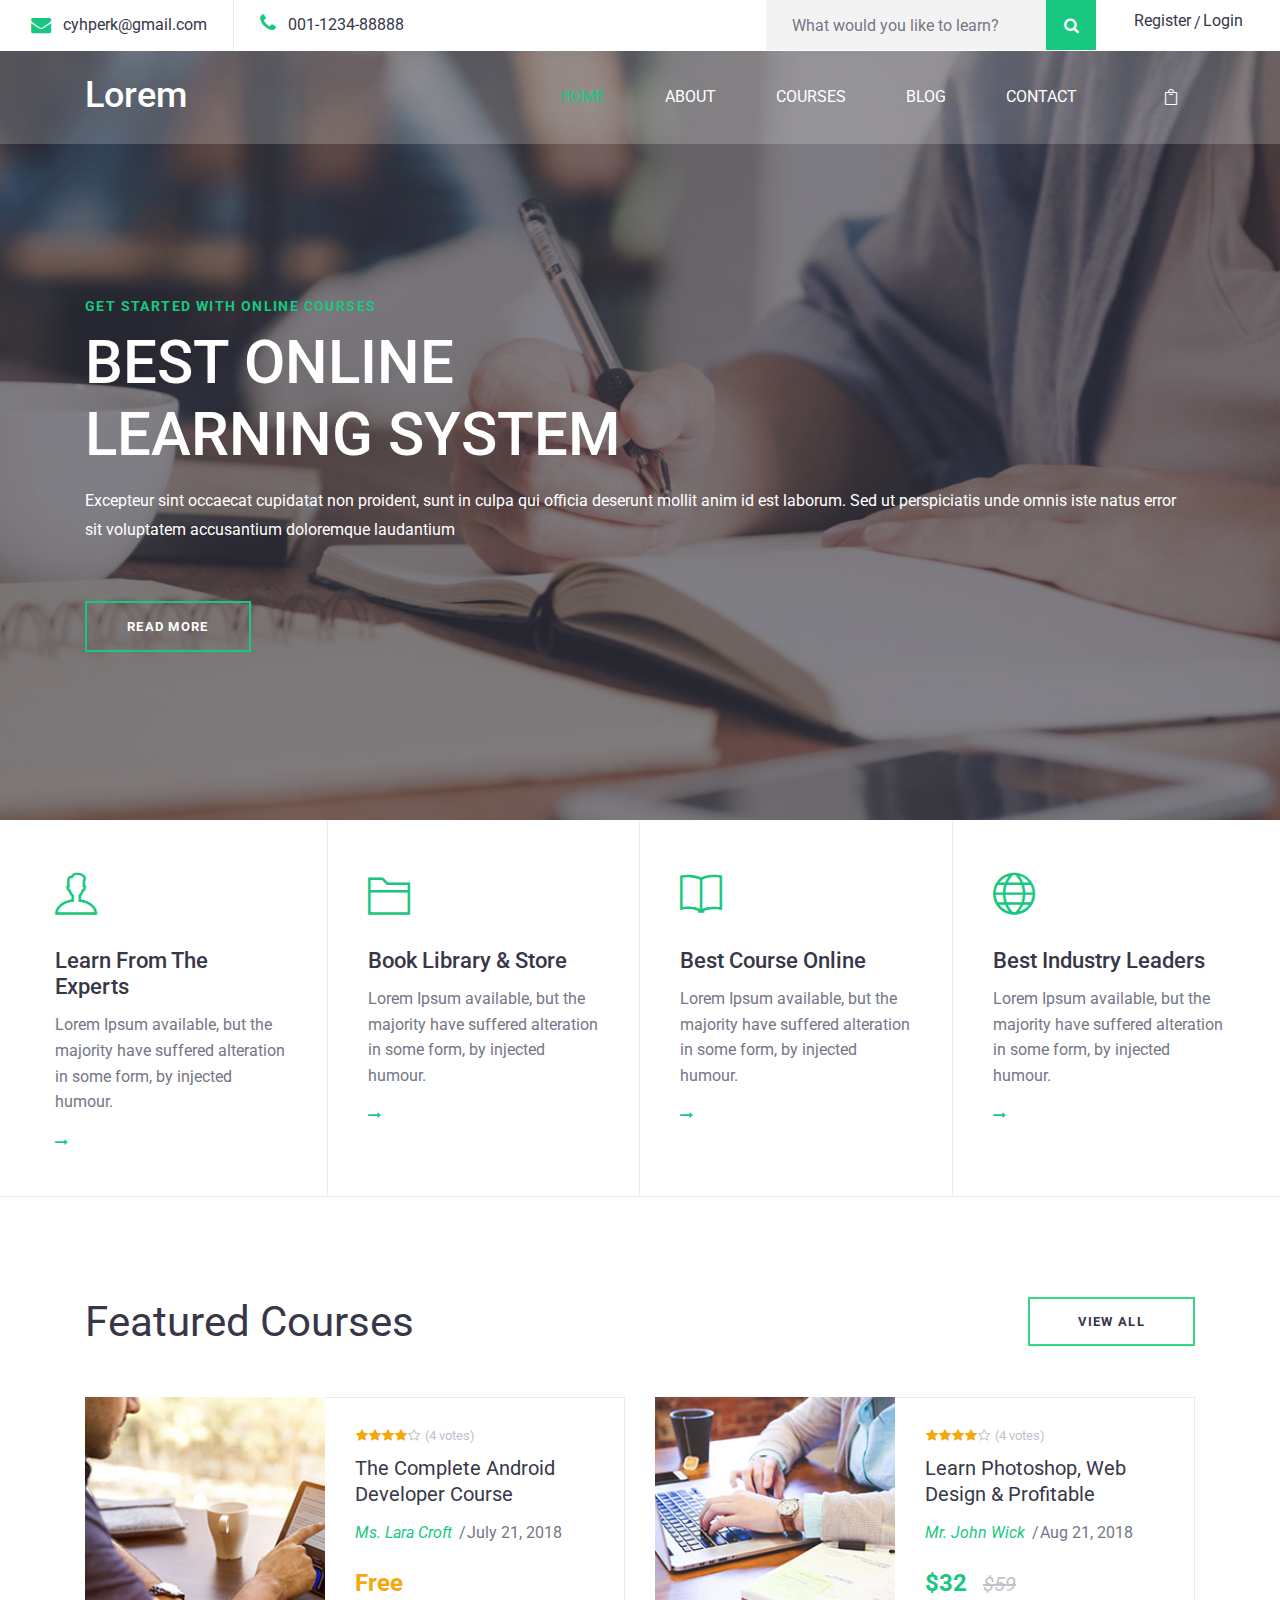
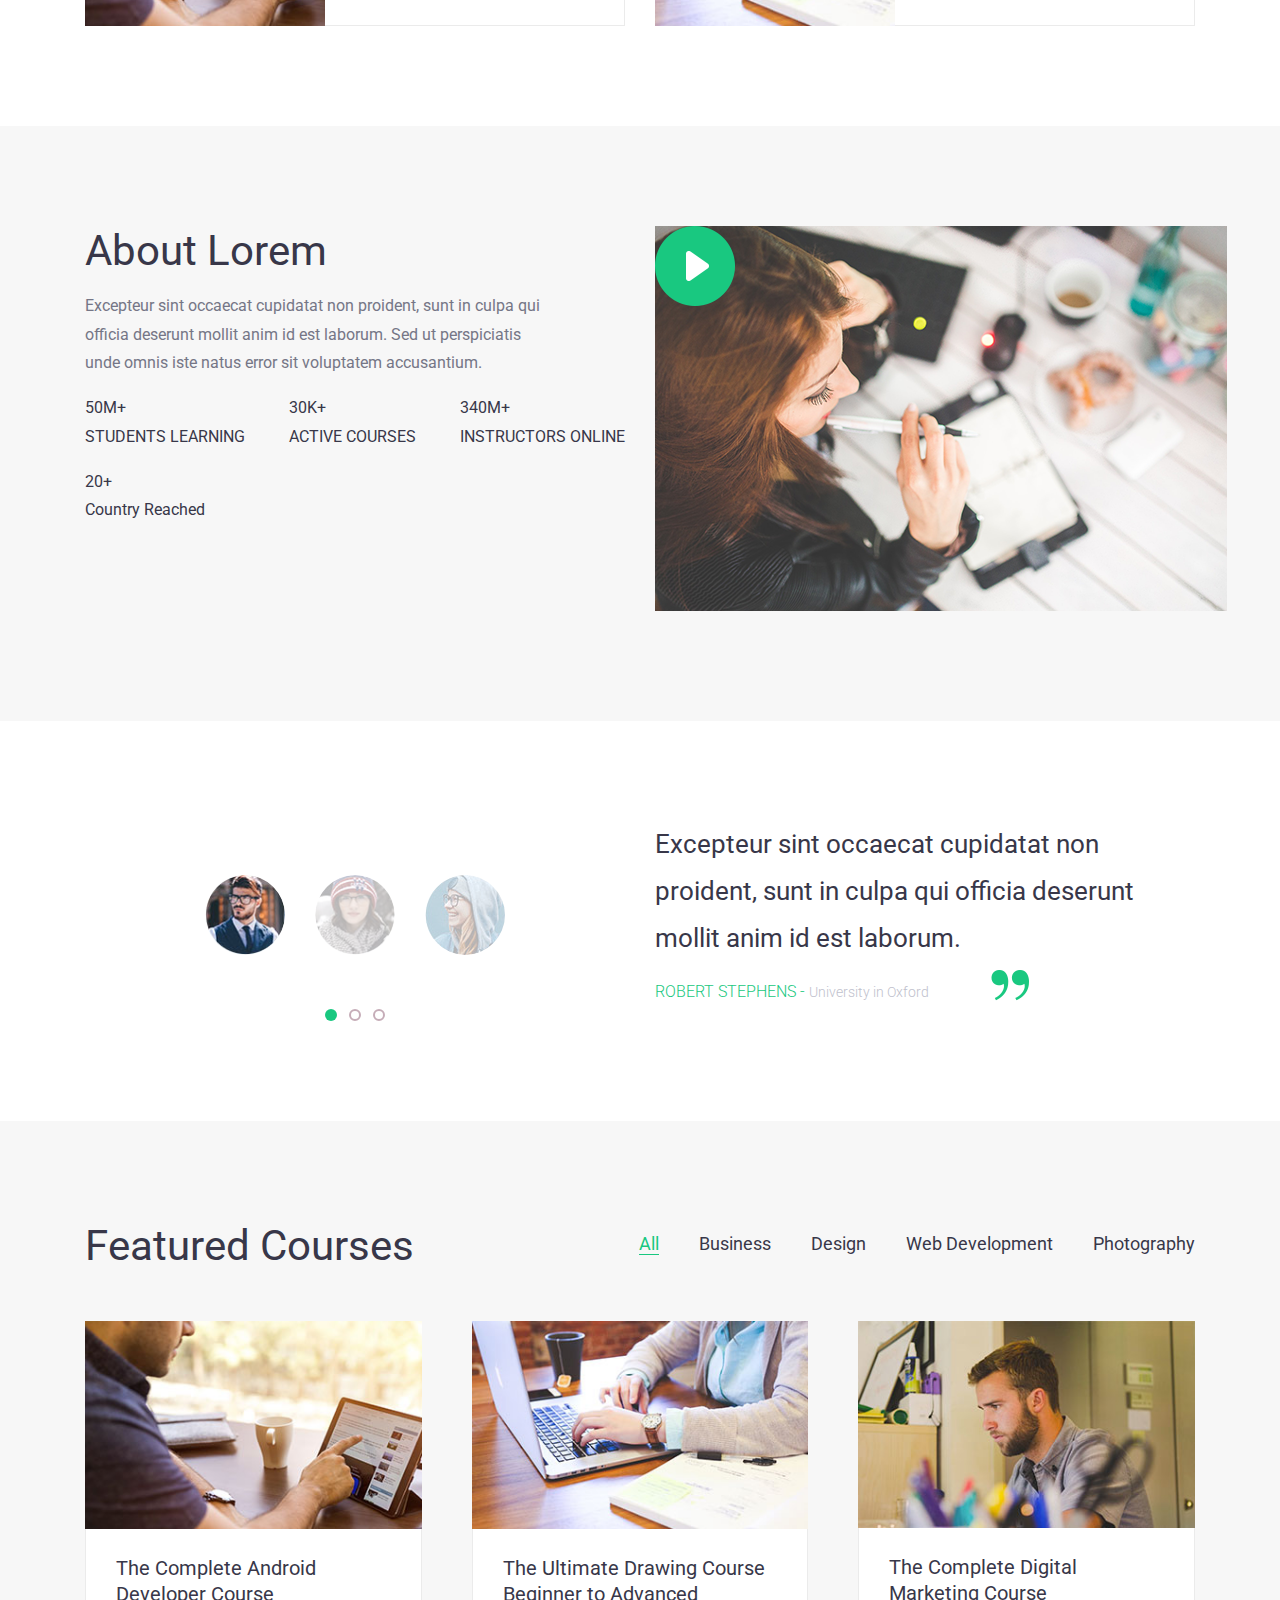
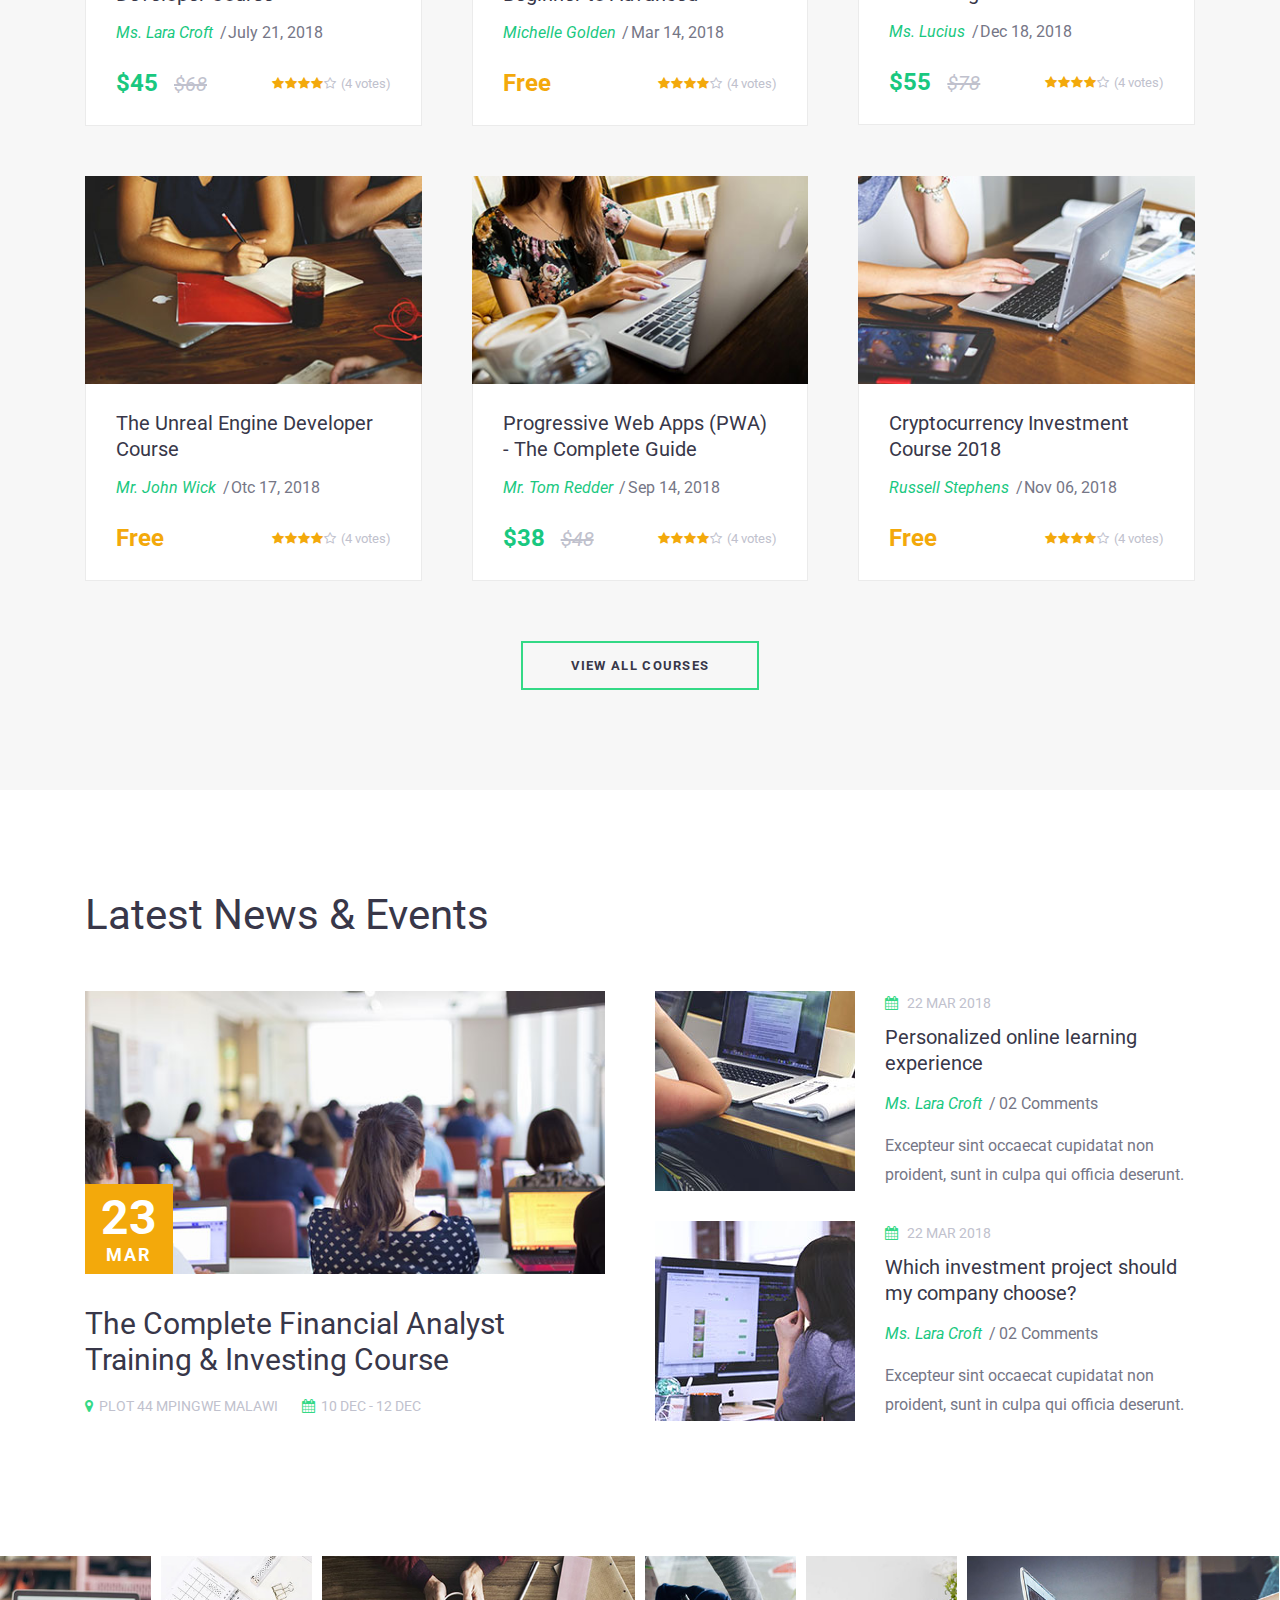
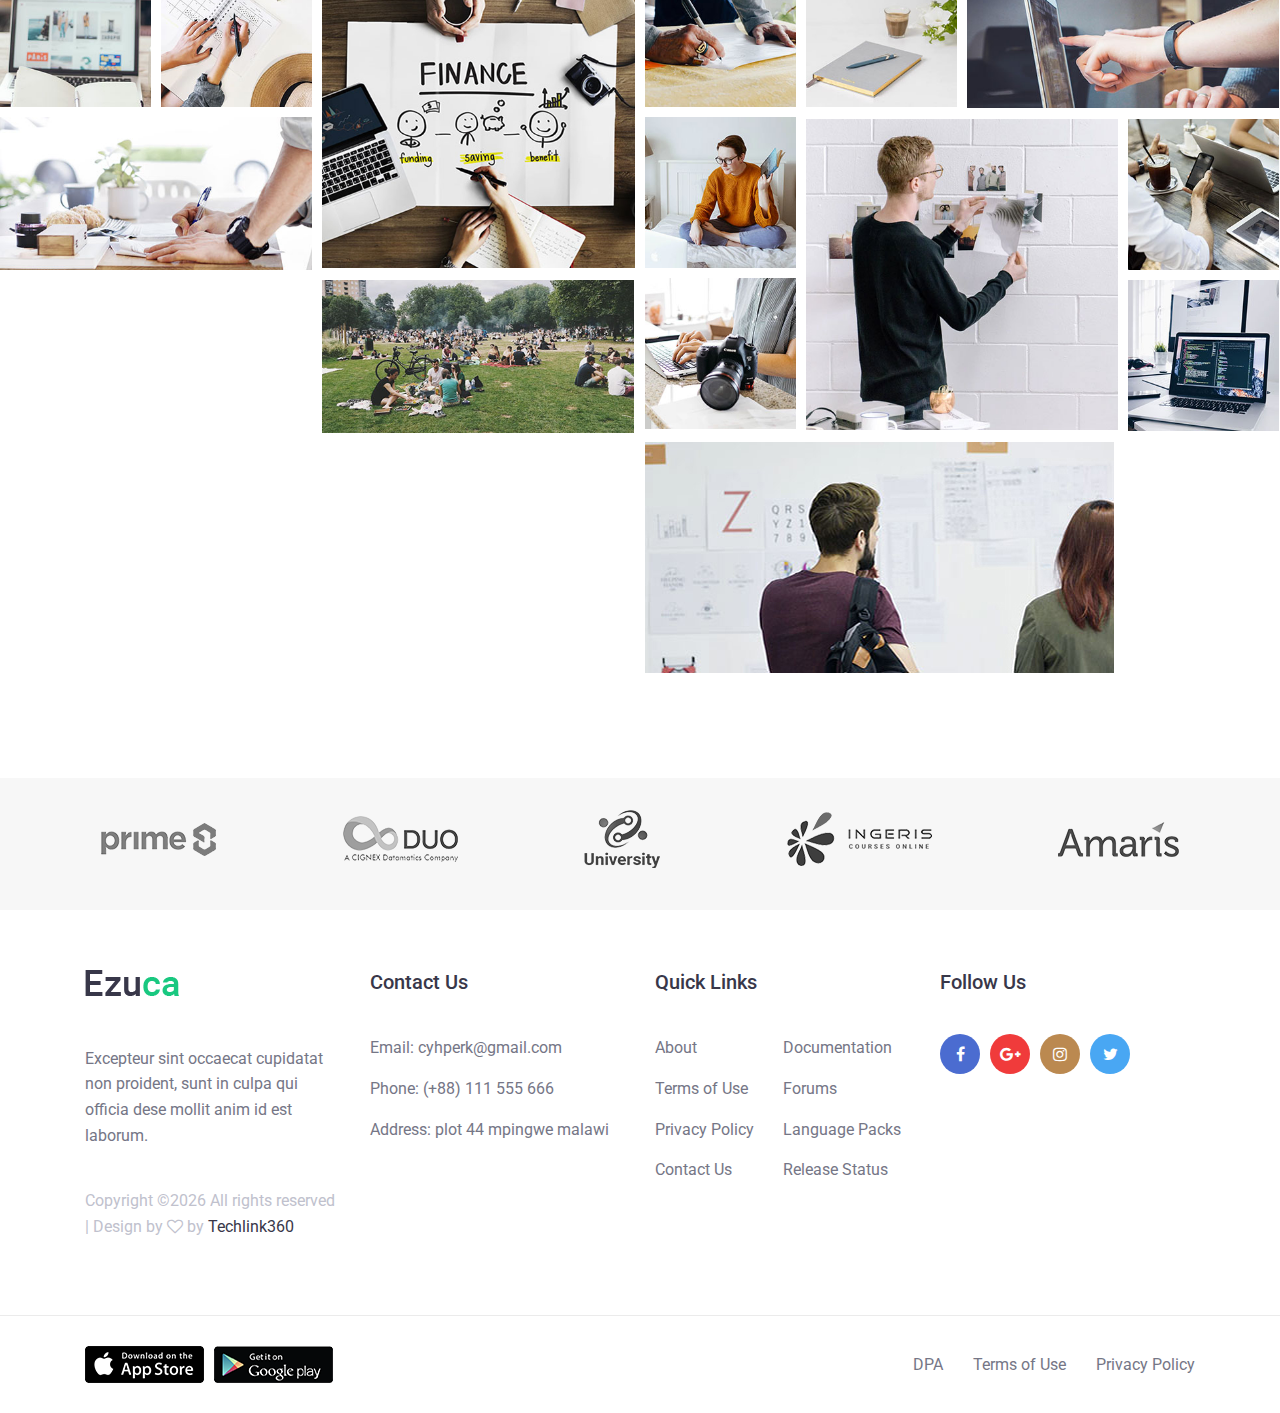
<file: index.html>
<!DOCTYPE html>
<html lang="en">
<head>
    <title>Hello World</title>

    <!-- Required meta tags -->
    <meta charset="utf-8">
    <meta name="viewport" content="width=device-width, initial-scale=1, shrink-to-fit=no">

    <!-- Bootstrap CSS -->
    <link rel="stylesheet" href="css/bootstrap.min.css">

    <!-- FontAwesome CSS -->
    <link rel="stylesheet" href="css/font-awesome.min.css">

    <!-- ElegantFonts CSS -->
    <link rel="stylesheet" href="css/elegant-fonts.css">

    <!-- themify-icons CSS -->
    <link rel="stylesheet" href="css/themify-icons.css">

    <!-- Swiper CSS -->
    <link rel="stylesheet" href="css/swiper.min.css">

    <!-- Styles -->
    <link rel="stylesheet" href="style.css">
</head>
<body>
    <div class="hero-content">
        <header class="site-header">
            <div class="top-header-bar">
                <div class="container-fluid">
                    <div class="row">
                        <div class="col-12 col-lg-6 d-none d-md-flex flex-wrap justify-content-center justify-content-lg-start mb-3 mb-lg-0">
                            <div class="header-bar-email d-flex align-items-center">
                                <i class="fa fa-envelope"></i><a href="#">cyhperk@gmail.com</a>
                            </div><!-- .header-bar-email -->

                            <div class="header-bar-text lg-flex align-items-center">
                                <p><i class="fa fa-phone"></i>001-1234-88888 </p>
                            </div><!-- .header-bar-text -->
                        </div><!-- .col -->

                        <div class="col-12 col-lg-6 d-flex flex-wrap justify-content-center justify-content-lg-end align-items-center">
                            <div class="header-bar-search">
                                <form class="flex align-items-stretch">
                                    <input type="search" placeholder="What would you like to learn?">
                                    <button type="submit" value="" class="flex justify-content-center align-items-center"><i class="fa fa-search"></i></button>
                                </form>
                            </div><!-- .header-bar-search -->

                            <div class="header-bar-menu">
                                <ul class="flex justify-content-center align-items-center py-2 pt-md-0">
                                    <li><a href="#">Register</a></li>
                                    <li><a href="#">Login</a></li>
                                </ul>
                            </div><!-- .header-bar-menu -->
                        </div><!-- .col -->
                    </div><!-- .row -->
                </div><!-- .container-fluid -->
            </div><!-- .top-header-bar -->

            <div class="nav-bar">
                <div class="container">
                    <div class="row">
                        <div class="col-9 col-lg-3">
                            <div class="site-branding">
                                <h1 class="site-title"><a href="index.html" rel="home">Lorem <span></span></a></h1>
                            </div><!-- .site-branding -->
                        </div><!-- .col -->

                        <div class="col-3 col-lg-9 flex justify-content-end align-content-center">
                            <nav class="site-navigation flex justify-content-end align-items-center">
                                <ul class="flex flex-column flex-lg-row justify-content-lg-end align-content-center">
                                    <li class="current-menu-item"><a href="index.html">Home</a></li>
                                    <li><a href="#">About</a></li>
                                    <li><a href="#">Courses</a></li>
                                    <li><a href="#">blog</a></li>
                                    <li><a href="#">Contact</a></li>
                                </ul>

                                <div class="hamburger-menu d-lg-none">
                                    <span></span>
                                    <span></span>
                                    <span></span>
                                    <span></span>
                                </div><!-- .hamburger-menu -->

                                <div class="header-bar-cart">
                                    <a href="#" class="flex justify-content-center align-items-center"><span aria-hidden="true" class="icon_bag_alt"></span></a>
                                </div><!-- .header-bar-search -->
                            </nav><!-- .site-navigation -->
                        </div><!-- .col -->
                    </div><!-- .row -->
                </div><!-- .container -->
            </div><!-- .nav-bar -->
        </header><!-- .site-header -->

        <div class="hero-content-overlay">
            <div class="container">
                <div class="row">
                    <div class="col-12">
                        <div class="hero-content-wrap flex flex-column justify-content-center align-items-start">
                            <header class="entry-header">
                                <h4>Get started with online courses</h4>
                                <h1>best online<br/>Learning system</h1>
                            </header><!-- .entry-header -->

                            <div class="entry-content">
                                <p>Excepteur sint occaecat cupidatat non proident, sunt in culpa qui officia deserunt mollit anim id est laborum. Sed ut perspiciatis unde omnis iste natus error sit voluptatem accusantium doloremque laudantium</p>
                            </div><!-- .entry-content -->

                            <footer class="entry-footer read-more">
                                <a href="#">read more</a>
                            </footer><!-- .entry-footer -->
                        </div><!-- .hero-content-wrap -->
                    </div><!-- .col -->
                </div><!-- .row -->
            </div><!-- .container -->
        </div><!-- .hero-content-hero-content-overlay -->
    </div><!-- .hero-content -->

    <div class="icon-boxes">
        <div class="container-fluid">
            <div class="flex flex-wrap align-items-stretch">
                <div class="icon-box">
                    <div class="icon">
                        <span class="ti-user"></span>
                    </div><!-- .icon -->

                    <header class="entry-header">
                        <h2 class="entry-title">Learn From The Experts</h2>
                    </header><!-- .entry-header -->

                    <div class="entry-content">
                        <p>Lorem Ipsum available, but the majority have suffered alteration in some form, by injected humour.</p>
                    </div><!-- .entry-content -->

                    <footer class="entry-footer read-more">
                        <a href="#">read more<i class="fa fa-long-arrow-right"></i></a>
                    </footer><!-- .entry-footer -->
                </div><!-- .icon-box -->

                <div class="icon-box">
                    <div class="icon">
                        <span class="ti-folder"></span>
                    </div><!-- .icon -->

                    <header class="entry-header">
                        <h2 class="entry-title">Book Library & Store</h2>
                    </header><!-- .entry-header -->

                    <div class="entry-content">
                        <p>Lorem Ipsum available, but the majority have suffered alteration in some form, by injected humour.</p>
                    </div><!-- .entry-content -->

                    <footer class="entry-footer read-more">
                        <a href="#">read more<i class="fa fa-long-arrow-right"></i></a>
                    </footer><!-- .entry-footer -->
                </div><!-- .icon-box -->

                <div class="icon-box">
                    <div class="icon">
                        <span class="ti-book"></span>
                    </div><!-- .icon -->

                    <header class="entry-header">
                        <h2 class="entry-title">Best Course Online</h2>
                    </header><!-- .entry-header -->

                    <div class="entry-content">
                        <p>Lorem Ipsum available, but the majority have suffered alteration in some form, by injected humour.</p>
                    </div><!-- .entry-content -->

                    <footer class="entry-footer read-more">
                        <a href="#">read more<i class="fa fa-long-arrow-right"></i></a>
                    </footer><!-- .entry-footer -->
                </div><!-- .icon-box -->

                <div class="icon-box">
                    <div class="icon">
                        <span class="ti-world"></span>
                    </div><!-- .icon -->

                    <header class="entry-header">
                        <h2 class="entry-title">Best Industry Leaders</h2>
                    </header><!-- .entry-header -->

                    <div class="entry-content">
                        <p>Lorem Ipsum available, but the majority have suffered alteration in some form, by injected humour.</p>
                    </div><!-- .entry-content -->

                    <footer class="entry-footer read-more">
                        <a href="#">read more<i class="fa fa-long-arrow-right"></i></a>
                    </footer><!-- .entry-footer -->
                </div><!-- .icon-box -->
            </div><!-- .row -->
        </div><!-- .container-fluid -->
    </div><!-- .icon-boxes -->

    <section class="featured-courses horizontal-column courses-wrap">
        <div class="container">
            <div class="row">
                <div class="col-12">
                    <header class="heading flex justify-content-between align-items-center">
                        <h2 class="entry-title">Featured Courses</h2>

                        <a class="btn mt-4 mt-sm-0" href="#">view all</a>
                    </header><!-- .heading -->
                </div><!-- .col -->

                <div class="col-12 col-lg-6">
                    <div class="course-content flex flex-wrap justify-content-between align-content-lg-stretch">
                        <figure class="course-thumbnail">
                            <a href="#"><img src="images/1.jpg" alt=""></a>
                        </figure><!-- .course-thumbnail -->

                        <div class="course-content-wrap">
                            <header class="entry-header">
                                <div class="course-ratings flex align-items-center">
                                    <span class="fa fa-star checked"></span>
                                    <span class="fa fa-star checked"></span>
                                    <span class="fa fa-star checked"></span>
                                    <span class="fa fa-star checked"></span>
                                    <span class="fa fa-star-o"></span>

                                    <span class="course-ratings-count">(4 votes)</span>
                                </div><!-- .course-ratings -->

                                <h2 class="entry-title"><a href="#">The Complete Android Developer Course</a></h2>

                                <div class="entry-meta flex flex-wrap align-items-center">
                                    <div class="course-author"><a href="#">Ms. Lara Croft </a></div>

                                    <div class="course-date">July 21, 2018</div>
                                </div><!-- .course-date -->
                            </header><!-- .entry-header -->

                            <footer class="entry-footer flex justify-content-between align-items-center">
                                <div class="course-cost">
                                    <span class="free-cost">Free</span>
                                </div><!-- .course-cost -->
                            </footer><!-- .entry-footer -->
                        </div><!-- .course-content-wrap -->
                    </div><!-- .course-content -->
                </div><!-- .col -->

                <div class="col-12 col-lg-6">
                    <div class="course-content flex flex-wrap justify-content-between align-content-lg-stretch">
                        <figure class="course-thumbnail">
                            <a href="#"><img src="images/2.jpg" alt=""></a>
                        </figure><!-- .course-thumbnail -->

                        <div class="course-content-wrap">
                            <header class="entry-header">
                                <div class="course-ratings flex align-items-center">
                                    <span class="fa fa-star checked"></span>
                                    <span class="fa fa-star checked"></span>
                                    <span class="fa fa-star checked"></span>
                                    <span class="fa fa-star checked"></span>
                                    <span class="fa fa-star-o"></span>

                                    <span class="course-ratings-count">(4 votes)</span>
                                </div><!-- .course-ratings -->

                                <h2 class="entry-title"><a href="#">Learn Photoshop, Web Design & Profitable</a></h2>

                                <div class="entry-meta flex flex-wrap align-items-center">
                                    <div class="course-author"><a href="#">Mr. John Wick</a></div>

                                    <div class="course-date">Aug 21, 2018</div>
                                </div><!-- .course-date -->
                            </header><!-- .entry-header -->

                            <footer class="entry-footer flex justify-content-between align-items-center">
                                <div class="course-cost">
                                    $32 <span class="price-drop">$59</span>
                                </div><!-- .course-cost -->
                            </footer><!-- .entry-footer -->
                        </div><!-- .course-content-wrap -->
                    </div><!-- .course-content -->
                </div><!-- .col -->
            </div><!-- .row -->
        </div><!-- .container -->
    </section><!-- .courses-wrap -->

    <section class="about-section">
        <div class="container">
            <div class="row">
                <div class="col-12 col-lg-6 align-content-lg-stretch">
                    <header class="heading">
                        <h2 class="entry-title">About Lorem </h2>

                        <p>Excepteur sint occaecat cupidatat non proident, sunt in culpa qui officia deserunt mollit anim id est laborum. Sed ut perspiciatis unde omnis iste natus error sit voluptatem accusantium.</p>
                    </header><!-- .heading -->

                    <div class="entry-content Lorem -stats">
                        <div class="stats-wrap flex flex-wrap justify-content-lg-between">
                            <div class="stats-count">
                                50<span>M+</span>
                                <p>STUDENTS LEARNING</p>
                            </div><!-- .stats-count -->

                            <div class="stats-count">
                                30<span>K+</span>
                                <p>ACTIVE COURSES</p>
                            </div><!-- .stats-count -->

                            <div class="stats-count">
                                340<span>M+</span>
                                <p>INSTRUCTORS ONLINE</p>
                            </div><!-- .stats-count -->

                            <div class="stats-count">
                                20<span>+</span>
                                <p>Country Reached</p>
                            </div><!-- .stats-count -->
                        </div><!-- .stats-wrap -->
                    </div><!-- .Lorem -stats -->
                </div><!-- .col -->

                <div class="col-12 col-lg-6 flex align-content-center mt-5 mt-lg-0">
                    <div class="Lorem -video position-relative">
                        <div class="video-play-btn position-absolute">
                            <img src="images/video-icon.png" alt="Video Play">
                        </div><!-- .video-play-btn -->

                        <img src="images/video-screenshot.png" alt="">
                    </div><!-- .Lorem -video -->
                </div><!-- .col -->
            </div><!-- .row -->
        </div><!-- .container -->
    </section><!-- .about-section -->

    <section class="testimonial-section">
        <!-- Swiper -->
        <div class="swiper-container testimonial-slider">
            <div class="swiper-wrapper">
                <div class="swiper-slide">
                    <div class="container">
                        <div class="row">
                            <div class="col-12 col-lg-6 order-2 order-lg-1 flex align-items-center mt-5 mt-lg-0">
                                <figure class="user-avatar">
                                    <img src="images/user-1.jpg" alt="">
                                </figure><!-- .user-avatar -->
                            </div><!-- .col -->

                            <div class="col-12 col-lg-6 order-1 order-lg-2 content-wrap h-100">
                                <div class="entry-content">
                                    <p>Together as teachers, students and universities we can help make this education available for everyone.</p>
                                </div><!-- .entry-content -->

                                <div class="entry-footer">
                                    <h3 class="testimonial-user">Russell Stephens - <span>University in UK</span></h3>
                                </div><!-- .entry-footer -->
                            </div><!-- .col -->
                        </div><!-- .row -->
                    </div><!-- .container -->
                </div><!-- .swiper-slide -->

                <div class="swiper-slide">
                    <div class="container">
                        <div class="row">
                            <div class="col-12 col-lg-6 order-2 order-lg-1 flex align-items-center mt-5 mt-lg-0">
                                <figure class="user-avatar">
                                    <img src="images/user-2.jpg" alt="">
                                </figure><!-- .user-avatar -->
                            </div><!-- .col -->

                            <div class="col-12 col-lg-6 order-1 order-lg-2 content-wrap h-100">
                                <div class="entry-content">
                                    <p>Excepteur sint occaecat cupidatat non proident, sunt in culpa qui officia deserunt mollit anim id est laborum.</p>
                                </div><!-- .entry-content -->

                                <div class="entry-footer">
                                    <h3 class="testimonial-user">Robert Stephens - <span>University in Oxford</span></h3>
                                </div><!-- .entry-footer -->
                            </div><!-- .col -->
                        </div><!-- .row -->
                    </div><!-- .container -->
                </div><!-- .swiper-slide -->

                <div class="swiper-slide">
                    <div class="container">
                        <div class="row">
                            <div class="col-12 col-lg-6 flex order-2 order-lg-1 align-items-center mt-5 mt-lg-0">
                                <figure class="user-avatar">
                                    <img src="images/user-3.jpg" alt="">
                                </figure><!-- .user-avatar -->
                            </div><!-- .col -->

                            <div class="col-12 col-lg-6 order-1 order-lg-2 content-wrap h-100">
                                <div class="entry-content">
                                    <p>Lorem Ipsum available, but the majority have suffered alteration in some form, by injected humour.</p>
                                </div><!-- .entry-content -->

                                <div class="entry-footer">
                                    <h3 class="testimonial-user">James Stephens - <span>University in Cambridge</span></h3>
                                </div><!-- .entry-footer -->
                            </div><!-- .col -->
                        </div><!-- .row -->
                    </div><!-- .container -->
                </div><!-- .swiper-slide -->
            </div><!-- .swiper-wrapper -->

            <div class="container">
                <div class="row">
                    <div class="col-12 col-lg-6 mt-5 mt-lg-0">
                        <div class="swiper-pagination position-relative flex justify-content-center align-items-center"></div>
                    </div><!-- .col -->
                </div><!-- .row -->
            </div><!-- .container -->
        </div><!-- .testimonial-slider -->
    </section><!-- .testimonial-section -->

    <section class="featured-courses vertical-column courses-wrap">
        <div class="container">
            <div class="row mx-m-25">
                <div class="col-12 px-25">
                    <header class="heading flex flex-wrap justify-content-between align-items-center">
                        <h2 class="entry-title">Featured Courses</h2>

                        <nav class="courses-menu mt-3 mt-lg-0">
                            <ul class="flex flex-wrap justify-content-md-end align-items-center">
                                <li class="active"><a href="#">All</a></li>
                                <li><a href="#">Business</a></li>
                                <li><a href="#">Design</a></li>
                                <li><a href="#">Web Development</a></li>
                                <li><a href="#">Photography</a></li>
                            </ul>
                        </nav><!-- .courses-menu -->
                    </header><!-- .heading -->
                </div><!-- .col -->

                <div class="col-12 col-md-6 col-lg-4 px-25">
                    <div class="course-content">
                        <figure class="course-thumbnail">
                            <a href="#"><img src="images/1.jpg" alt=""></a>
                        </figure><!-- .course-thumbnail -->

                        <div class="course-content-wrap">
                            <header class="entry-header">
                                <h2 class="entry-title"><a href="#">The Complete Android Developer Course</a></h2>

                                <div class="entry-meta flex align-items-center">
                                    <div class="course-author"><a href="#">Ms. Lara Croft </a></div>

                                    <div class="course-date">July 21, 2018</div>
                                </div><!-- .course-date -->
                            </header><!-- .entry-header -->

                            <footer class="entry-footer flex justify-content-between align-items-center">
                                <div class="course-cost">
                                    $45 <span class="price-drop">$68</span>
                                </div><!-- .course-cost -->

                                <div class="course-ratings flex justify-content-end align-items-center">
                                    <span class="fa fa-star checked"></span>
                                    <span class="fa fa-star checked"></span>
                                    <span class="fa fa-star checked"></span>
                                    <span class="fa fa-star checked"></span>
                                    <span class="fa fa-star-o"></span>

                                    <span class="course-ratings-count">(4 votes)</span>
                                </div><!-- .course-ratings -->
                            </footer><!-- .entry-footer -->
                        </div><!-- .course-content-wrap -->
                    </div><!-- .course-content -->
                </div><!-- .col -->

                <div class="col-12 col-md-6 col-lg-4 px-25">
                    <div class="course-content">
                        <figure class="course-thumbnail">
                            <a href="#"><img src="images/2.jpg" alt=""></a>
                        </figure><!-- .course-thumbnail -->

                        <div class="course-content-wrap">
                            <header class="entry-header">
                                <h2 class="entry-title"><a href="#">The Ultimate Drawing Course Beginner to Advanced</a></h2>

                                <div class="entry-meta flex align-items-center">
                                    <div class="course-author"><a href="#">Michelle Golden</a></div>

                                    <div class="course-date">Mar 14, 2018</div>
                                </div><!-- .course-date -->
                            </header><!-- .entry-header -->

                            <footer class="entry-footer flex justify-content-between align-items-center">
                                <div class="course-cost">
                                    <span class="free-cost">Free</span>
                                </div><!-- .price-drop -->

                                <div class="course-ratings flex justify-content-end align-items-center">
                                    <span class="fa fa-star checked"></span>
                                    <span class="fa fa-star checked"></span>
                                    <span class="fa fa-star checked"></span>
                                    <span class="fa fa-star checked"></span>
                                    <span class="fa fa-star-o"></span>

                                    <span class="course-ratings-count">(4 votes)</span>
                                </div><!-- .course-ratings -->
                            </footer><!-- .entry-footer -->
                        </div><!-- .course-content-wrap -->
                    </div><!-- .course-content -->
                </div><!-- .col -->

                <div class="col-12 col-md-6 col-lg-4 px-25">
                    <div class="course-content">
                        <figure class="course-thumbnail">
                            <a href="#"><img src="images/3.jpg" alt=""></a>
                        </figure><!-- .course-thumbnail -->

                        <div class="course-content-wrap">
                            <header class="entry-header">
                                <h2 class="entry-title"><a href="#">The Complete Digital Marketing Course</a></h2>

                                <div class="entry-meta flex align-items-center">
                                    <div class="course-author"><a href="#">Ms. Lucius</a></div>

                                    <div class="course-date">Dec 18, 2018</div>
                                </div><!-- .course-date -->
                            </header><!-- .entry-header -->

                            <footer class="entry-footer flex justify-content-between align-items-center">
                                <div class="course-cost">
                                    $55 <span class="price-drop">$78</span>
                                </div><!-- .course-cost -->

                                <div class="course-ratings flex justify-content-end align-items-center">
                                    <span class="fa fa-star checked"></span>
                                    <span class="fa fa-star checked"></span>
                                    <span class="fa fa-star checked"></span>
                                    <span class="fa fa-star checked"></span>
                                    <span class="fa fa-star-o"></span>

                                    <span class="course-ratings-count">(4 votes)</span>
                                </div><!-- .course-ratings -->
                            </footer><!-- .entry-footer -->
                        </div><!-- .course-content-wrap -->
                    </div><!-- .course-content -->
                </div><!-- .col -->

                <div class="col-12 col-md-6 col-lg-4 px-25">
                    <div class="course-content">
                        <figure class="course-thumbnail">
                            <a href="#"><img src="images/4.jpg" alt=""></a>
                        </figure><!-- .course-thumbnail -->

                        <div class="course-content-wrap">
                            <header class="entry-header">
                                <h2 class="entry-title"><a href="#">The Unreal Engine Developer Course</a></h2>

                                <div class="entry-meta flex align-items-center">
                                    <div class="course-author"><a href="#">Mr. John Wick</a></div>

                                    <div class="course-date">Otc 17, 2018</div>
                                </div><!-- .course-date -->
                            </header><!-- .entry-header -->

                            <footer class="entry-footer flex justify-content-between align-items-center">
                                <div class="course-cost">
                                    <span class="free-cost">Free</span>
                                </div><!-- .course-cost -->

                                <div class="course-ratings flex justify-content-end align-items-center">
                                    <span class="fa fa-star checked"></span>
                                    <span class="fa fa-star checked"></span>
                                    <span class="fa fa-star checked"></span>
                                    <span class="fa fa-star checked"></span>
                                    <span class="fa fa-star-o"></span>

                                    <span class="course-ratings-count">(4 votes)</span>
                                </div><!-- .course-ratings -->
                            </footer><!-- .entry-footer -->
                        </div><!-- .course-content-wrap -->
                    </div><!-- .course-content -->
                </div><!-- .col -->

                <div class="col-12 col-md-6 col-lg-4 px-25">
                    <div class="course-content">
                        <figure class="course-thumbnail">
                            <a href="#"><img src="images/5.jpg" alt=""></a>
                        </figure><!-- .course-thumbnail -->

                        <div class="course-content-wrap">
                            <header class="entry-header">
                                <h2 class="entry-title"><a href="#">Progressive Web Apps (PWA) - The Complete Guide</a></h2>

                                <div class="entry-meta flex align-items-center">
                                    <div class="course-author"><a href="#">Mr. Tom Redder</a></div>

                                    <div class="course-date">Sep 14, 2018</div>
                                </div><!-- .course-date -->
                            </header><!-- .entry-header -->

                            <footer class="entry-footer flex justify-content-between align-items-center">
                                <div class="course-cost">
                                    $38 <span class="price-drop">$48</span>
                                </div><!-- .course-cost -->

                                <div class="course-ratings flex justify-content-end align-items-center">
                                    <span class="fa fa-star checked"></span>
                                    <span class="fa fa-star checked"></span>
                                    <span class="fa fa-star checked"></span>
                                    <span class="fa fa-star checked"></span>
                                    <span class="fa fa-star-o"></span>

                                    <span class="course-ratings-count">(4 votes)</span>
                                </div><!-- .course-ratings -->
                            </footer><!-- .entry-footer -->
                        </div><!-- .course-content-wrap -->
                    </div><!-- .course-content -->
                </div><!-- .col -->

                <div class="col-12 col-md-6 col-lg-4 px-25">
                    <div class="course-content">
                        <figure class="course-thumbnail">
                            <a href="#"><img src="images/6.jpg" alt=""></a>
                        </figure><!-- .course-thumbnail -->

                        <div class="course-content-wrap">
                            <header class="entry-header">
                                <h2 class="entry-title"><a href="#">Cryptocurrency Investment Course 2018</a></h2>

                                <div class="entry-meta flex align-items-center">
                                    <div class="course-author"><a href="#">Russell Stephens</a></div>

                                    <div class="course-date">Nov 06, 2018</div>
                                </div><!-- .course-date -->
                            </header><!-- .entry-header -->

                            <footer class="entry-footer flex justify-content-between align-items-center">
                                <div class="course-cost">
                                    <span class="free-cost">Free</span>
                                </div><!-- .course-cost -->

                                <div class="course-ratings flex justify-content-end align-items-center">
                                    <span class="fa fa-star checked"></span>
                                    <span class="fa fa-star checked"></span>
                                    <span class="fa fa-star checked"></span>
                                    <span class="fa fa-star checked"></span>
                                    <span class="fa fa-star-o"></span>

                                    <span class="course-ratings-count">(4 votes)</span>
                                </div><!-- .course-ratings -->
                            </footer><!-- .entry-footer -->
                        </div><!-- .course-content-wrap -->
                    </div><!-- .course-content -->
                </div><!-- .col -->

                <div class="col-12 px-25 flex justify-content-center">
                    <a class="btn" href="#">view all courses</a>
                </div><!-- .col -->
            </div><!-- .row -->
        </div><!-- .container -->
    </section><!-- .courses-wrap -->

    <section class="latest-news-events">
        <div class="container">
            <div class="row">
                <div class="col-12">
                    <header class="heading flex justify-content-between align-items-center">
                        <h2 class="entry-title">Latest News & Events</h2>
                    </header><!-- .heading -->
                </div><!-- .col -->

                <div class="col-12 col-lg-6">
                    <div class="featured-event-content">
                        <figure class="event-thumbnail position-relative m-0">
                            <a href="#"><img src="images/event-1.jpg" alt=""></a>

                            <div class="posted-date position-absolute">
                                <div class="day">23</div>
                                <div class="month">mar</div>
                            </div><!-- .posted-date -->
                        </figure><!-- .event-thumbnail -->

                        <header class="entry-header flex flex-wrap align-items-center">
                            <h2 class="entry-title"><a href="#">The Complete Financial Analyst Training & Investing Course</a></h2>

                            <div class="event-location"><i class="fa fa-map-marker"></i>plot 44 mpingwe malawi</div>

                            <div class="event-duration"><i class="fa fa-calendar"></i>10 Dec - 12 dec</div>
                        </header><!-- .entry-header -->
                    </div><!-- .featured-event-content -->
                </div><!-- .col -->

                <div class="col-12 col-lg-6 mt-5 mt-lg-0">
                    <div class="event-content flex flex-wrap justify-content-between align-content-stretch">
                        <figure class="event-thumbnail">
                            <a href="#"><img src="images/event-2.jpg" alt=""></a>
                        </figure><!-- .course-thumbnail -->

                        <div class="event-content-wrap">
                            <header class="entry-header">
                                <div class="posted-date">
                                    <i class="fa fa-calendar"></i> 22 Mar 2018
                                </div><!-- .posted-date -->

                                <h2 class="entry-title"><a href="#">Personalized online learning experience</a></h2>

                                <div class="entry-meta flex flex-wrap align-items-center">
                                    <div class="post-author"><a href="#">Ms. Lara Croft </a></div>

                                    <div class="post-comments">02 Comments  </div>
                                </div><!-- .entry-meta -->
                            </header><!-- .entry-header -->

                            <div class="entry-content">
                                <p>Excepteur sint occaecat cupidatat non proident, sunt in culpa qui officia deserunt.</p>
                            </div><!-- .entry-content -->
                        </div><!-- .event-content-wrap -->
                    </div><!-- .event-content -->

                    <div class="event-content flex flex-wrap justify-content-between align-content-lg-stretch">
                        <figure class="event-thumbnail">
                            <a href="#"><img src="images/event-3.jpg" alt=""></a>
                        </figure><!-- .course-thumbnail -->

                        <div class="event-content-wrap">
                            <header class="entry-header">
                                <div class="posted-date">
                                    <i class="fa fa-calendar"></i> 22 Mar 2018
                                </div><!-- .posted-date -->

                                <h2 class="entry-title"><a href="#">Which investment project should my company choose?</a></h2>

                                <div class="entry-meta flex flex-wrap align-items-center">
                                    <div class="post-author"><a href="#">Ms. Lara Croft </a></div>

                                    <div class="post-comments">02 Comments  </div>
                                </div><!-- .entry-meta -->
                            </header><!-- .entry-header -->

                            <div class="entry-content">
                                <p>Excepteur sint occaecat cupidatat non proident, sunt in culpa qui officia deserunt.</p>
                            </div><!-- .entry-content -->
                        </div><!-- .event-content-wrap -->
                    </div><!-- .event-content -->
                </div><!-- .col -->
            </div><!-- .row -->
        </div><!-- .container -->
    </section><!-- .latest-news-events -->

    <section class="home-gallery">
        <div class="gallery-wrap flex flex-wrap">
            <div class="gallery-grid gallery-grid1x1">
                <a href="#"><img src="images/a.jpg" alt=""></a>
            </div><!-- .gallery-grid -->

            <div class="gallery-grid gallery-grid1x1">
                <a href="#"><img src="images/b.jpg" alt=""></a>
            </div><!-- .gallery-grid -->

            <div class="gallery-grid gallery-grid2x2">
                <a href="#"><img src="images/c.jpg" alt=""></a>
            </div><!-- .gallery-grid -->

            <div class="gallery-grid gallery-grid1x1">
                <a href="#"><img src="images/d.jpg" alt=""></a>
            </div><!-- .gallery-grid -->

            <div class="gallery-grid gallery-grid1x1">
                <a href="#"><img src="images/e.jpg" alt=""></a>
            </div><!-- .gallery-grid -->

            <div class="gallery-grid gallery-grid2x1">
                <a href="#"><img src="images/g.jpg" alt=""></a>
            </div><!-- .gallery-grid -->

            <div class="gallery-grid gallery-grid2x1">
                <a href="#"><img src="images/h.jpg" alt=""></a>
            </div><!-- .gallery-grid -->

            <div class="gallery-grid gallery-grid1x1">
                <a href="#"><img src="images/i.jpg" alt=""></a>
            </div><!-- .gallery-grid -->

            <div class="gallery-grid gallery-grid2x2 ">
                <a href="#"><img src="images/j.jpg" alt=""></a>
            </div><!-- .gallery-grid -->

            <div class="gallery-grid gallery-grid1x1">
                <a href="#"><img src="images/k.jpg" alt=""></a>
            </div><!-- .gallery-grid -->

            <div class="gallery-grid gallery-grid1x1">
                <a href="#"><img src="images/l.jpg" alt=""></a>
            </div><!-- .gallery-grid -->

            <div class="gallery-grid gallery-grid2x1">
                <a href="#"><img src="images/m.jpg" alt=""></a>
            </div><!-- .gallery-grid -->

            <div class="gallery-grid gallery-grid3x1">
                <a href="#"><img src="images/n.jpg" alt=""></a>
            </div><!-- .gallery-grid -->

            <div class="gallery-grid gallery-grid1x1">
                <a href="#"><img src="images/o.jpg" alt=""></a>
            </div><!-- .gallery-grid -->
        </div><!-- .gallery-wrap -->
    </section><!-- .home-gallery -->

    <div class="clients-logo">
        <div class="container">
            <div class="row">
                <div class="col-12 flex flex-wrap justify-content-center justify-content-lg-between align-items-center">
                    <div class="logo-wrap">
                        <img src="images/logo-1.png" alt="">
                    </div><!-- .logo-wrap -->

                    <div class="logo-wrap">
                        <img src="images/logo-2.png" alt="">
                    </div><!-- .logo-wrap -->

                    <div class="logo-wrap">
                        <img src="images/logo-3.png" alt="">
                    </div><!-- .logo-wrap -->

                    <div class="logo-wrap">
                        <img src="images/logo-4.png" alt="">
                    </div><!-- .logo-wrap -->

                    <div class="logo-wrap">
                        <img src="images/logo-5.png" alt="">
                    </div><!-- .logo-wrap -->
                </div><!-- .col -->
            </div><!-- .row -->
        </div><!-- .container -->
    </div><!-- .clients-logo -->

    <footer class="site-footer">
        <div class="footer-widgets">
            <div class="container">
                <div class="row">
                    <div class="col-12 col-md-6 col-lg-3">
                        <div class="foot-about">
                            <a class="foot-logo" href="#"><img src="images/foot-logo.png" alt=""></a>

                            <p>Excepteur sint occaecat cupidatat non proident, sunt in culpa qui officia dese mollit anim id est laborum. </p>

                            <p class="footer-copyright"><!-- Link back to Techlink360 can't be removed. Template is licensed under CC BY 3.0. -->
Copyright &copy;<script>document.write(new Date().getFullYear());</script> All rights reserved | Design by <i class="fa fa-heart-o" aria-hidden="true"></i> by <a href="#" target="_blank">Techlink360</a>
<!-- Link back to Techlink360 can't be removed. Template is licensed under CC BY 3.0. --></p>
                        </div><!-- .foot-about -->
                    </div><!-- .col -->

                    <div class="col-12 col-md-6 col-lg-3 mt-5 mt-md-0">
                        <div class="foot-contact">
                            <h2>Contact Us</h2>

                            <ul>
                                <li>Email: cyhperk@gmail.com</li>
                                <li>Phone: (+88) 111 555 666</li>
                                <li>Address: plot 44 mpingwe malawi</li>
                            </ul>
                        </div><!-- .foot-contact -->
                    </div><!-- .col -->

                    <div class="col-12 col-md-6 col-lg-3 mt-5 mt-lg-0">
                        <div class="quick-links flex flex-wrap">
                            <h2 class="w-100">Quick Links</h2>

                            <ul class="w-50">
                                <li><a href="#">About </a></li>
                                <li><a href="#">Terms of Use </a></li>
                                <li><a href="#">Privacy Policy </a></li>
                                <li><a href="#">Contact Us</a></li>
                            </ul>

                            <ul class="w-50">
                                <li><a href="#">Documentation</a></li>
                                <li><a href="#">Forums</a></li>
                                <li><a href="#">Language Packs</a></li>
                                <li><a href="#">Release Status</a></li>
                            </ul>
                        </div><!-- .quick-links -->
                    </div><!-- .col -->

                    <div class="col-12 col-md-6 col-lg-3 mt-5 mt-lg-0">
                        <div class="follow-us">
                            <h2>Follow Us</h2>

                            <ul class="follow-us flex flex-wrap align-items-center">
                                <li><a href="#"><i class="fa fa-facebook"></i></a></li>
                                <li><a href="#"><i class="fa fa-google-plus"></i></a></li>
                                <li><a href="#"><i class="fa fa-instagram"></i></a></li>
                                <li><a href="#"><i class="fa fa-twitter"></i></a></li>
                            </ul>
                        </div><!-- .quick-links -->
                    </div><!-- .col -->
                </div><!-- .row -->
            </div><!-- .container -->
        </div><!-- .footer-widgets -->

        <div class="footer-bar">
            <div class="container">
                <div class="row flex-wrap justify-content-center justify-content-lg-between align-items-center">
                    <div class="col-12 col-lg-6">
                        <div class="download-apps flex flex-wrap justify-content-center justify-content-lg-start align-items-center">
                            <a href="#"><img src="images/app-store.png" alt=""></a>
                            <a href="#"><img src="images/play-store.png" alt=""></a>
                        </div><!-- .download-apps -->

                    </div>

                    <div class="col-12 col-lg-6 mt-4 mt-lg-0">
                        <div class="footer-bar-nav">
                            <ul class="flex flex-wrap justify-content-center justify-content-lg-end align-items-center">
                                <li><a href="#">DPA</a></li>
                                <li><a href="#">Terms of Use</a></li>
                                <li><a href="#">Privacy Policy</a></li>
                            </ul>
                        </div><!-- .footer-bar-nav -->
                    </div><!-- .col-12 -->
                </div><!-- .row -->
            </div><!-- .container -->
        </div><!-- .footer-bar -->
    </footer><!-- .site-footer -->

<script type='text/javascript' src='js/jquery.js'></script>
<script type='text/javascript' src='js/swiper.min.js'></script>
<script type='text/javascript' src='js/masonry.pkgd.min.js'></script>
<script type='text/javascript' src='js/jquery.collapsible.min.js'></script>
<script type='text/javascript' src='js/custom.js'></script>

</body>
</html>
</file>
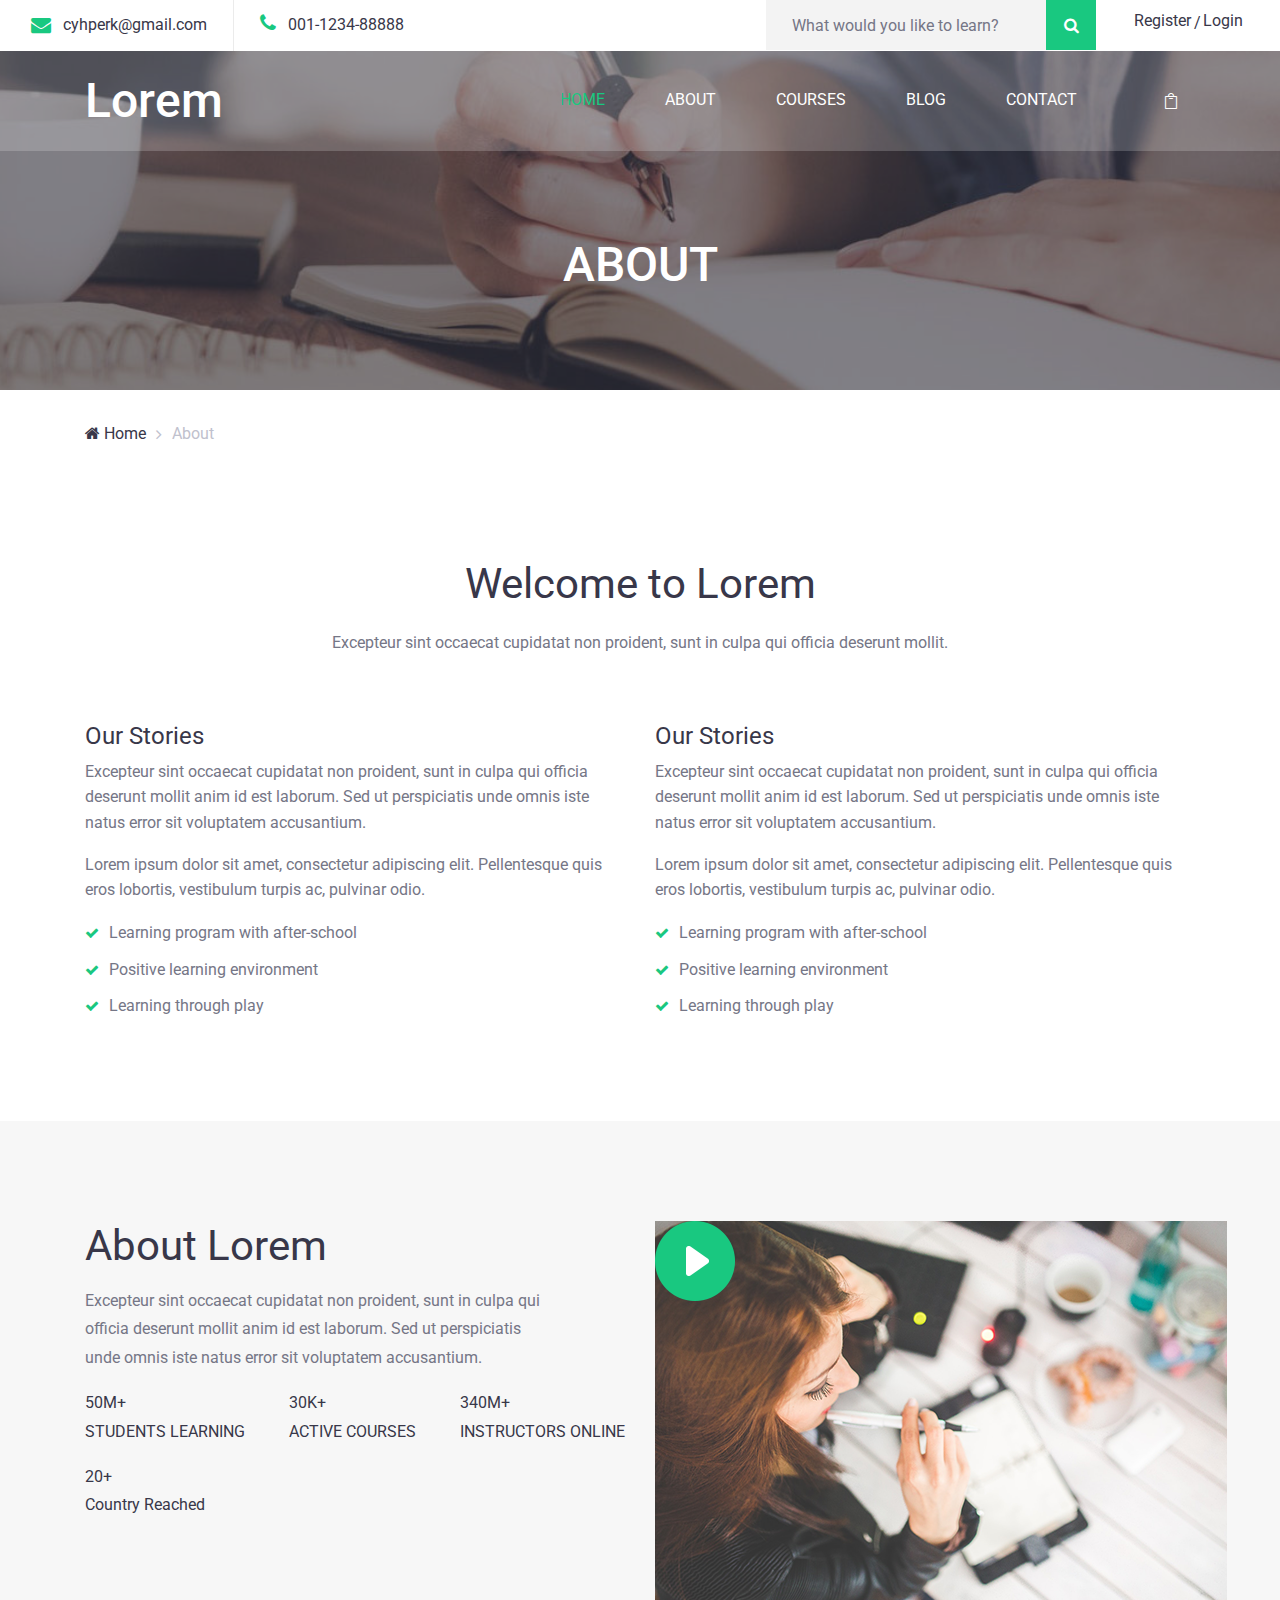
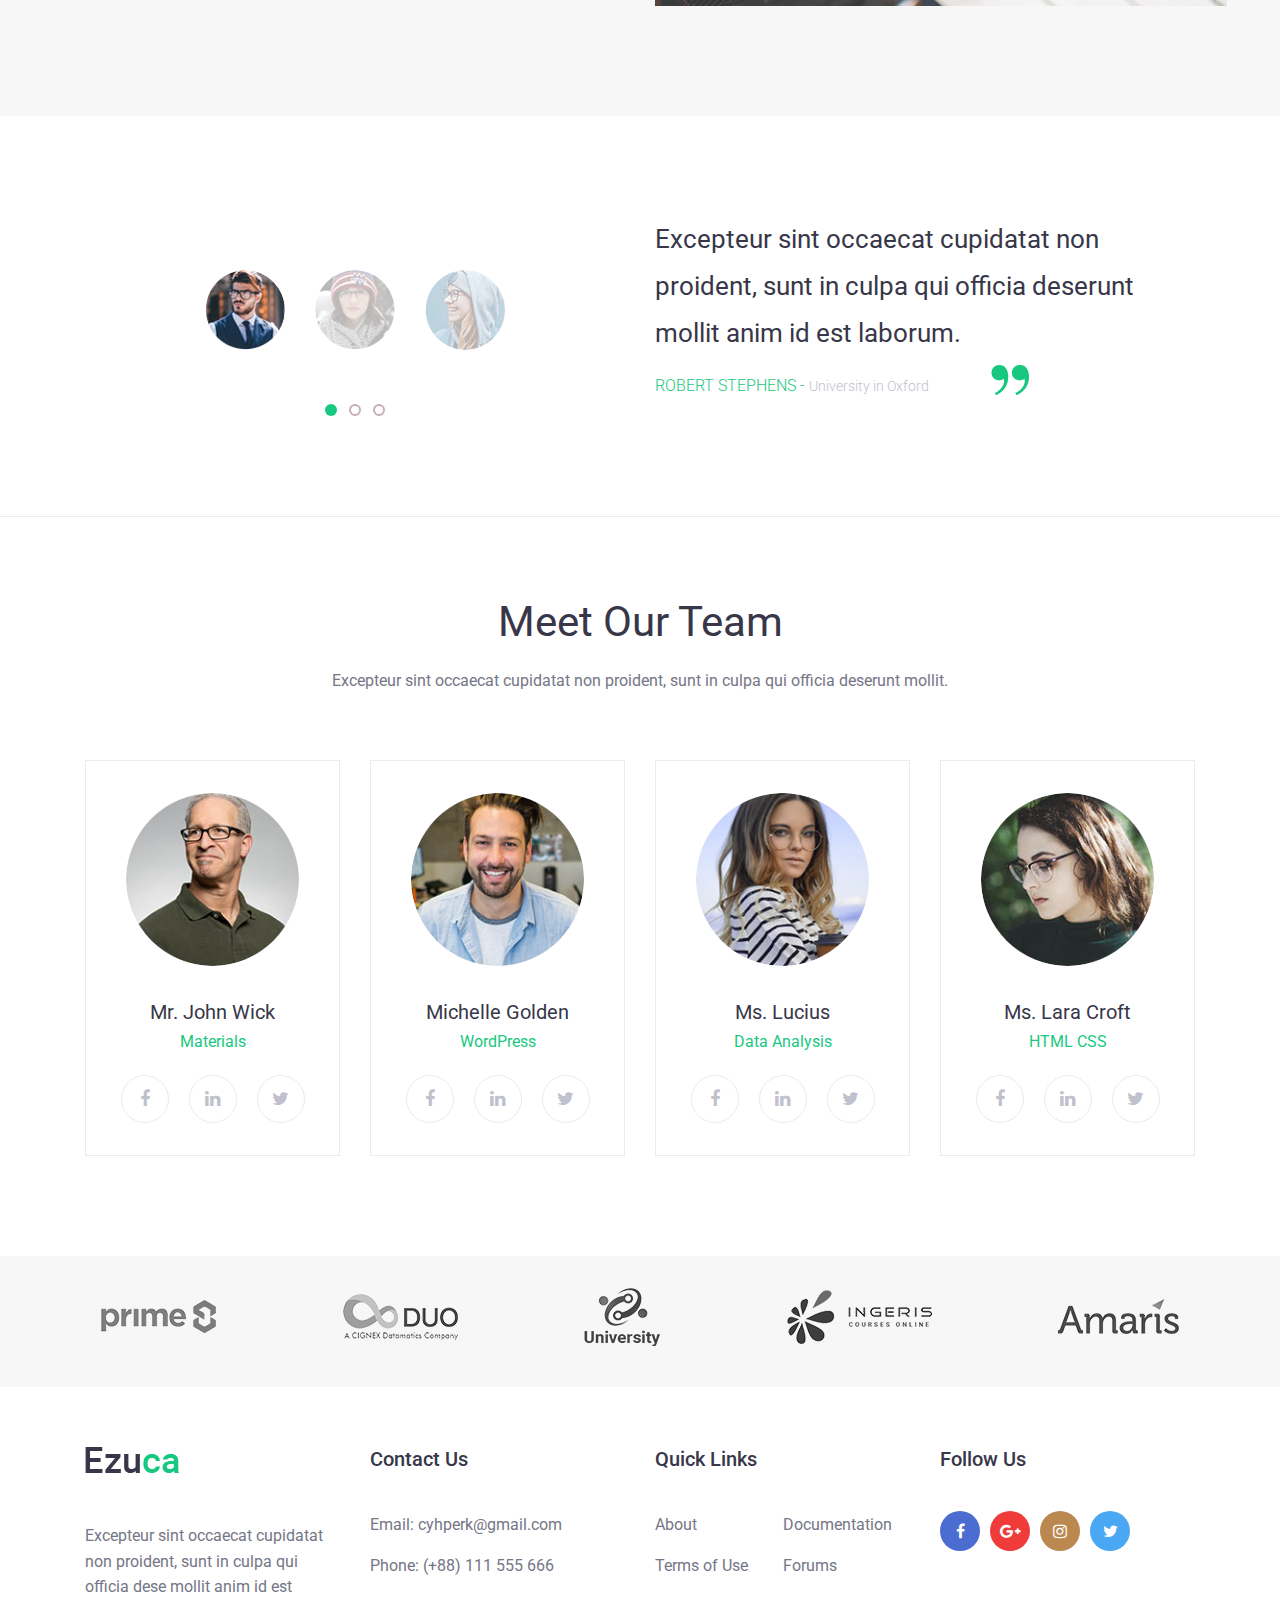
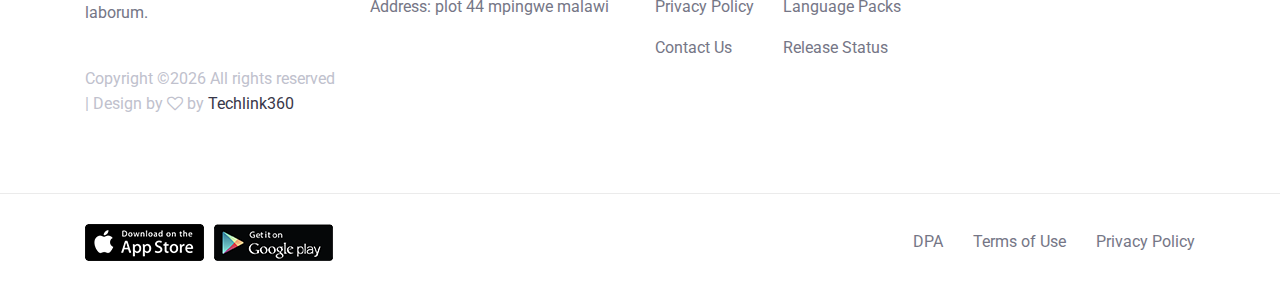
<file: about.html>
<!DOCTYPE html>
<html lang="en">
<head>
    <title>Hello World</title>

    <!-- Required meta tags -->
    <meta charset="utf-8">
    <meta name="viewport" content="width=device-width, initial-scale=1, shrink-to-fit=no">

    <!-- Bootstrap CSS -->
    <link rel="stylesheet" href="css/bootstrap.min.css">

    <!-- FontAwesome CSS -->
    <link rel="stylesheet" href="css/font-awesome.min.css">

    <!-- ElegantFonts CSS -->
    <link rel="stylesheet" href="css/elegant-fonts.css">

    <!-- themify-icons CSS -->
    <link rel="stylesheet" href="css/themify-icons.css">

    <!-- Swiper CSS -->
    <link rel="stylesheet" href="css/swiper.min.css">

    <!-- Styles -->
    <link rel="stylesheet" href="style.css">
</head>
<body class="about-page">
    <div class="page-header">
        <header class="site-header">
            <header class="site-header">
                <div class="top-header-bar">
                    <div class="container-fluid">
                        <div class="row">
                            <div class="col-12 col-lg-6 d-none d-md-flex flex-wrap justify-content-center justify-content-lg-start mb-3 mb-lg-0">
                                <div class="header-bar-email d-flex align-items-center">
                                    <i class="fa fa-envelope"></i><a href="#">cyhperk@gmail.com</a>
                                </div><!-- .header-bar-email -->

                                <div class="header-bar-text lg-flex align-items-center">
                                    <p><i class="fa fa-phone"></i>001-1234-88888 </p>
                                </div><!-- .header-bar-text -->
                            </div><!-- .col -->

                            <div class="col-12 col-lg-6 d-flex flex-wrap justify-content-center justify-content-lg-end align-items-center">
                                <div class="header-bar-search">
                                    <form class="flex align-items-stretch">
                                        <input type="search" placeholder="What would you like to learn?">
                                        <button type="submit" value="" class="flex justify-content-center align-items-center"><i class="fa fa-search"></i></button>
                                    </form>
                                </div><!-- .header-bar-search -->

                                <div class="header-bar-menu">
                                    <ul class="flex justify-content-center align-items-center py-2 pt-md-0">
                                        <li><a href="#">Register</a></li>
                                        <li><a href="#">Login</a></li>
                                    </ul>
                                </div><!-- .header-bar-menu -->
                            </div><!-- .col -->
                        </div><!-- .row -->
                    </div><!-- .container-fluid -->
                </div><!-- .top-header-bar -->

                <div class="nav-bar">
                    <div class="container">
                        <div class="row">
                            <div class="col-9 col-lg-3">
                                <div class="site-branding">
                                    <h1 class="site-title"><a href="index.html" rel="home">Lorem <span></span></a></h1>
                                </div><!-- .site-branding -->
                            </div><!-- .col -->

                            <div class="col-3 col-lg-9 flex justify-content-end align-content-center">
                                <nav class="site-navigation flex justify-content-end align-items-center">
                                    <ul class="flex flex-column flex-lg-row justify-content-lg-end align-content-center">
                                        <li class="current-menu-item"><a href="index.html">Home</a></li>
                                        <li><a href="#">About</a></li>
                                        <li><a href="#">Courses</a></li>
                                        <li><a href="#">blog</a></li>
                                        <li><a href="#">Contact</a></li>
                                    </ul>

                                    <div class="hamburger-menu d-lg-none">
                                        <span></span>
                                        <span></span>
                                        <span></span>
                                        <span></span>
                                    </div><!-- .hamburger-menu -->

                                    <div class="header-bar-cart">
                                        <a href="#" class="flex justify-content-center align-items-center"><span aria-hidden="true" class="icon_bag_alt"></span></a>
                                    </div><!-- .header-bar-search -->
                                </nav><!-- .site-navigation -->
                            </div><!-- .col -->
                        </div><!-- .row -->
                    </div><!-- .container -->
                </div><!-- .nav-bar -->
            </header><!-- .site-header -->
        </header><!-- .site-header -->

        <div class="page-header-overlay">
            <div class="container">
                <div class="row">
                    <div class="col-12">
                        <header class="entry-header">
                            <h1>ABOUT</h1>
                        </header><!-- .entry-header -->
                    </div><!-- .col -->
                </div><!-- .row -->
            </div><!-- .container -->
        </div><!-- .page-header-overlay -->
    </div><!-- .page-header -->

    <div class="container">
        <div class="row">
            <div class="col-12">
                <div class="breadcrumbs">
                    <ul class="flex flex-wrap align-items-center p-0 m-0">
                        <li><a href="#"><i class="fa fa-home"></i> Home</a></li>
                        <li>About</li>
                    </ul>
                </div><!-- .breadcrumbs -->
            </div><!-- .col -->
        </div><!-- .row -->

        <div class="row">
            <div class="col-12">
                <div class="about-heading">
                    <h2 class="entry-title">Welcome to Lorem </h2>

                    <p>Excepteur sint occaecat cupidatat non proident, sunt in culpa qui officia deserunt mollit.</p>
                </div><!-- .about-heading -->
            </div><!-- .col -->

            <div class="col-12 col-lg-6">
                <div class="about-stories">
                    <h3>Our Stories</h3>

                    <p>Excepteur sint occaecat cupidatat non proident, sunt in culpa qui officia deserunt mollit anim id est laborum. Sed ut perspiciatis unde omnis iste natus error sit voluptatem accusantium.</p>

                    <p>Lorem ipsum dolor sit amet, consectetur adipiscing elit. Pellentesque quis eros lobortis, vestibulum turpis ac, pulvinar odio. </p>

                    <ul class="p-0 m-0 green-ticked">
                        <li>Learning program with after-school</li>
                        <li>Positive learning environment</li>
                        <li>Learning through play</li>
                    </ul><!-- .green-ticked -->
                </div><!-- .about-stories -->
            </div><!-- .col -->

            <div class="col-12 col-lg-6">
                <div class="about-values">
                    <h3>Our Stories</h3>

                    <p>Excepteur sint occaecat cupidatat non proident, sunt in culpa qui officia deserunt mollit anim id est laborum. Sed ut perspiciatis unde omnis iste natus error sit voluptatem accusantium.</p>

                    <p>Lorem ipsum dolor sit amet, consectetur adipiscing elit. Pellentesque quis eros lobortis, vestibulum turpis ac, pulvinar odio. </p>

                    <ul class="p-0 m-0 green-ticked">
                        <li>Learning program with after-school</li>
                        <li>Positive learning environment</li>
                        <li>Learning through play</li>
                    </ul><!-- .green-ticked -->
                </div><!-- .about-values -->
            </div><!-- .col -->
        </div><!-- .row -->
    </div><!-- .container -->

    <section class="about-section">
        <div class="container">
            <div class="row">
                <div class="col-12 col-lg-6 align-content-lg-stretch">
                    <header class="heading">
                        <h2 class="entry-title">About Lorem </h2>

                        <p>Excepteur sint occaecat cupidatat non proident, sunt in culpa qui officia deserunt mollit anim id est laborum. Sed ut perspiciatis unde omnis iste natus error sit voluptatem accusantium.</p>
                    </header><!-- .heading -->

                    <div class="entry-content Lorem -stats">
                        <div class="stats-wrap flex flex-wrap justify-content-lg-between">
                            <div class="stats-count">
                                50<span>M+</span>
                                <p>STUDENTS LEARNING</p>
                            </div><!-- .stats-count -->

                            <div class="stats-count">
                                30<span>K+</span>
                                <p>ACTIVE COURSES</p>
                            </div><!-- .stats-count -->

                            <div class="stats-count">
                                340<span>M+</span>
                                <p>INSTRUCTORS ONLINE</p>
                            </div><!-- .stats-count -->

                            <div class="stats-count">
                                20<span>+</span>
                                <p>Country Reached</p>
                            </div><!-- .stats-count -->
                        </div><!-- .stats-wrap -->
                    </div><!-- .Lorem -stats -->
                </div><!-- .col -->

                <div class="col-12 col-lg-6 flex align-content-center mt-5 mt-lg-0">
                    <div class="Lorem -video position-relative">
                        <div class="video-play-btn position-absolute">
                            <img src="images/video-icon.png" alt="Video Play">
                        </div><!-- .video-play-btn -->

                        <img src="images/video-screenshot.png" alt="">
                    </div><!-- .Lorem -video -->
                </div><!-- .col -->
            </div><!-- .row -->
        </div><!-- .container -->
    </section><!-- .about-section -->

    <section class="testimonial-section">
        <!-- Swiper -->
        <div class="swiper-container testimonial-slider">
            <div class="swiper-wrapper">
                <div class="swiper-slide">
                    <div class="container">
                        <div class="row">
                            <div class="col-12 col-lg-6 order-2 order-lg-1 flex align-items-center mt-5 mt-lg-0">
                                <figure class="user-avatar">
                                    <img src="images/user-1.jpg" alt="">
                                </figure><!-- .user-avatar -->
                            </div><!-- .col -->

                            <div class="col-12 col-lg-6 order-1 order-lg-2 content-wrap h-100">
                                <div class="entry-content">
                                    <p>Together as teachers, students and universities we can help make this education available for everyone.</p>
                                </div><!-- .entry-content -->

                                <div class="entry-footer">
                                    <h3 class="testimonial-user">Russell Stephens - <span>University in UK</span></h3>
                                </div><!-- .entry-footer -->
                            </div><!-- .col -->
                        </div><!-- .row -->
                    </div><!-- .container -->
                </div><!-- .swiper-slide -->

                <div class="swiper-slide">
                    <div class="container">
                        <div class="row">
                            <div class="col-12 col-lg-6 order-2 order-lg-1 flex align-items-center mt-5 mt-lg-0">
                                <figure class="user-avatar">
                                    <img src="images/user-2.jpg" alt="">
                                </figure><!-- .user-avatar -->
                            </div><!-- .col -->

                            <div class="col-12 col-lg-6 order-1 order-lg-2 content-wrap h-100">
                                <div class="entry-content">
                                    <p>Excepteur sint occaecat cupidatat non proident, sunt in culpa qui officia deserunt mollit anim id est laborum.</p>
                                </div><!-- .entry-content -->

                                <div class="entry-footer">
                                    <h3 class="testimonial-user">Robert Stephens - <span>University in Oxford</span></h3>
                                </div><!-- .entry-footer -->
                            </div><!-- .col -->
                        </div><!-- .row -->
                    </div><!-- .container -->
                </div><!-- .swiper-slide -->

                <div class="swiper-slide">
                    <div class="container">
                        <div class="row">
                            <div class="col-12 col-lg-6 flex order-2 order-lg-1 align-items-center mt-5 mt-lg-0">
                                <figure class="user-avatar">
                                    <img src="images/user-3.jpg" alt="">
                                </figure><!-- .user-avatar -->
                            </div><!-- .col -->

                            <div class="col-12 col-lg-6 order-1 order-lg-2 content-wrap h-100">
                                <div class="entry-content">
                                    <p>Lorem Ipsum available, but the majority have suffered alteration in some form, by injected humour.</p>
                                </div><!-- .entry-content -->

                                <div class="entry-footer">
                                    <h3 class="testimonial-user">James Stephens - <span>University in Cambridge</span></h3>
                                </div><!-- .entry-footer -->
                            </div><!-- .col -->
                        </div><!-- .row -->
                    </div><!-- .container -->
                </div><!-- .swiper-slide -->
            </div><!-- .swiper-wrapper -->

            <div class="container">
                <div class="row">
                    <div class="col-12 col-lg-6 mt-5 mt-lg-0">
                        <div class="swiper-pagination position-relative flex justify-content-center align-items-center"></div>
                    </div><!-- .col -->
                </div><!-- .row -->
            </div><!-- .container -->
        </div><!-- .testimonial-slider -->
    </section><!-- .testimonial-section -->

    <div class="container">
        <div class="row">
            <div class="col-12">
                <div class="team-heading">
                    <h2 class="entry-title">Meet Our Team</h2>
                    <p>Excepteur sint occaecat cupidatat non proident, sunt in culpa qui officia deserunt mollit.</p>
                </div><!-- .team-heading -->
            </div><!-- .col -->

            <div class="col-12 col-md-6 col-lg-3">
                <div class="team-member">
                    <img src="images/team-1.jpg" alt="">

                    <h3>Mr. John Wick</h3>
                    <h4>Materials</h4>

                    <ul class="p-0 m-0 d-flex justify-content-center align-items-center">
                        <li><a href="#"><i class="fa fa-facebook"></i></a></li>
                        <li><a href="#"><i class="fa fa-linkedin"></i></a></li>
                        <li><a href="#"><i class="fa fa-twitter"></i></a></li>
                    </ul>
                </div><!-- .team-member -->
            </div><!-- .col -->

            <div class="col-12 col-md-6 col-lg-3">
                <div class="team-member">
                    <img src="images/team-2.jpg" alt="">

                    <h3>Michelle Golden</h3>
                    <h4>WordPress</h4>

                    <ul class="p-0 m-0 d-flex justify-content-center align-items-center">
                        <li><a href="#"><i class="fa fa-facebook"></i></a></li>
                        <li><a href="#"><i class="fa fa-linkedin"></i></a></li>
                        <li><a href="#"><i class="fa fa-twitter"></i></a></li>
                    </ul>
                </div><!-- .team-member -->
            </div><!-- .col -->

            <div class="col-12 col-md-6 col-lg-3">
                <div class="team-member">
                    <img src="images/team-3.jpg" alt="">

                    <h3>Ms. Lucius</h3>
                    <h4>Data Analysis</h4>

                    <ul class="p-0 m-0 d-flex justify-content-center align-items-center">
                        <li><a href="#"><i class="fa fa-facebook"></i></a></li>
                        <li><a href="#"><i class="fa fa-linkedin"></i></a></li>
                        <li><a href="#"><i class="fa fa-twitter"></i></a></li>
                    </ul>
                </div><!-- .team-member -->
            </div><!-- .col -->

            <div class="col-12 col-md-6 col-lg-3">
                <div class="team-member">
                    <img src="images/team-4.jpg" alt="">

                    <h3>Ms. Lara Croft </h3>
                    <h4>HTML CSS</h4>

                    <ul class="p-0 m-0 d-flex justify-content-center align-items-center">
                        <li><a href="#"><i class="fa fa-facebook"></i></a></li>
                        <li><a href="#"><i class="fa fa-linkedin"></i></a></li>
                        <li><a href="#"><i class="fa fa-twitter"></i></a></li>
                    </ul>
                </div><!-- .team-member -->
            </div><!-- .col -->
        </div><!-- .row -->
    </div><!-- .container -->

    <div class="clients-logo">
        <div class="container">
            <div class="row">
                <div class="col-12 flex flex-wrap justify-content-center justify-content-lg-between align-items-center">
                    <div class="logo-wrap">
                        <img src="images/logo-1.png" alt="">
                    </div><!-- .logo-wrap -->

                    <div class="logo-wrap">
                        <img src="images/logo-2.png" alt="">
                    </div><!-- .logo-wrap -->

                    <div class="logo-wrap">
                        <img src="images/logo-3.png" alt="">
                    </div><!-- .logo-wrap -->

                    <div class="logo-wrap">
                        <img src="images/logo-4.png" alt="">
                    </div><!-- .logo-wrap -->

                    <div class="logo-wrap">
                        <img src="images/logo-5.png" alt="">
                    </div><!-- .logo-wrap -->
                </div><!-- .col -->
            </div><!-- .row -->
        </div><!-- .container -->
    </div><!-- .clients-logo -->

    <footer class="site-footer">
        <div class="footer-widgets">
            <div class="container">
                <div class="row">
                    <div class="col-12 col-md-6 col-lg-3">
                        <div class="foot-about">
                            <a class="foot-logo" href="#"><img src="images/foot-logo.png" alt=""></a>

                            <p>Excepteur sint occaecat cupidatat non proident, sunt in culpa qui officia dese mollit anim id est laborum. </p>

                            <p class="footer-copyright"><!-- Link back to Techlink360 can't be removed. Template is licensed under CC BY 3.0. -->
Copyright &copy;<script>document.write(new Date().getFullYear());</script> All rights reserved | Design by <i class="fa fa-heart-o" aria-hidden="true"></i> by <a href="#" target="_blank">Techlink360</a>
<!-- Link back to Techlink360 can't be removed. Template is licensed under CC BY 3.0. --></p>
                        </div><!-- .foot-about -->
                    </div><!-- .col -->

                    <div class="col-12 col-md-6 col-lg-3 mt-5 mt-md-0">
                        <div class="foot-contact">
                            <h2>Contact Us</h2>

                            <ul>
                                <li>Email: cyhperk@gmail.com</li>
                                <li>Phone: (+88) 111 555 666</li>
                                <li>Address: plot 44 mpingwe malawi</li>
                            </ul>
                        </div><!-- .foot-contact -->
                    </div><!-- .col -->

                    <div class="col-12 col-md-6 col-lg-3 mt-5 mt-lg-0">
                        <div class="quick-links flex flex-wrap">
                            <h2 class="w-100">Quick Links</h2>

                            <ul class="w-50">
                                <li><a href="#">About </a></li>
                                <li><a href="#">Terms of Use </a></li>
                                <li><a href="#">Privacy Policy </a></li>
                                <li><a href="#">Contact Us</a></li>
                            </ul>

                            <ul class="w-50">
                                <li><a href="#">Documentation</a></li>
                                <li><a href="#">Forums</a></li>
                                <li><a href="#">Language Packs</a></li>
                                <li><a href="#">Release Status</a></li>
                            </ul>
                        </div><!-- .quick-links -->
                    </div><!-- .col -->

                    <div class="col-12 col-md-6 col-lg-3 mt-5 mt-lg-0">
                        <div class="follow-us">
                            <h2>Follow Us</h2>

                            <ul class="follow-us flex flex-wrap align-items-center">
                                <li><a href="#"><i class="fa fa-facebook"></i></a></li>
                                <li><a href="#"><i class="fa fa-google-plus"></i></a></li>
                                <li><a href="#"><i class="fa fa-instagram"></i></a></li>
                                <li><a href="#"><i class="fa fa-twitter"></i></a></li>
                            </ul>
                        </div><!-- .quick-links -->
                    </div><!-- .col -->
                </div><!-- .row -->
            </div><!-- .container -->
        </div><!-- .footer-widgets -->

        <div class="footer-bar">
            <div class="container">
                <div class="row flex-wrap justify-content-center justify-content-lg-between align-items-center">
                    <div class="col-12 col-lg-6">
                        <div class="download-apps flex flex-wrap justify-content-center justify-content-lg-start align-items-center">
                            <a href="#"><img src="images/app-store.png" alt=""></a>
                            <a href="#"><img src="images/play-store.png" alt=""></a>
                        </div><!-- .download-apps -->

                    </div>

                    <div class="col-12 col-lg-6 mt-4 mt-lg-0">
                        <div class="footer-bar-nav">
                            <ul class="flex flex-wrap justify-content-center justify-content-lg-end align-items-center">
                                <li><a href="#">DPA</a></li>
                                <li><a href="#">Terms of Use</a></li>
                                <li><a href="#">Privacy Policy</a></li>
                            </ul>
                        </div><!-- .footer-bar-nav -->
                    </div><!-- .col-12 -->
                </div><!-- .row -->
            </div><!-- .container -->
        </div><!-- .footer-bar -->
    </footer><!-- .site-footer -->

    <script type='text/javascript' src='js/jquery.js'></script>
    <script type='text/javascript' src='js/swiper.min.js'></script>
    <script type='text/javascript' src='js/masonry.pkgd.min.js'></script>
    <script type='text/javascript' src='js/jquery.collapsible.min.js'></script>
    <script type='text/javascript' src='js/custom.js'></script>

</body>
</html>
</file>
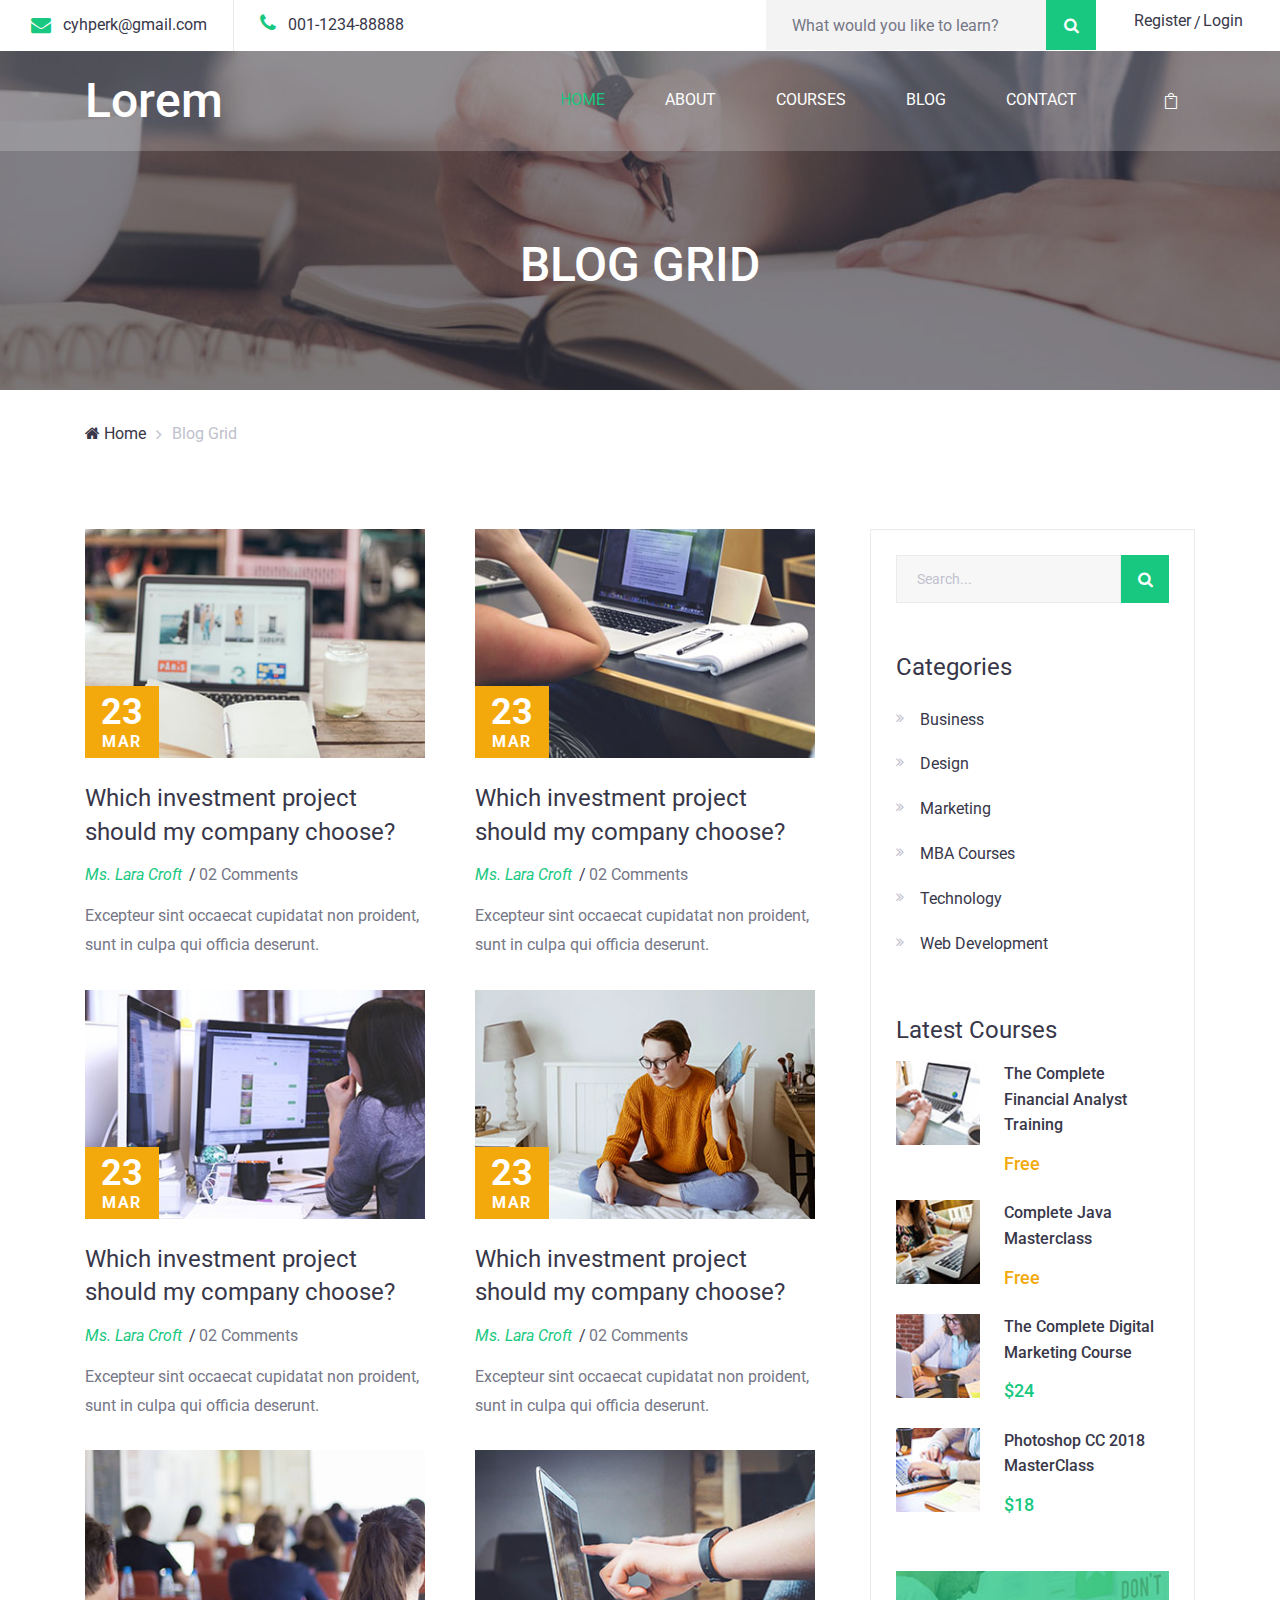
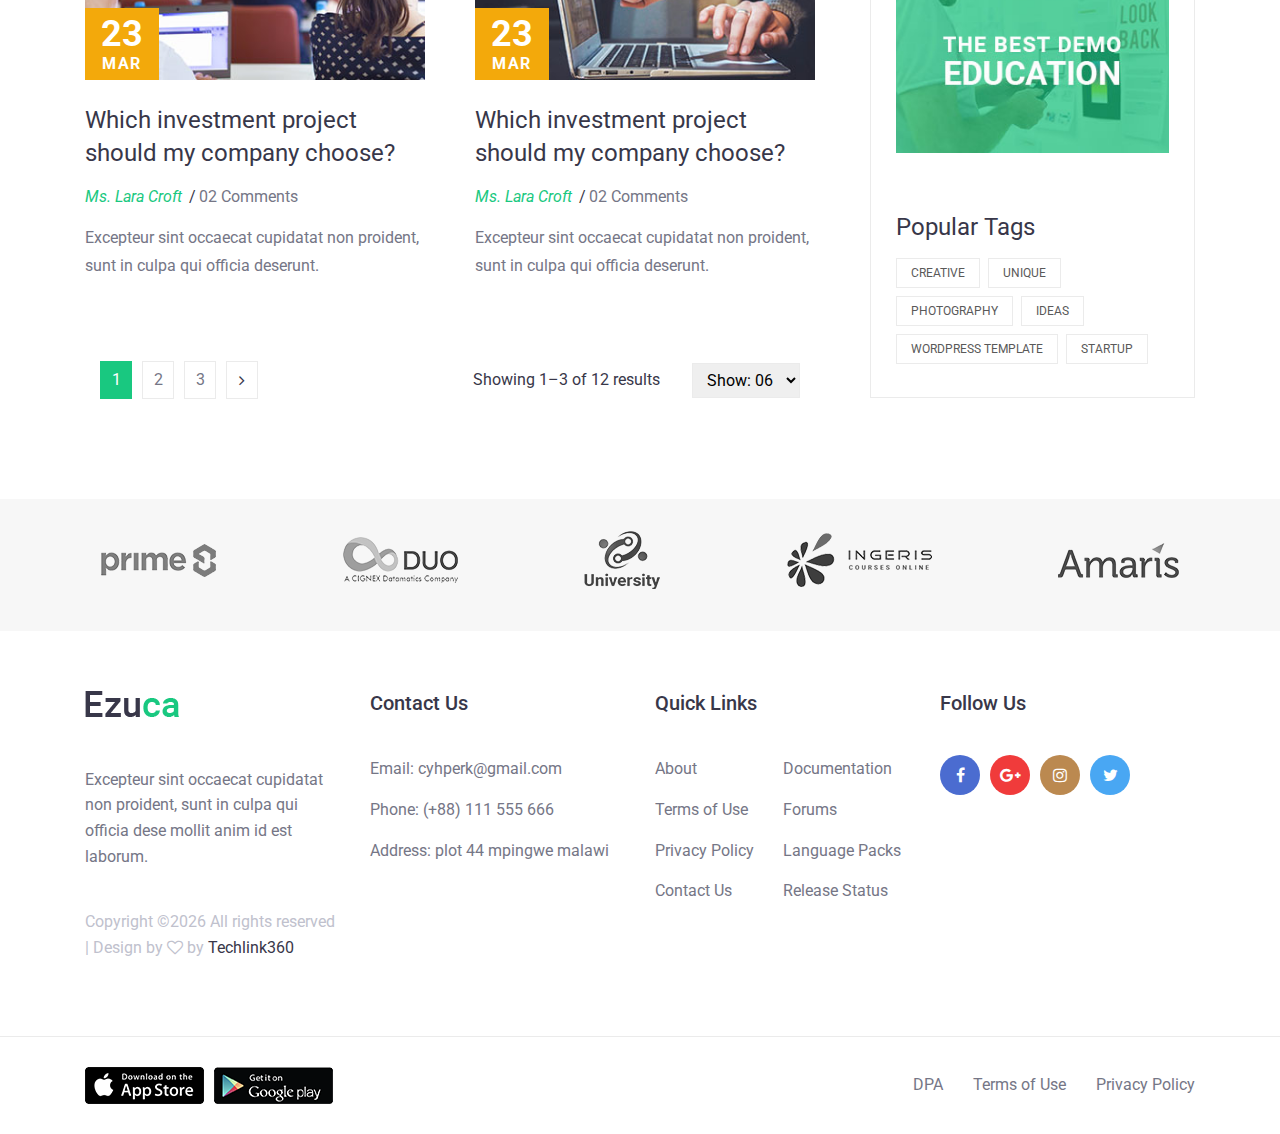
<file: blog.html>
<!DOCTYPE html>
<html lang="en">
<head>
    <title>Hello World</title>

    <!-- Required meta tags -->
    <meta charset="utf-8">
    <meta name="viewport" content="width=device-width, initial-scale=1, shrink-to-fit=no">

    <!-- Bootstrap CSS -->
    <link rel="stylesheet" href="css/bootstrap.min.css">

    <!-- FontAwesome CSS -->
    <link rel="stylesheet" href="css/font-awesome.min.css">

    <!-- ElegantFonts CSS -->
    <link rel="stylesheet" href="css/elegant-fonts.css">

    <!-- themify-icons CSS -->
    <link rel="stylesheet" href="css/themify-icons.css">

    <!-- Swiper CSS -->
    <link rel="stylesheet" href="css/swiper.min.css">

    <!-- Styles -->
    <link rel="stylesheet" href="style.css">
</head>
<body class="blog-page">
    <div class="page-header">
        <header class="site-header">
            <div class="top-header-bar">
                <div class="container-fluid">
                    <div class="row">
                        <div class="col-12 col-lg-6 d-none d-md-flex flex-wrap justify-content-center justify-content-lg-start mb-3 mb-lg-0">
                            <div class="header-bar-email d-flex align-items-center">
                                <i class="fa fa-envelope"></i><a href="#">cyhperk@gmail.com</a>
                            </div><!-- .header-bar-email -->

                            <div class="header-bar-text lg-flex align-items-center">
                                <p><i class="fa fa-phone"></i>001-1234-88888 </p>
                            </div><!-- .header-bar-text -->
                        </div><!-- .col -->

                        <div class="col-12 col-lg-6 d-flex flex-wrap justify-content-center justify-content-lg-end align-items-center">
                            <div class="header-bar-search">
                                <form class="flex align-items-stretch">
                                    <input type="search" placeholder="What would you like to learn?">
                                    <button type="submit" value="" class="flex justify-content-center align-items-center"><i class="fa fa-search"></i></button>
                                </form>
                            </div><!-- .header-bar-search -->

                            <div class="header-bar-menu">
                                <ul class="flex justify-content-center align-items-center py-2 pt-md-0">
                                    <li><a href="#">Register</a></li>
                                    <li><a href="#">Login</a></li>
                                </ul>
                            </div><!-- .header-bar-menu -->
                        </div><!-- .col -->
                    </div><!-- .row -->
                </div><!-- .container-fluid -->
            </div><!-- .top-header-bar -->

            <div class="nav-bar">
                <div class="container">
                    <div class="row">
                        <div class="col-9 col-lg-3">
                            <div class="site-branding">
                                <h1 class="site-title"><a href="index.html" rel="home">Lorem <span></span></a></h1>
                            </div><!-- .site-branding -->
                        </div><!-- .col -->

                        <div class="col-3 col-lg-9 flex justify-content-end align-content-center">
                            <nav class="site-navigation flex justify-content-end align-items-center">
                                <ul class="flex flex-column flex-lg-row justify-content-lg-end align-content-center">
                                    <li class="current-menu-item"><a href="index.html">Home</a></li>
                                    <li><a href="#">About</a></li>
                                    <li><a href="#">Courses</a></li>
                                    <li><a href="#">blog</a></li>
                                    <li><a href="#">Contact</a></li>
                                </ul>

                                <div class="hamburger-menu d-lg-none">
                                    <span></span>
                                    <span></span>
                                    <span></span>
                                    <span></span>
                                </div><!-- .hamburger-menu -->

                                <div class="header-bar-cart">
                                    <a href="#" class="flex justify-content-center align-items-center"><span aria-hidden="true" class="icon_bag_alt"></span></a>
                                </div><!-- .header-bar-search -->
                            </nav><!-- .site-navigation -->
                        </div><!-- .col -->
                    </div><!-- .row -->
                </div><!-- .container -->
            </div><!-- .nav-bar -->
        </header><!-- .site-header -->

        <div class="page-header-overlay">
            <div class="container">
                <div class="row">
                    <div class="col-12">
                        <header class="entry-header">
                            <h1>BLOG GRID</h1>
                        </header><!-- .entry-header -->
                    </div><!-- .col -->
                </div><!-- .row -->
            </div><!-- .container -->
        </div><!-- .page-header-overlay -->
    </div><!-- .page-header -->

    <div class="container">
        <div class="row">
            <div class="col-12">
                <div class="breadcrumbs">
                    <ul class="flex flex-wrap align-items-center p-0 m-0">
                        <li><a href="#"><i class="fa fa-home"></i> Home</a></li>
                        <li>Blog Grid</li>
                    </ul>
                </div><!-- .breadcrumbs -->
            </div><!-- .col -->
        </div><!-- .row -->

        <div class="row">
            <div class="col-12 col-lg-8">
                <div class="blog-posts">
                    <div class="row mx-m-25">
                        <div class="col-12 col-md-6 px-25">
                            <div class="blog-post-content">
                                <figure class="blog-post-thumbnail position-relative m-0">
                                    <a href="#"><img src="images/b-1.jpg" alt=""></a>

                                    <div class="posted-date position-absolute">
                                        <div class="day">23</div>
                                        <div class="month">mar</div>
                                    </div>
                                </figure><!-- .blog-post-thumbnail -->

                                <div class="blog-post-content-wrap">
                                    <header class="entry-header">
                                        <h2 class="entry-title"><a href="#">Which investment project should my company choose?</a></h2>

                                        <div class="entry-meta flex align-items-center">
                                            <div class="post-author"><a href="#">Ms. Lara Croft </a></div>

                                            <div class="post-comments"><a href="#">02 Comments</a></div>
                                        </div><!-- .entry-meta -->
                                    </header><!-- .entry-header -->

                                    <div class="entry-content">
                                        <p>Excepteur sint occaecat cupidatat non proident, sunt in culpa qui officia deserunt.</p>
                                    </div><!-- .entry-content -->
                                </div><!-- .blog-post-content-wrap -->
                            </div><!-- .blog-post-content -->
                        </div><!-- .col -->

                        <div class="col-12 col-md-6 px-25">
                            <div class="blog-post-content">
                                <figure class="blog-post-thumbnail position-relative m-0">
                                    <a href="#"><img src="images/b-2.jpg" alt=""></a>

                                    <div class="posted-date position-absolute">
                                        <div class="day">23</div>
                                        <div class="month">mar</div>
                                    </div>
                                </figure><!-- .blog-post-thumbnail -->

                                <div class="blog-post-content-wrap">
                                    <header class="entry-header">
                                        <h2 class="entry-title"><a href="#">Which investment project should my company choose?</a></h2>

                                        <div class="entry-meta flex align-items-center">
                                            <div class="post-author"><a href="#">Ms. Lara Croft </a></div>

                                            <div class="post-comments"><a href="#">02 Comments</a></div>
                                        </div><!-- .entry-meta -->
                                    </header><!-- .entry-header -->

                                    <div class="entry-content">
                                        <p>Excepteur sint occaecat cupidatat non proident, sunt in culpa qui officia deserunt.</p>
                                    </div><!-- .entry-content -->
                                </div><!-- .blog-post-content-wrap -->
                            </div><!-- .blog-post-content -->
                        </div><!-- .col -->

                        <div class="col-12 col-md-6 px-25">
                            <div class="blog-post-content">
                                <figure class="blog-post-thumbnail position-relative m-0">
                                    <a href="#"><img src="images/b-3.jpg" alt=""></a>

                                    <div class="posted-date position-absolute">
                                        <div class="day">23</div>
                                        <div class="month">mar</div>
                                    </div>
                                </figure><!-- .blog-post-thumbnail -->

                                <div class="blog-post-content-wrap">
                                    <header class="entry-header">
                                        <h2 class="entry-title"><a href="#">Which investment project should my company choose?</a></h2>

                                        <div class="entry-meta flex align-items-center">
                                            <div class="post-author"><a href="#">Ms. Lara Croft </a></div>

                                            <div class="post-comments"><a href="#">02 Comments</a></div>
                                        </div><!-- .entry-meta -->
                                    </header><!-- .entry-header -->

                                    <div class="entry-content">
                                        <p>Excepteur sint occaecat cupidatat non proident, sunt in culpa qui officia deserunt.</p>
                                    </div><!-- .entry-content -->
                                </div><!-- .blog-post-content-wrap -->
                            </div><!-- .blog-post-content -->
                        </div><!-- .col -->

                        <div class="col-12 col-md-6 px-25">
                            <div class="blog-post-content">
                                <figure class="blog-post-thumbnail position-relative m-0">
                                    <a href="#"><img src="images/b-4.jpg" alt=""></a>

                                    <div class="posted-date position-absolute">
                                        <div class="day">23</div>
                                        <div class="month">mar</div>
                                    </div>
                                </figure><!-- .blog-post-thumbnail -->

                                <div class="blog-post-content-wrap">
                                    <header class="entry-header">
                                        <h2 class="entry-title"><a href="#">Which investment project should my company choose?</a></h2>

                                        <div class="entry-meta flex align-items-center">
                                            <div class="post-author"><a href="#">Ms. Lara Croft </a></div>

                                            <div class="post-comments"><a href="#">02 Comments</a></div>
                                        </div><!-- .entry-meta -->
                                    </header><!-- .entry-header -->

                                    <div class="entry-content">
                                        <p>Excepteur sint occaecat cupidatat non proident, sunt in culpa qui officia deserunt.</p>
                                    </div><!-- .entry-content -->
                                </div><!-- .blog-post-content-wrap -->
                            </div><!-- .blog-post-content -->
                        </div><!-- .col -->

                        <div class="col-12 col-md-6 px-25">
                            <div class="blog-post-content">
                                <figure class="blog-post-thumbnail position-relative m-0">
                                    <a href="#"><img src="images/b-5.jpg" alt=""></a>

                                    <div class="posted-date position-absolute">
                                        <div class="day">23</div>
                                        <div class="month">mar</div>
                                    </div>
                                </figure><!-- .blog-post-thumbnail -->

                                <div class="blog-post-content-wrap">
                                    <header class="entry-header">
                                        <h2 class="entry-title"><a href="#">Which investment project should my company choose?</a></h2>

                                        <div class="entry-meta flex align-items-center">
                                            <div class="post-author"><a href="#">Ms. Lara Croft </a></div>

                                            <div class="post-comments"><a href="#">02 Comments</a></div>
                                        </div><!-- .entry-meta -->
                                    </header><!-- .entry-header -->

                                    <div class="entry-content">
                                        <p>Excepteur sint occaecat cupidatat non proident, sunt in culpa qui officia deserunt.</p>
                                    </div><!-- .entry-content -->
                                </div><!-- .blog-post-content-wrap -->
                            </div><!-- .blog-post-content -->
                        </div><!-- .col -->

                        <div class="col-12 col-md-6 px-25">
                            <div class="blog-post-content">
                                <figure class="blog-post-thumbnail position-relative m-0">
                                    <a href="#"><img src="images/b-6.jpg" alt=""></a>

                                    <div class="posted-date position-absolute">
                                        <div class="day">23</div>
                                        <div class="month">mar</div>
                                    </div>
                                </figure><!-- .blog-post-thumbnail -->

                                <div class="blog-post-content-wrap">
                                    <header class="entry-header">
                                        <h2 class="entry-title"><a href="#">Which investment project should my company choose?</a></h2>

                                        <div class="entry-meta flex align-items-center">
                                            <div class="post-author"><a href="#">Ms. Lara Croft </a></div>

                                            <div class="post-comments"><a href="#">02 Comments</a></div>
                                        </div><!-- .entry-meta -->
                                    </header><!-- .entry-header -->

                                    <div class="entry-content">
                                        <p>Excepteur sint occaecat cupidatat non proident, sunt in culpa qui officia deserunt.</p>
                                    </div><!-- .entry-content -->
                                </div><!-- .blog-post-content-wrap -->
                            </div><!-- .blog-post-content -->
                        </div><!-- .col -->
                    </div><!-- .blog-posts -->
                </div><!-- .col -->

                <div class="pagination flex flex-wrap justify-content-between align-items-center">
                    <div class="col-12 col-lg-4 order-2 order-lg-1 mt-3 mt-lg-0">
                        <ul class="flex flex-wrap align-items-center order-2 order-lg-1 p-0 m-0">
                            <li class="active"><a href="#">1</a></li>
                            <li><a href="#">2</a></li>
                            <li><a href="#">3</a></li>
                            <li><a href="#"><i class="fa fa-angle-right"></i></a></li>
                        </ul>
                    </div>

                    <div class="col-12 flex justify-content-start justify-content-lg-end col-lg-8 order-1 order-lg-2">
                        <div class="pagination-results flex flex-wrap align-items-center">
                            <p class="m-0">Showing 1–3 of 12 results</p>

                            <form>
                                <select>
                                    <option>Show: 06</option>
                                    <option>Show: 12</option>
                                    <option>Show: 18</option>
                                    <option>Show: 24</option>
                                </select>
                            </form>
                        </div><!-- .pagination-results -->
                    </div>
                </div><!-- .pagination -->
            </div><!-- .col -->

            <div class="col-12 col-lg-4">
                <div class="sidebar">
                    <div class="search-widget">
                        <form class="flex flex-wrap align-items-center">
                            <input type="search" placeholder="Search...">
                            <button type="submit" class="flex justify-content-center align-items-center"><i class="fa fa-search"></i></button>
                        </form><!-- .flex -->
                    </div><!-- .search-widget -->

                    <div class="cat-links">
                        <h2>Categories</h2>

                        <ul class="p-0 m-0">
                            <li><a href="#">Business</a></li>
                            <li><a href="#">Design</a></li>
                            <li><a href="#">Marketing</a></li>
                            <li><a href="#">MBA Courses</a></li>
                            <li><a href="#">Technology</a></li>
                            <li><a href="#">Web Development</a></li>
                        </ul>
                    </div><!-- .cat-links -->

                    <div class="latest-courses">
                        <h2>Latest Courses</h2>

                        <ul class="p-0 m-0">
                            <li class="flex flex-wrap justify-content-between align-items-start">
                                <img src="images/t-1.jpg" alt="">

                                <div class="content-wrap">
                                    <h3><a href="#">The Complete Financial Analyst Training</a></h3>

                                    <div class="course-cost free-cost">Free</div>
                                </div><!-- .content-wrap -->
                            </li>

                            <li class="flex flex-wrap justify-content-between align-items-start">
                                <img src="images/t-2.jpg" alt="">

                                <div class="content-wrap">
                                    <h3><a href="#">Complete Java
                                        Masterclass</a></h3>

                                    <div class="course-cost free-cost">Free</div>
                                </div><!-- .content-wrap -->
                            </li>

                            <li class="flex flex-wrap justify-content-between align-items-start">
                                <img src="images/t-3.jpg" alt="">

                                <div class="content-wrap">
                                    <h3><a href="#">The Complete Digital Marketing Course</a></h3>

                                    <div class="course-cost">$24</div>
                                </div><!-- .content-wrap -->
                            </li>

                            <li class="flex flex-wrap justify-content-between align-items-start">
                                <img src="images/t-4.jpg" alt="">

                                <div class="content-wrap">
                                    <h3><a href="#">Photoshop CC 2018
                                        MasterClass</a></h3>

                                    <div class="course-cost">$18</div>
                                </div><!-- .content-wrap -->
                            </li>
                        </ul>
                    </div><!-- .latest-courses -->

                    <div class="ads">
                        <img src="images/ads.jpg" alt="">
                    </div><!-- .ads -->

                    <div class="popular-tags">
                        <h2>Popular Tags</h2>

                        <ul class="flex flex-wrap align-items-center p-0 m-0">
                            <li><a href="#">Creative</a></li>
                            <li><a href="#">Unique</a></li>
                            <li><a href="#">Photography</a></li>
                            <li><a href="#">ideas</a></li>
                            <li><a href="#">Wordpress Template</a></li>
                            <li><a href="#">startup</a></li>
                        </ul>
                    </div><!-- .popular-tags -->
                </div><!-- .sidebar -->
            </div><!-- .col -->
        </div><!-- .row -->
    </div><!-- .container -->

    <div class="clients-logo">
        <div class="container">
            <div class="row">
                <div class="col-12 flex flex-wrap justify-content-center justify-content-lg-between align-items-center">
                    <div class="logo-wrap">
                        <img src="images/logo-1.png" alt="">
                    </div><!-- .logo-wrap -->

                    <div class="logo-wrap">
                        <img src="images/logo-2.png" alt="">
                    </div><!-- .logo-wrap -->

                    <div class="logo-wrap">
                        <img src="images/logo-3.png" alt="">
                    </div><!-- .logo-wrap -->

                    <div class="logo-wrap">
                        <img src="images/logo-4.png" alt="">
                    </div><!-- .logo-wrap -->

                    <div class="logo-wrap">
                        <img src="images/logo-5.png" alt="">
                    </div><!-- .logo-wrap -->
                </div><!-- .col -->
            </div><!-- .row -->
        </div><!-- .container -->
    </div><!-- .clients-logo -->

    <footer class="site-footer">
        <div class="footer-widgets">
            <div class="container">
                <div class="row">
                    <div class="col-12 col-md-6 col-lg-3">
                        <div class="foot-about">
                            <a class="foot-logo" href="#"><img src="images/foot-logo.png" alt=""></a>

                            <p>Excepteur sint occaecat cupidatat non proident, sunt in culpa qui officia dese mollit anim id est laborum. </p>

                            <p class="footer-copyright"><!-- Link back to Techlink360 can't be removed. Template is licensed under CC BY 3.0. -->
Copyright &copy;<script>document.write(new Date().getFullYear());</script> All rights reserved | Design by <i class="fa fa-heart-o" aria-hidden="true"></i> by <a href="#" target="_blank">Techlink360</a>
<!-- Link back to Techlink360 can't be removed. Template is licensed under CC BY 3.0. --></p>
                        </div><!-- .foot-about -->
                    </div><!-- .col -->

                    <div class="col-12 col-md-6 col-lg-3 mt-5 mt-md-0">
                        <div class="foot-contact">
                            <h2>Contact Us</h2>

                            <ul>
                                <li>Email: cyhperk@gmail.com</li>
                                <li>Phone: (+88) 111 555 666</li>
                                <li>Address: plot 44 mpingwe malawi</li>
                            </ul>
                        </div><!-- .foot-contact -->
                    </div><!-- .col -->

                    <div class="col-12 col-md-6 col-lg-3 mt-5 mt-lg-0">
                        <div class="quick-links flex flex-wrap">
                            <h2 class="w-100">Quick Links</h2>

                            <ul class="w-50">
                                <li><a href="#">About </a></li>
                                <li><a href="#">Terms of Use </a></li>
                                <li><a href="#">Privacy Policy </a></li>
                                <li><a href="#">Contact Us</a></li>
                            </ul>

                            <ul class="w-50">
                                <li><a href="#">Documentation</a></li>
                                <li><a href="#">Forums</a></li>
                                <li><a href="#">Language Packs</a></li>
                                <li><a href="#">Release Status</a></li>
                            </ul>
                        </div><!-- .quick-links -->
                    </div><!-- .col -->

                    <div class="col-12 col-md-6 col-lg-3 mt-5 mt-lg-0">
                        <div class="follow-us">
                            <h2>Follow Us</h2>

                            <ul class="follow-us flex flex-wrap align-items-center">
                                <li><a href="#"><i class="fa fa-facebook"></i></a></li>
                                <li><a href="#"><i class="fa fa-google-plus"></i></a></li>
                                <li><a href="#"><i class="fa fa-instagram"></i></a></li>
                                <li><a href="#"><i class="fa fa-twitter"></i></a></li>
                            </ul>
                        </div><!-- .quick-links -->
                    </div><!-- .col -->
                </div><!-- .row -->
            </div><!-- .container -->
        </div><!-- .footer-widgets -->

        <div class="footer-bar">
            <div class="container">
                <div class="row flex-wrap justify-content-center justify-content-lg-between align-items-center">
                    <div class="col-12 col-lg-6">
                        <div class="download-apps flex flex-wrap justify-content-center justify-content-lg-start align-items-center">
                            <a href="#"><img src="images/app-store.png" alt=""></a>
                            <a href="#"><img src="images/play-store.png" alt=""></a>
                        </div><!-- .download-apps -->

                    </div>

                    <div class="col-12 col-lg-6 mt-4 mt-lg-0">
                        <div class="footer-bar-nav">
                            <ul class="flex flex-wrap justify-content-center justify-content-lg-end align-items-center">
                                <li><a href="#">DPA</a></li>
                                <li><a href="#">Terms of Use</a></li>
                                <li><a href="#">Privacy Policy</a></li>
                            </ul>
                        </div><!-- .footer-bar-nav -->
                    </div><!-- .col-12 -->
                </div><!-- .row -->
            </div><!-- .container -->
        </div><!-- .footer-bar -->
    </footer><!-- .site-footer -->

    <script type='text/javascript' src='js/jquery.js'></script>
    <script type='text/javascript' src='js/swiper.min.js'></script>
    <script type='text/javascript' src='js/masonry.pkgd.min.js'></script>
    <script type='text/javascript' src='js/jquery.collapsible.min.js'></script>
    <script type='text/javascript' src='js/custom.js'></script>

</body>
</html>
</file>
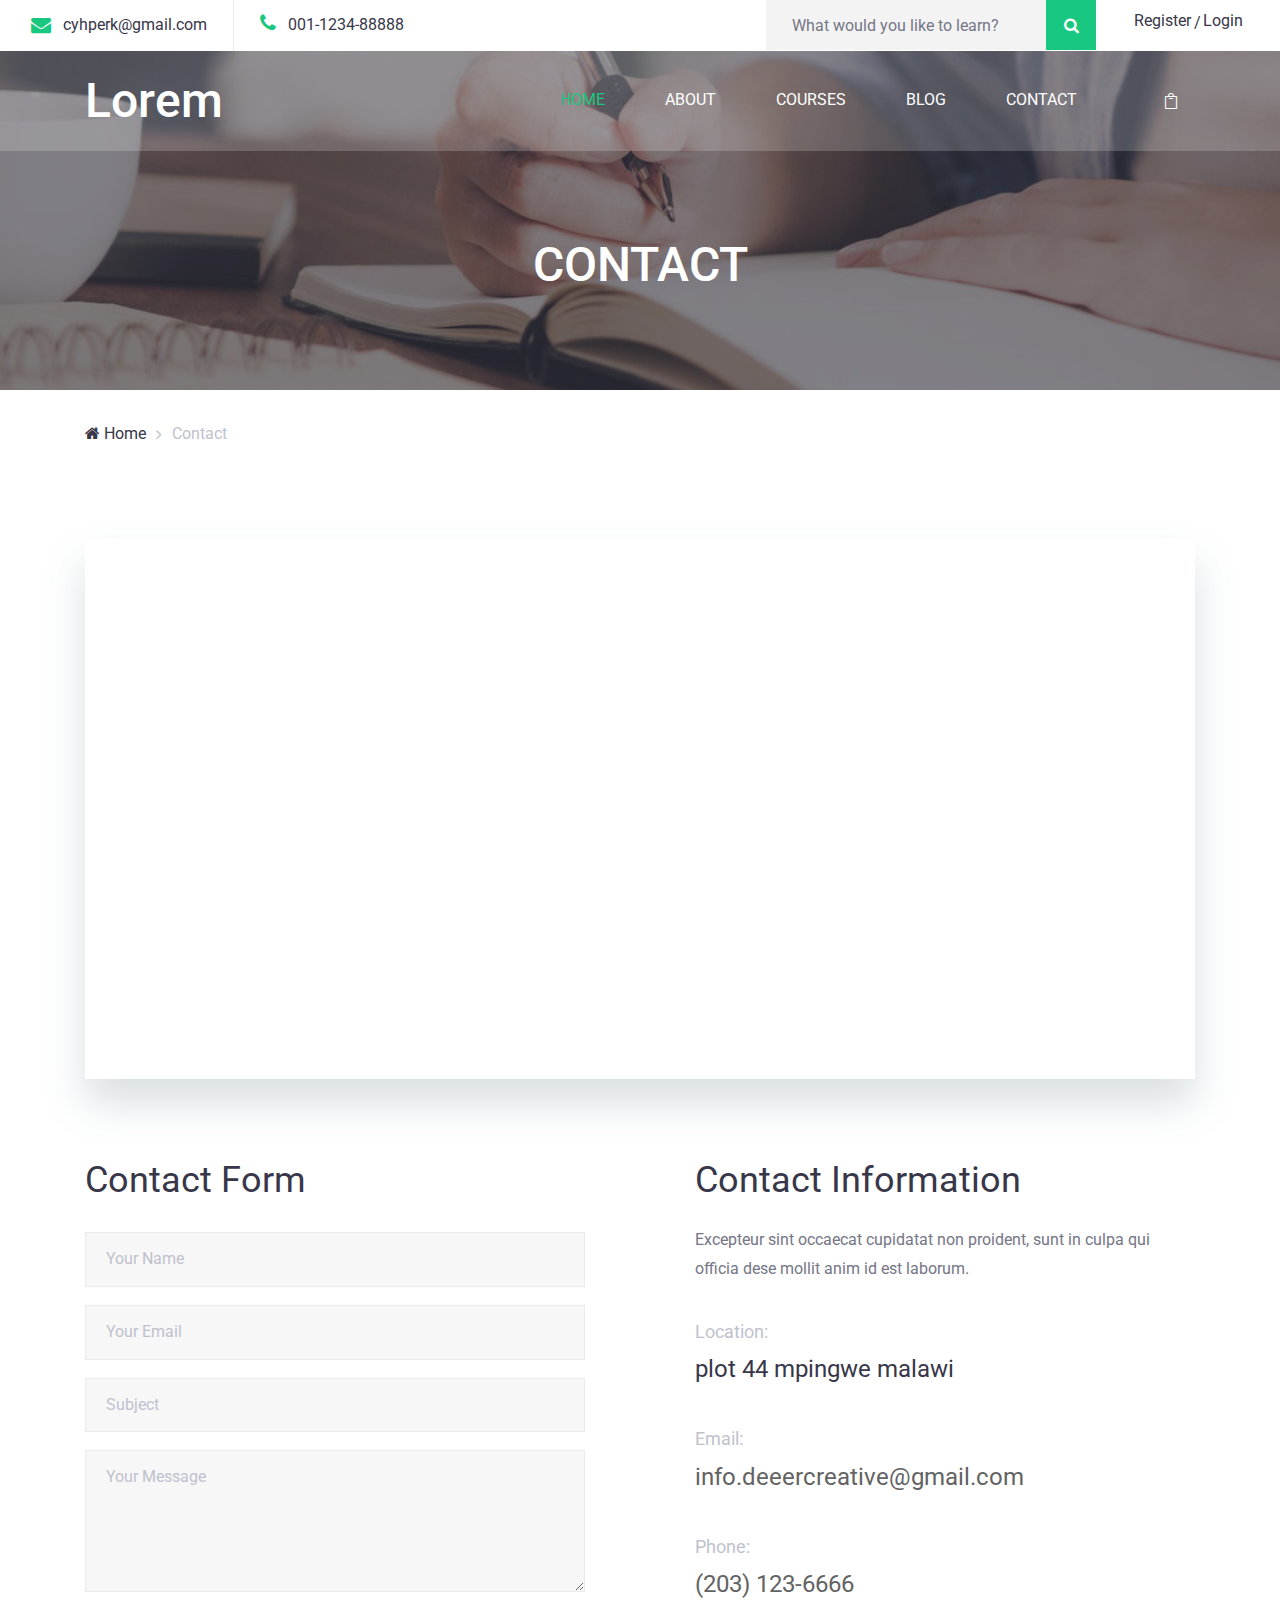
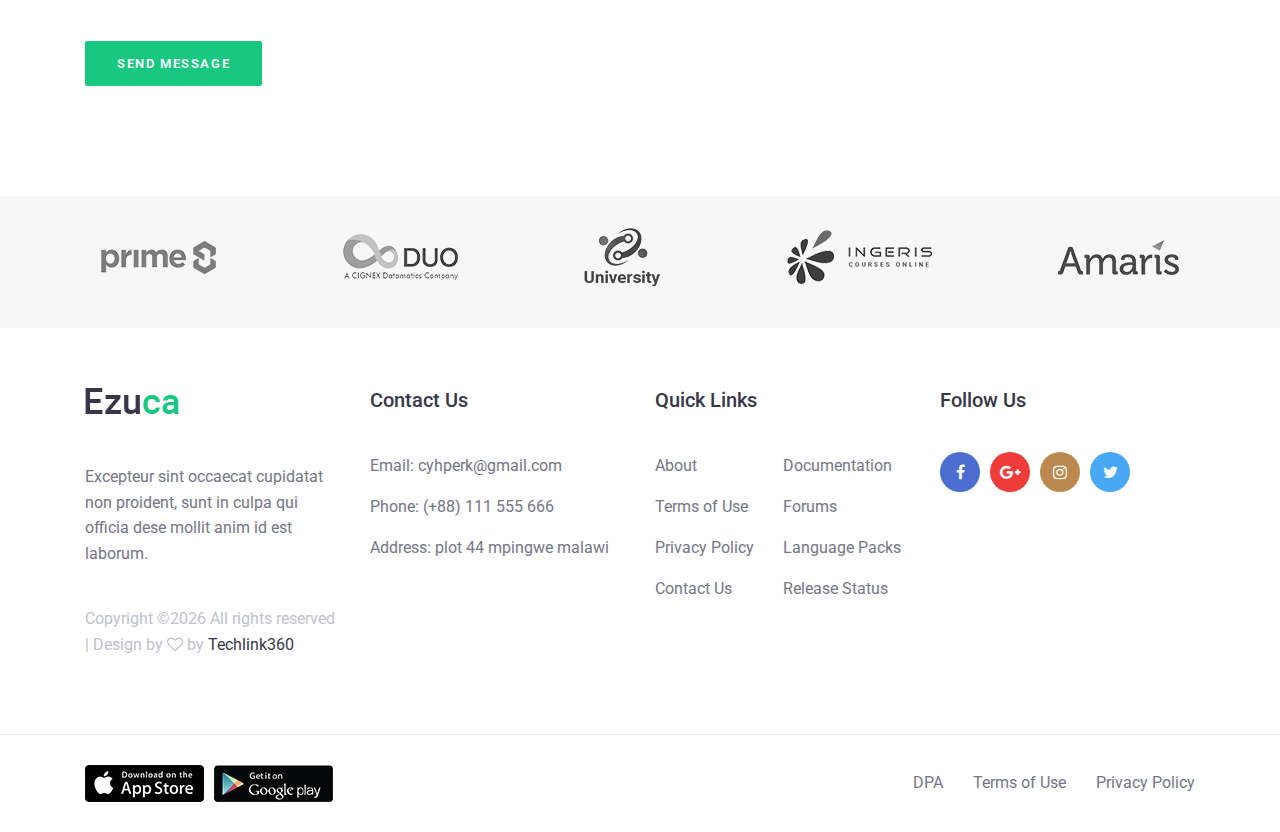
<file: contact.html>
<!DOCTYPE html>
<html lang="en">
<head>
    <title>Hello World</title>

    <!-- Required meta tags -->
    <meta charset="utf-8">
    <meta name="viewport" content="width=device-width, initial-scale=1, shrink-to-fit=no">

    <!-- Bootstrap CSS -->
    <link rel="stylesheet" href="css/bootstrap.min.css">

    <!-- FontAwesome CSS -->
    <link rel="stylesheet" href="css/font-awesome.min.css">

    <!-- ElegantFonts CSS -->
    <link rel="stylesheet" href="css/elegant-fonts.css">

    <!-- themify-icons CSS -->
    <link rel="stylesheet" href="css/themify-icons.css">

    <!-- Swiper CSS -->
    <link rel="stylesheet" href="css/swiper.min.css">

    <!-- Styles -->
    <link rel="stylesheet" href="style.css">
</head>
<body class="contact-page">
    <div class="page-header">
        <header class="site-header">
            <div class="top-header-bar">
                <div class="container-fluid">
                    <div class="row">
                        <div class="col-12 col-lg-6 d-none d-md-flex flex-wrap justify-content-center justify-content-lg-start mb-3 mb-lg-0">
                            <div class="header-bar-email d-flex align-items-center">
                                <i class="fa fa-envelope"></i><a href="#">cyhperk@gmail.com</a>
                            </div><!-- .header-bar-email -->

                            <div class="header-bar-text lg-flex align-items-center">
                                <p><i class="fa fa-phone"></i>001-1234-88888 </p>
                            </div><!-- .header-bar-text -->
                        </div><!-- .col -->

                        <div class="col-12 col-lg-6 d-flex flex-wrap justify-content-center justify-content-lg-end align-items-center">
                            <div class="header-bar-search">
                                <form class="flex align-items-stretch">
                                    <input type="search" placeholder="What would you like to learn?">
                                    <button type="submit" value="" class="flex justify-content-center align-items-center"><i class="fa fa-search"></i></button>
                                </form>
                            </div><!-- .header-bar-search -->

                            <div class="header-bar-menu">
                                <ul class="flex justify-content-center align-items-center py-2 pt-md-0">
                                    <li><a href="#">Register</a></li>
                                    <li><a href="#">Login</a></li>
                                </ul>
                            </div><!-- .header-bar-menu -->
                        </div><!-- .col -->
                    </div><!-- .row -->
                </div><!-- .container-fluid -->
            </div><!-- .top-header-bar -->

            <div class="nav-bar">
                <div class="container">
                    <div class="row">
                        <div class="col-9 col-lg-3">
                            <div class="site-branding">
                                <h1 class="site-title"><a href="index.html" rel="home">Lorem <span></span></a></h1>
                            </div><!-- .site-branding -->
                        </div><!-- .col -->

                        <div class="col-3 col-lg-9 flex justify-content-end align-content-center">
                            <nav class="site-navigation flex justify-content-end align-items-center">
                                <ul class="flex flex-column flex-lg-row justify-content-lg-end align-content-center">
                                    <li class="current-menu-item"><a href="index.html">Home</a></li>
                                    <li><a href="#">About</a></li>
                                    <li><a href="#">Courses</a></li>
                                    <li><a href="#">blog</a></li>
                                    <li><a href="#">Contact</a></li>
                                </ul>

                                <div class="hamburger-menu d-lg-none">
                                    <span></span>
                                    <span></span>
                                    <span></span>
                                    <span></span>
                                </div><!-- .hamburger-menu -->

                                <div class="header-bar-cart">
                                    <a href="#" class="flex justify-content-center align-items-center"><span aria-hidden="true" class="icon_bag_alt"></span></a>
                                </div><!-- .header-bar-search -->
                            </nav><!-- .site-navigation -->
                        </div><!-- .col -->
                    </div><!-- .row -->
                </div><!-- .container -->
            </div><!-- .nav-bar -->
        </header><!-- .site-header -->

        <div class="page-header-overlay">
            <div class="container">
                <div class="row">
                    <div class="col-12">
                        <header class="entry-header">
                            <h1>CONTACT</h1>
                        </header><!-- .entry-header -->
                    </div><!-- .col -->
                </div><!-- .row -->
            </div><!-- .container -->
        </div><!-- .page-header-overlay -->
    </div><!-- .page-header -->

    <div class="container">
        <div class="row">
            <div class="col-12">
                <div class="breadcrumbs">
                    <ul class="flex flex-wrap align-items-center p-0 m-0">
                        <li><a href="#"><i class="fa fa-home"></i> Home</a></li>
                        <li>Contact</li>
                    </ul>
                </div><!-- .breadcrumbs -->
            </div><!-- .col -->
        </div><!-- .row -->

        <div class="row justify-content-between">
            <div class="col-12">
                <div class="contact-gmap">
                    <iframe frameborder="0" scrolling="no" marginheight="0" marginwidth="0" src="https://www.google.com/maps/embed/v1/place?key=AIzaSyAyCkIjViJ_7vt5PMIHai_NjcdR64QYycw&q=Space+Needle,Seattle+WA" allowfullscreen></iframe>
                </div><!-- .contact-gmap -->
            </div><!-- .col -->

            <div class="col-12 col-lg-6">
                <div class="contact-form">
                    <h3>Contact Form</h3>

                    <form>
                        <input type="text" placeholder="Your Name">
                        <input type="email" placeholder="Your Email">
                        <input type="text" placeholder="Subject">
                        <textarea placeholder="Your Message" rows="4"></textarea>
                        <input type="submit" value="Send Message">
                    </form>
                </div><!-- .contact-form -->
            </div><!-- .col -->

            <div class="col-12 col-lg-6">
                <div class="contact-info">
                    <h3>Contact Information</h3>

                    <p>Excepteur sint occaecat cupidatat non proident, sunt in culpa qui officia dese mollit anim id est laborum. </p>

                    <ul class="p-0 m-0">
                        <li><span>Location:</span>plot 44 mpingwe malawi</li>
                        <li><span>Email:</span><a href="#">info.deeercreative@gmail.com</a></li>
                        <li><span>Phone:</span><a href="#">(203) 123-6666</a></li>
                    </ul>
                </div><!-- .contact-info -->
            </div><!-- .col -->
        </div><!-- .row -->
    </div><!-- .container -->

    <div class="clients-logo">
        <div class="container">
            <div class="row">
                <div class="col-12 flex flex-wrap justify-content-center justify-content-lg-between align-items-center">
                    <div class="logo-wrap">
                        <img src="images/logo-1.png" alt="">
                    </div><!-- .logo-wrap -->

                    <div class="logo-wrap">
                        <img src="images/logo-2.png" alt="">
                    </div><!-- .logo-wrap -->

                    <div class="logo-wrap">
                        <img src="images/logo-3.png" alt="">
                    </div><!-- .logo-wrap -->

                    <div class="logo-wrap">
                        <img src="images/logo-4.png" alt="">
                    </div><!-- .logo-wrap -->

                    <div class="logo-wrap">
                        <img src="images/logo-5.png" alt="">
                    </div><!-- .logo-wrap -->
                </div><!-- .col -->
            </div><!-- .row -->
        </div><!-- .container -->
    </div><!-- .clients-logo -->

    <footer class="site-footer">
        <div class="footer-widgets">
            <div class="container">
                <div class="row">
                    <div class="col-12 col-md-6 col-lg-3">
                        <div class="foot-about">
                            <a class="foot-logo" href="#"><img src="images/foot-logo.png" alt=""></a>

                            <p>Excepteur sint occaecat cupidatat non proident, sunt in culpa qui officia dese mollit anim id est laborum. </p>

                            <p class="footer-copyright"><!-- Link back to Techlink360 can't be removed. Template is licensed under CC BY 3.0. -->
Copyright &copy;<script>document.write(new Date().getFullYear());</script> All rights reserved | Design by <i class="fa fa-heart-o" aria-hidden="true"></i> by <a href="#" target="_blank">Techlink360</a>
<!-- Link back to Techlink360 can't be removed. Template is licensed under CC BY 3.0. --></p>
                        </div><!-- .foot-about -->
                    </div><!-- .col -->

                    <div class="col-12 col-md-6 col-lg-3 mt-5 mt-md-0">
                        <div class="foot-contact">
                            <h2>Contact Us</h2>

                            <ul>
                                <li>Email: cyhperk@gmail.com</li>
                                <li>Phone: (+88) 111 555 666</li>
                                <li>Address: plot 44 mpingwe malawi</li>
                            </ul>
                        </div><!-- .foot-contact -->
                    </div><!-- .col -->

                    <div class="col-12 col-md-6 col-lg-3 mt-5 mt-lg-0">
                        <div class="quick-links flex flex-wrap">
                            <h2 class="w-100">Quick Links</h2>

                            <ul class="w-50">
                                <li><a href="#">About </a></li>
                                <li><a href="#">Terms of Use </a></li>
                                <li><a href="#">Privacy Policy </a></li>
                                <li><a href="#">Contact Us</a></li>
                            </ul>

                            <ul class="w-50">
                                <li><a href="#">Documentation</a></li>
                                <li><a href="#">Forums</a></li>
                                <li><a href="#">Language Packs</a></li>
                                <li><a href="#">Release Status</a></li>
                            </ul>
                        </div><!-- .quick-links -->
                    </div><!-- .col -->

                    <div class="col-12 col-md-6 col-lg-3 mt-5 mt-lg-0">
                        <div class="follow-us">
                            <h2>Follow Us</h2>

                            <ul class="follow-us flex flex-wrap align-items-center">
                                <li><a href="#"><i class="fa fa-facebook"></i></a></li>
                                <li><a href="#"><i class="fa fa-google-plus"></i></a></li>
                                <li><a href="#"><i class="fa fa-instagram"></i></a></li>
                                <li><a href="#"><i class="fa fa-twitter"></i></a></li>
                            </ul>
                        </div><!-- .quick-links -->
                    </div><!-- .col -->
                </div><!-- .row -->
            </div><!-- .container -->
        </div><!-- .footer-widgets -->

        <div class="footer-bar">
            <div class="container">
                <div class="row flex-wrap justify-content-center justify-content-lg-between align-items-center">
                    <div class="col-12 col-lg-6">
                        <div class="download-apps flex flex-wrap justify-content-center justify-content-lg-start align-items-center">
                            <a href="#"><img src="images/app-store.png" alt=""></a>
                            <a href="#"><img src="images/play-store.png" alt=""></a>
                        </div><!-- .download-apps -->

                    </div>

                    <div class="col-12 col-lg-6 mt-4 mt-lg-0">
                        <div class="footer-bar-nav">
                            <ul class="flex flex-wrap justify-content-center justify-content-lg-end align-items-center">
                                <li><a href="#">DPA</a></li>
                                <li><a href="#">Terms of Use</a></li>
                                <li><a href="#">Privacy Policy</a></li>
                            </ul>
                        </div><!-- .footer-bar-nav -->
                    </div><!-- .col-12 -->
                </div><!-- .row -->
            </div><!-- .container -->
        </div><!-- .footer-bar -->
    </footer><!-- .site-footer -->

    <script type='text/javascript' src='js/jquery.js'></script>
    <script type='text/javascript' src='js/swiper.min.js'></script>
    <script type='text/javascript' src='js/masonry.pkgd.min.js'></script>
    <script type='text/javascript' src='js/jquery.collapsible.min.js'></script>
    <script type='text/javascript' src='js/custom.js'></script>

</body>
</html>
</file>
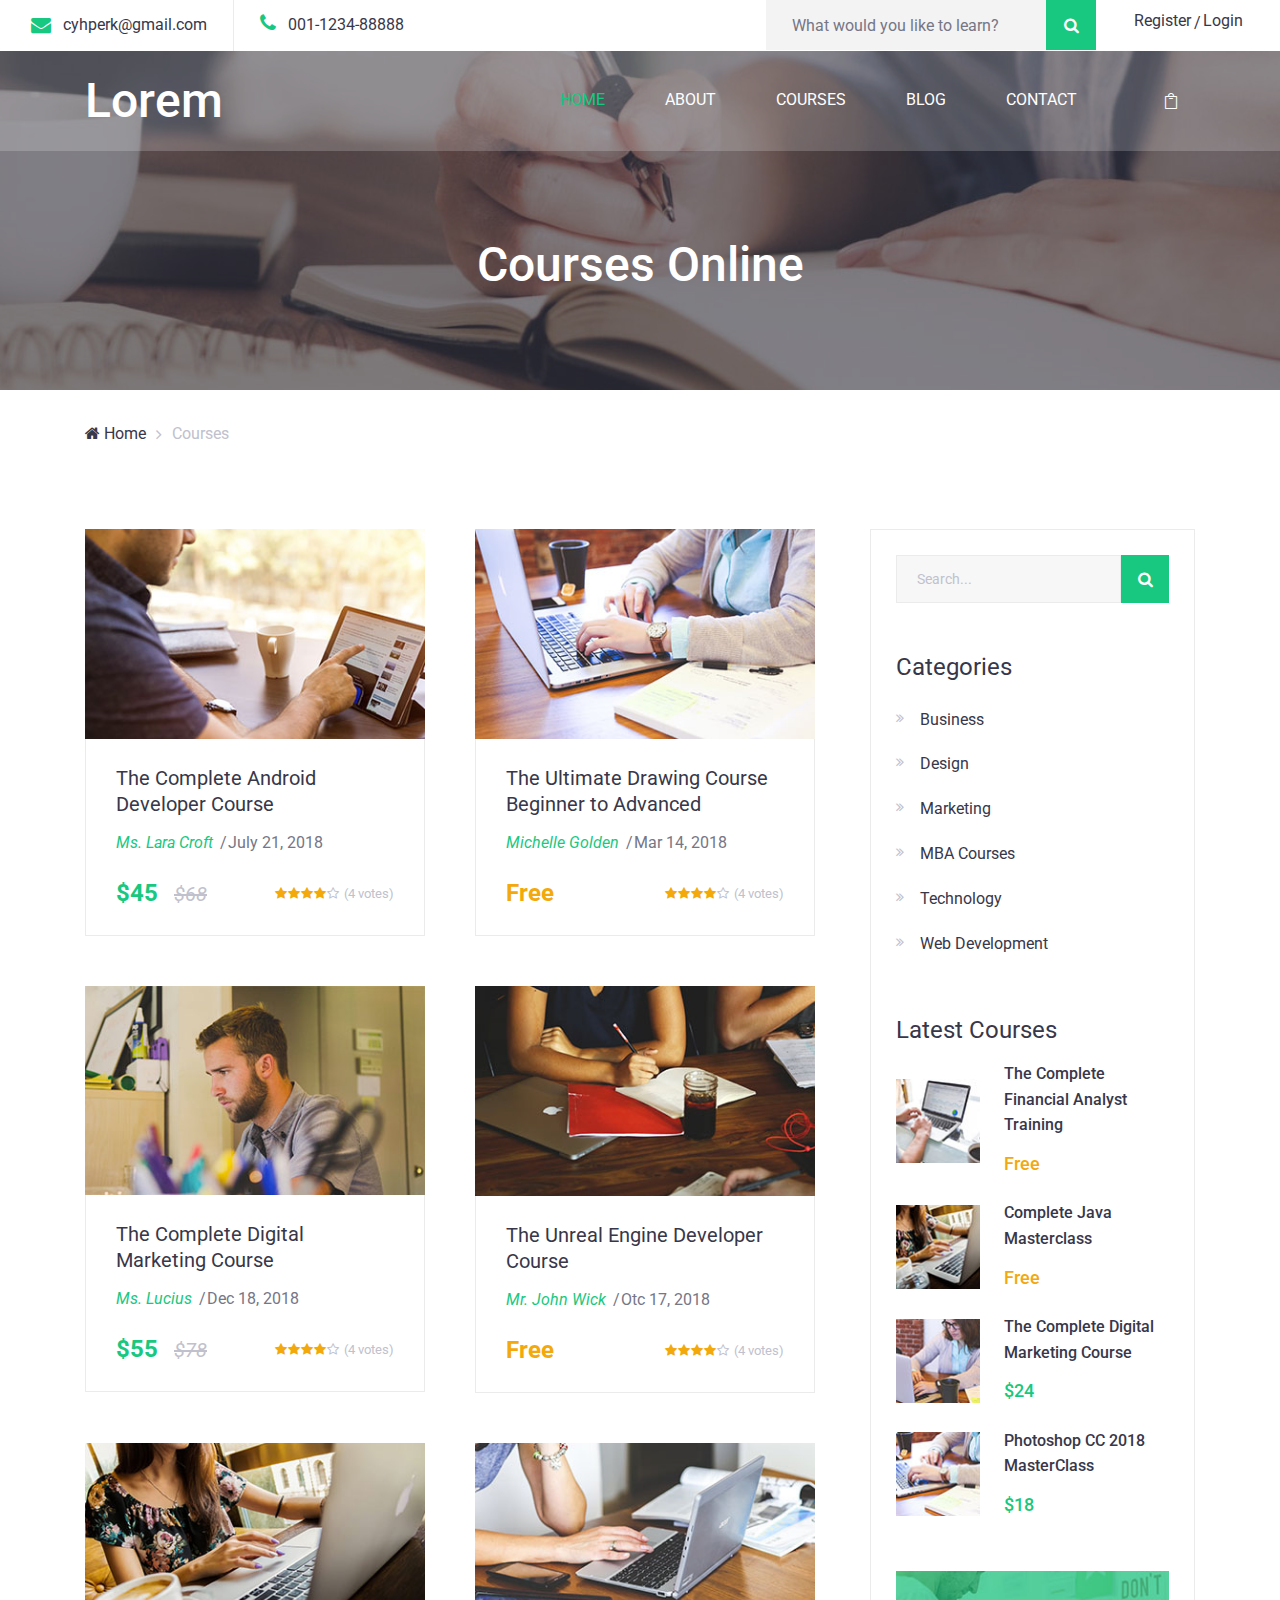
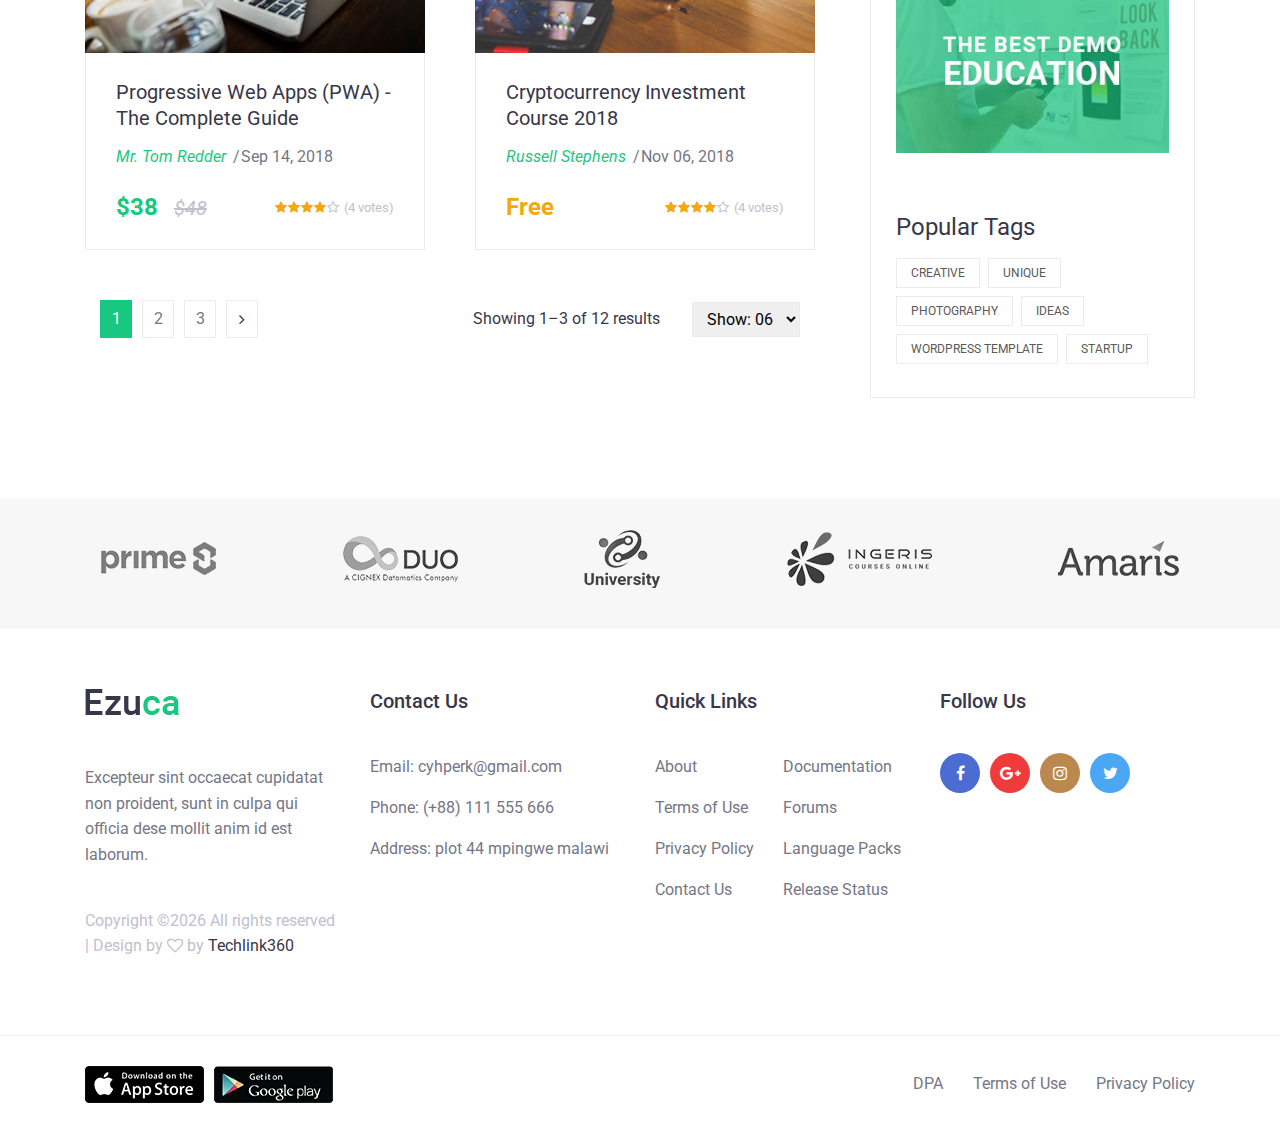
<file: courses.html>
<!DOCTYPE html>
<html lang="en">
<head>
    <title>Hello World</title>

    <!-- Required meta tags -->
    <meta charset="utf-8">
    <meta name="viewport" content="width=device-width, initial-scale=1, shrink-to-fit=no">

    <!-- Bootstrap CSS -->
    <link rel="stylesheet" href="css/bootstrap.min.css">

    <!-- FontAwesome CSS -->
    <link rel="stylesheet" href="css/font-awesome.min.css">

    <!-- ElegantFonts CSS -->
    <link rel="stylesheet" href="css/elegant-fonts.css">

    <!-- themify-icons CSS -->
    <link rel="stylesheet" href="css/themify-icons.css">

    <!-- Swiper CSS -->
    <link rel="stylesheet" href="css/swiper.min.css">

    <!-- Styles -->
    <link rel="stylesheet" href="style.css">
</head>
<body class="courses-page">
    <div class="page-header">
        <header class="site-header">
            <div class="top-header-bar">
                <div class="container-fluid">
                    <div class="row">
                        <div class="col-12 col-lg-6 d-none d-md-flex flex-wrap justify-content-center justify-content-lg-start mb-3 mb-lg-0">
                            <div class="header-bar-email d-flex align-items-center">
                                <i class="fa fa-envelope"></i><a href="#">cyhperk@gmail.com</a>
                            </div><!-- .header-bar-email -->

                            <div class="header-bar-text lg-flex align-items-center">
                                <p><i class="fa fa-phone"></i>001-1234-88888 </p>
                            </div><!-- .header-bar-text -->
                        </div><!-- .col -->

                        <div class="col-12 col-lg-6 d-flex flex-wrap justify-content-center justify-content-lg-end align-items-center">
                            <div class="header-bar-search">
                                <form class="flex align-items-stretch">
                                    <input type="search" placeholder="What would you like to learn?">
                                    <button type="submit" value="" class="flex justify-content-center align-items-center"><i class="fa fa-search"></i></button>
                                </form>
                            </div><!-- .header-bar-search -->

                            <div class="header-bar-menu">
                                <ul class="flex justify-content-center align-items-center py-2 pt-md-0">
                                    <li><a href="#">Register</a></li>
                                    <li><a href="#">Login</a></li>
                                </ul>
                            </div><!-- .header-bar-menu -->
                        </div><!-- .col -->
                    </div><!-- .row -->
                </div><!-- .container-fluid -->
            </div><!-- .top-header-bar -->

            <div class="nav-bar">
                <div class="container">
                    <div class="row">
                        <div class="col-9 col-lg-3">
                            <div class="site-branding">
                                <h1 class="site-title"><a href="index.html" rel="home">Lorem <span></span></a></h1>
                            </div><!-- .site-branding -->
                        </div><!-- .col -->

                        <div class="col-3 col-lg-9 flex justify-content-end align-content-center">
                            <nav class="site-navigation flex justify-content-end align-items-center">
                                <ul class="flex flex-column flex-lg-row justify-content-lg-end align-content-center">
                                    <li class="current-menu-item"><a href="index.html">Home</a></li>
                                    <li><a href="#">About</a></li>
                                    <li><a href="#">Courses</a></li>
                                    <li><a href="#">blog</a></li>
                                    <li><a href="#">Contact</a></li>
                                </ul>

                                <div class="hamburger-menu d-lg-none">
                                    <span></span>
                                    <span></span>
                                    <span></span>
                                    <span></span>
                                </div><!-- .hamburger-menu -->

                                <div class="header-bar-cart">
                                    <a href="#" class="flex justify-content-center align-items-center"><span aria-hidden="true" class="icon_bag_alt"></span></a>
                                </div><!-- .header-bar-search -->
                            </nav><!-- .site-navigation -->
                        </div><!-- .col -->
                    </div><!-- .row -->
                </div><!-- .container -->
            </div><!-- .nav-bar -->
        </header><!-- .site-header -->

        <div class="page-header-overlay">
            <div class="container">
                <div class="row">
                    <div class="col-12">
                        <header class="entry-header">
                            <h1>Courses Online</h1>
                        </header><!-- .entry-header -->
                    </div><!-- .col -->
                </div><!-- .row -->
            </div><!-- .container -->
        </div><!-- .page-header-overlay -->
    </div><!-- .page-header -->

    <div class="container">
        <div class="row">
            <div class="col-12">
                <div class="breadcrumbs">
                    <ul class="flex flex-wrap align-items-center p-0 m-0">
                        <li><a href="#"><i class="fa fa-home"></i> Home</a></li>
                        <li>Courses</li>
                    </ul>
                </div><!-- .breadcrumbs -->
            </div><!-- .col -->
        </div><!-- .row -->

        <div class="row">
            <div class="col-12 col-lg-8">
                <div class="featured-courses courses-wrap">
                    <div class="row mx-m-25">
                        <div class="col-12 col-md-6 px-25">
                            <div class="course-content">
                                <figure class="course-thumbnail">
                                    <a href="#"><img src="images/1.jpg" alt=""></a>
                                </figure><!-- .course-thumbnail -->

                                <div class="course-content-wrap">
                                    <header class="entry-header">
                                        <h2 class="entry-title"><a href="#">The Complete Android Developer Course</a></h2>

                                        <div class="entry-meta flex flex-wrap align-items-center">
                                            <div class="course-author"><a href="#">Ms. Lara Croft </a></div>

                                            <div class="course-date">July 21, 2018</div>
                                        </div><!-- .course-date -->
                                    </header><!-- .entry-header -->

                                    <footer class="entry-footer flex flex-wrap justify-content-between align-items-center">
                                        <div class="course-cost">
                                            $45 <span class="price-drop">$68</span>
                                        </div><!-- .course-cost -->

                                        <div class="course-ratings flex justify-content-end align-items-center">
                                            <span class="fa fa-star checked"></span>
                                            <span class="fa fa-star checked"></span>
                                            <span class="fa fa-star checked"></span>
                                            <span class="fa fa-star checked"></span>
                                            <span class="fa fa-star-o"></span>

                                            <span class="course-ratings-count">(4 votes)</span>
                                        </div><!-- .course-ratings -->
                                    </footer><!-- .entry-footer -->
                                </div><!-- .course-content-wrap -->
                            </div><!-- .course-content -->
                        </div><!-- .col -->

                        <div class="col-12 col-md-6 px-25">
                            <div class="course-content">
                                <figure class="course-thumbnail">
                                    <a href="#"><img src="images/2.jpg" alt=""></a>
                                </figure><!-- .course-thumbnail -->

                                <div class="course-content-wrap">
                                    <header class="entry-header">
                                        <h2 class="entry-title"><a href="#">The Ultimate Drawing Course Beginner to Advanced</a></h2>

                                        <div class="entry-meta flex flex-wrap align-items-center">
                                            <div class="course-author"><a href="#">Michelle Golden</a></div>

                                            <div class="course-date">Mar 14, 2018</div>
                                        </div><!-- .course-date -->
                                    </header><!-- .entry-header -->

                                    <footer class="entry-footer flex flex-wrap justify-content-between align-items-center">
                                        <div class="course-cost">
                                            <span class="free-cost">Free</span>
                                        </div><!-- .price-drop -->

                                        <div class="course-ratings flex justify-content-end align-items-center">
                                            <span class="fa fa-star checked"></span>
                                            <span class="fa fa-star checked"></span>
                                            <span class="fa fa-star checked"></span>
                                            <span class="fa fa-star checked"></span>
                                            <span class="fa fa-star-o"></span>

                                            <span class="course-ratings-count">(4 votes)</span>
                                        </div><!-- .course-ratings -->
                                    </footer><!-- .entry-footer -->
                                </div><!-- .course-content-wrap -->
                            </div><!-- .course-content -->
                        </div><!-- .col -->

                        <div class="col-12 col-md-6 px-25">
                            <div class="course-content">
                                <figure class="course-thumbnail">
                                    <a href="#"><img src="images/3.jpg" alt=""></a>
                                </figure><!-- .course-thumbnail -->

                                <div class="course-content-wrap">
                                    <header class="entry-header">
                                        <h2 class="entry-title"><a href="#">The Complete Digital Marketing Course</a></h2>

                                        <div class="entry-meta flex flex-wrap align-items-center">
                                            <div class="course-author"><a href="#">Ms. Lucius</a></div>

                                            <div class="course-date">Dec 18, 2018</div>
                                        </div><!-- .course-date -->
                                    </header><!-- .entry-header -->

                                    <footer class="entry-footer flex flex-wrap justify-content-between align-items-center">
                                        <div class="course-cost">
                                            $55 <span class="price-drop">$78</span>
                                        </div><!-- .course-cost -->

                                        <div class="course-ratings flex justify-content-end align-items-center">
                                            <span class="fa fa-star checked"></span>
                                            <span class="fa fa-star checked"></span>
                                            <span class="fa fa-star checked"></span>
                                            <span class="fa fa-star checked"></span>
                                            <span class="fa fa-star-o"></span>

                                            <span class="course-ratings-count">(4 votes)</span>
                                        </div><!-- .course-ratings -->
                                    </footer><!-- .entry-footer -->
                                </div><!-- .course-content-wrap -->
                            </div><!-- .course-content -->
                        </div><!-- .col -->

                        <div class="col-12 col-md-6 px-25">
                            <div class="course-content">
                                <figure class="course-thumbnail">
                                    <a href="#"><img src="images/4.jpg" alt=""></a>
                                </figure><!-- .course-thumbnail -->

                                <div class="course-content-wrap">
                                    <header class="entry-header">
                                        <h2 class="entry-title"><a href="#">The Unreal Engine Developer Course</a></h2>

                                        <div class="entry-meta flex flex-wrap align-items-center">
                                            <div class="course-author"><a href="#">Mr. John Wick</a></div>

                                            <div class="course-date">Otc 17, 2018</div>
                                        </div><!-- .course-date -->
                                    </header><!-- .entry-header -->

                                    <footer class="entry-footer flex flex-wrap justify-content-between align-items-center">
                                        <div class="course-cost">
                                            <span class="free-cost">Free</span>
                                        </div><!-- .course-cost -->

                                        <div class="course-ratings flex justify-content-end align-items-center">
                                            <span class="fa fa-star checked"></span>
                                            <span class="fa fa-star checked"></span>
                                            <span class="fa fa-star checked"></span>
                                            <span class="fa fa-star checked"></span>
                                            <span class="fa fa-star-o"></span>

                                            <span class="course-ratings-count">(4 votes)</span>
                                        </div><!-- .course-ratings -->
                                    </footer><!-- .entry-footer -->
                                </div><!-- .course-content-wrap -->
                            </div><!-- .course-content -->
                        </div><!-- .col -->

                        <div class="col-12 col-md-6 px-25">
                            <div class="course-content">
                                <figure class="course-thumbnail">
                                    <a href="#"><img src="images/5.jpg" alt=""></a>
                                </figure><!-- .course-thumbnail -->

                                <div class="course-content-wrap">
                                    <header class="entry-header">
                                        <h2 class="entry-title"><a href="#">Progressive Web Apps (PWA) - The Complete Guide</a></h2>

                                        <div class="entry-meta flex flex-wrap align-items-center">
                                            <div class="course-author"><a href="#">Mr. Tom Redder</a></div>

                                            <div class="course-date">Sep 14, 2018</div>
                                        </div><!-- .course-date -->
                                    </header><!-- .entry-header -->

                                    <footer class="entry-footer flex flex-wrap justify-content-between align-items-center">
                                        <div class="course-cost">
                                            $38 <span class="price-drop">$48</span>
                                        </div><!-- .course-cost -->

                                        <div class="course-ratings flex justify-content-end align-items-center">
                                            <span class="fa fa-star checked"></span>
                                            <span class="fa fa-star checked"></span>
                                            <span class="fa fa-star checked"></span>
                                            <span class="fa fa-star checked"></span>
                                            <span class="fa fa-star-o"></span>

                                            <span class="course-ratings-count">(4 votes)</span>
                                        </div><!-- .course-ratings -->
                                    </footer><!-- .entry-footer -->
                                </div><!-- .course-content-wrap -->
                            </div><!-- .course-content -->
                        </div><!-- .col -->

                        <div class="col-12 col-md-6 px-25">
                            <div class="course-content">
                                <figure class="course-thumbnail">
                                    <a href="#"><img src="images/6.jpg" alt=""></a>
                                </figure><!-- .course-thumbnail -->

                                <div class="course-content-wrap">
                                    <header class="entry-header">
                                        <h2 class="entry-title"><a href="#">Cryptocurrency Investment Course 2018</a></h2>

                                        <div class="entry-meta flex flex-wrap align-items-center">
                                            <div class="course-author"><a href="#">Russell Stephens</a></div>

                                            <div class="course-date">Nov 06, 2018</div>
                                        </div><!-- .course-date -->
                                    </header><!-- .entry-header -->

                                    <footer class="entry-footer flex flex-wrap justify-content-between align-items-center">
                                        <div class="course-cost">
                                            <span class="free-cost">Free</span>
                                        </div><!-- .course-cost -->

                                        <div class="course-ratings flex justify-content-end align-items-center">
                                            <span class="fa fa-star checked"></span>
                                            <span class="fa fa-star checked"></span>
                                            <span class="fa fa-star checked"></span>
                                            <span class="fa fa-star checked"></span>
                                            <span class="fa fa-star-o"></span>

                                            <span class="course-ratings-count">(4 votes)</span>
                                        </div><!-- .course-ratings -->
                                    </footer><!-- .entry-footer -->
                                </div><!-- .course-content-wrap -->
                            </div><!-- .course-content -->
                        </div><!-- .col -->
                    </div><!-- .row -->
                </div><!-- .featured-courses -->

                <div class="pagination flex flex-wrap justify-content-between align-items-center">
                    <div class="col-12 col-lg-4 order-2 order-lg-1 mt-3 mt-lg-0">
                        <ul class="flex flex-wrap align-items-center order-2 order-lg-1 p-0 m-0">
                            <li class="active"><a href="#">1</a></li>
                            <li><a href="#">2</a></li>
                            <li><a href="#">3</a></li>
                            <li><a href="#"><i class="fa fa-angle-right"></i></a></li>
                        </ul>
                    </div>

                    <div class="col-12 flex justify-content-start justify-content-lg-end col-lg-8 order-1 order-lg-2">
                        <div class="pagination-results flex flex-wrap align-items-center">
                            <p class="m-0">Showing 1–3 of 12 results</p>

                            <form>
                                <select>
                                    <option>Show: 06</option>
                                    <option>Show: 12</option>
                                    <option>Show: 18</option>
                                    <option>Show: 24</option>
                                </select>
                            </form>
                        </div><!-- .pagination-results -->
                    </div>
                </div><!-- .pagination -->
            </div><!-- .col -->

            <div class="col-12 col-lg-4">
                <div class="sidebar">
                    <div class="search-widget">
                        <form class="flex flex-wrap align-items-center">
                            <input type="search" placeholder="Search...">
                            <button type="submit" class="flex justify-content-center align-items-center"><i class="fa fa-search"></i></button>
                        </form><!-- .flex -->
                    </div><!-- .search-widget -->

                    <div class="cat-links">
                        <h2>Categories</h2>

                        <ul class="p-0 m-0">
                            <li><a href="#">Business</a></li>
                            <li><a href="#">Design</a></li>
                            <li><a href="#">Marketing</a></li>
                            <li><a href="#">MBA Courses</a></li>
                            <li><a href="#">Technology</a></li>
                            <li><a href="#">Web Development</a></li>
                        </ul>
                    </div><!-- .cat-links -->

                    <div class="latest-courses">
                        <h2>Latest Courses</h2>

                        <ul class="p-0 m-0">
                            <li class="flex flex-wrap justify-content-between align-items-center">
                                <img src="images/t-1.jpg" alt="">

                                <div class="content-wrap">
                                    <h3><a href="#">The Complete Financial Analyst Training</a></h3>

                                    <div class="course-cost free-cost">Free</div>
                                </div><!-- .content-wrap -->
                            </li>

                            <li class="flex flex-wrap justify-content-between align-items-center">
                                <img src="images/t-2.jpg" alt="">

                                <div class="content-wrap">
                                    <h3><a href="#">Complete Java
                                        Masterclass</a></h3>

                                    <div class="course-cost free-cost">Free</div>
                                </div><!-- .content-wrap -->
                            </li>

                            <li class="flex flex-wrap justify-content-between align-items-center">
                                <img src="images/t-3.jpg" alt="">

                                <div class="content-wrap">
                                    <h3><a href="#">The Complete Digital Marketing Course</a></h3>

                                    <div class="course-cost">$24</div>
                                </div><!-- .content-wrap -->
                            </li>

                            <li class="flex flex-wrap justify-content-between align-items-center">
                                <img src="images/t-4.jpg" alt="">

                                <div class="content-wrap">
                                    <h3><a href="#">Photoshop CC 2018
                                        MasterClass</a></h3>

                                    <div class="course-cost">$18</div>
                                </div><!-- .content-wrap -->
                            </li>
                        </ul>
                    </div><!-- .latest-courses -->

                    <div class="ads">
                        <img src="images/ads.jpg" alt="">
                    </div><!-- .ads -->

                    <div class="popular-tags">
                        <h2>Popular Tags</h2>

                        <ul class="flex flex-wrap align-items-center p-0 m-0">
                            <li><a href="#">Creative</a></li>
                            <li><a href="#">Unique</a></li>
                            <li><a href="#">Photography</a></li>
                            <li><a href="#">ideas</a></li>
                            <li><a href="#">Wordpress Template</a></li>
                            <li><a href="#">startup</a></li>
                        </ul>
                    </div><!-- .popular-tags -->
                </div><!-- .sidebar -->
            </div><!-- .col -->
        </div><!-- .row -->
    </div><!-- .container -->

    <div class="clients-logo">
        <div class="container">
            <div class="row">
                <div class="col-12 flex flex-wrap justify-content-center justify-content-lg-between align-items-center">
                    <div class="logo-wrap">
                        <img src="images/logo-1.png" alt="">
                    </div><!-- .logo-wrap -->

                    <div class="logo-wrap">
                        <img src="images/logo-2.png" alt="">
                    </div><!-- .logo-wrap -->

                    <div class="logo-wrap">
                        <img src="images/logo-3.png" alt="">
                    </div><!-- .logo-wrap -->

                    <div class="logo-wrap">
                        <img src="images/logo-4.png" alt="">
                    </div><!-- .logo-wrap -->

                    <div class="logo-wrap">
                        <img src="images/logo-5.png" alt="">
                    </div><!-- .logo-wrap -->
                </div><!-- .col -->
            </div><!-- .row -->
        </div><!-- .container -->
    </div><!-- .clients-logo -->

    <footer class="site-footer">
        <div class="footer-widgets">
            <div class="container">
                <div class="row">
                    <div class="col-12 col-md-6 col-lg-3">
                        <div class="foot-about">
                            <a class="foot-logo" href="#"><img src="images/foot-logo.png" alt=""></a>

                            <p>Excepteur sint occaecat cupidatat non proident, sunt in culpa qui officia dese mollit anim id est laborum. </p>

                            <p class="footer-copyright"><!-- Link back to Techlink360 can't be removed. Template is licensed under CC BY 3.0. -->
Copyright &copy;<script>document.write(new Date().getFullYear());</script> All rights reserved | Design by <i class="fa fa-heart-o" aria-hidden="true"></i> by <a href="#" target="_blank">Techlink360</a>
<!-- Link back to Techlink360 can't be removed. Template is licensed under CC BY 3.0. --></p>
                        </div><!-- .foot-about -->
                    </div><!-- .col -->

                    <div class="col-12 col-md-6 col-lg-3 mt-5 mt-md-0">
                        <div class="foot-contact">
                            <h2>Contact Us</h2>

                            <ul>
                                <li>Email: cyhperk@gmail.com</li>
                                <li>Phone: (+88) 111 555 666</li>
                                <li>Address: plot 44 mpingwe malawi</li>
                            </ul>
                        </div><!-- .foot-contact -->
                    </div><!-- .col -->

                    <div class="col-12 col-md-6 col-lg-3 mt-5 mt-lg-0">
                        <div class="quick-links flex flex-wrap">
                            <h2 class="w-100">Quick Links</h2>

                            <ul class="w-50">
                                <li><a href="#">About </a></li>
                                <li><a href="#">Terms of Use </a></li>
                                <li><a href="#">Privacy Policy </a></li>
                                <li><a href="#">Contact Us</a></li>
                            </ul>

                            <ul class="w-50">
                                <li><a href="#">Documentation</a></li>
                                <li><a href="#">Forums</a></li>
                                <li><a href="#">Language Packs</a></li>
                                <li><a href="#">Release Status</a></li>
                            </ul>
                        </div><!-- .quick-links -->
                    </div><!-- .col -->

                    <div class="col-12 col-md-6 col-lg-3 mt-5 mt-lg-0">
                        <div class="follow-us">
                            <h2>Follow Us</h2>

                            <ul class="follow-us flex flex-wrap align-items-center">
                                <li><a href="#"><i class="fa fa-facebook"></i></a></li>
                                <li><a href="#"><i class="fa fa-google-plus"></i></a></li>
                                <li><a href="#"><i class="fa fa-instagram"></i></a></li>
                                <li><a href="#"><i class="fa fa-twitter"></i></a></li>
                            </ul>
                        </div><!-- .quick-links -->
                    </div><!-- .col -->
                </div><!-- .row -->
            </div><!-- .container -->
        </div><!-- .footer-widgets -->

        <div class="footer-bar">
            <div class="container">
                <div class="row flex-wrap justify-content-center justify-content-lg-between align-items-center">
                    <div class="col-12 col-lg-6">
                        <div class="download-apps flex flex-wrap justify-content-center justify-content-lg-start align-items-center">
                            <a href="#"><img src="images/app-store.png" alt=""></a>
                            <a href="#"><img src="images/play-store.png" alt=""></a>
                        </div><!-- .download-apps -->

                    </div>

                    <div class="col-12 col-lg-6 mt-4 mt-lg-0">
                        <div class="footer-bar-nav">
                            <ul class="flex flex-wrap justify-content-center justify-content-lg-end align-items-center">
                                <li><a href="#">DPA</a></li>
                                <li><a href="#">Terms of Use</a></li>
                                <li><a href="#">Privacy Policy</a></li>
                            </ul>
                        </div><!-- .footer-bar-nav -->
                    </div><!-- .col-12 -->
                </div><!-- .row -->
            </div><!-- .container -->
        </div><!-- .footer-bar -->
    </footer><!-- .site-footer -->

    <script type='text/javascript' src='js/jquery.js'></script>
    <script type='text/javascript' src='js/swiper.min.js'></script>
    <script type='text/javascript' src='js/masonry.pkgd.min.js'></script>
    <script type='text/javascript' src='js/jquery.collapsible.min.js'></script>
    <script type='text/javascript' src='js/custom.js'></script>

</body>
</html>
</file>
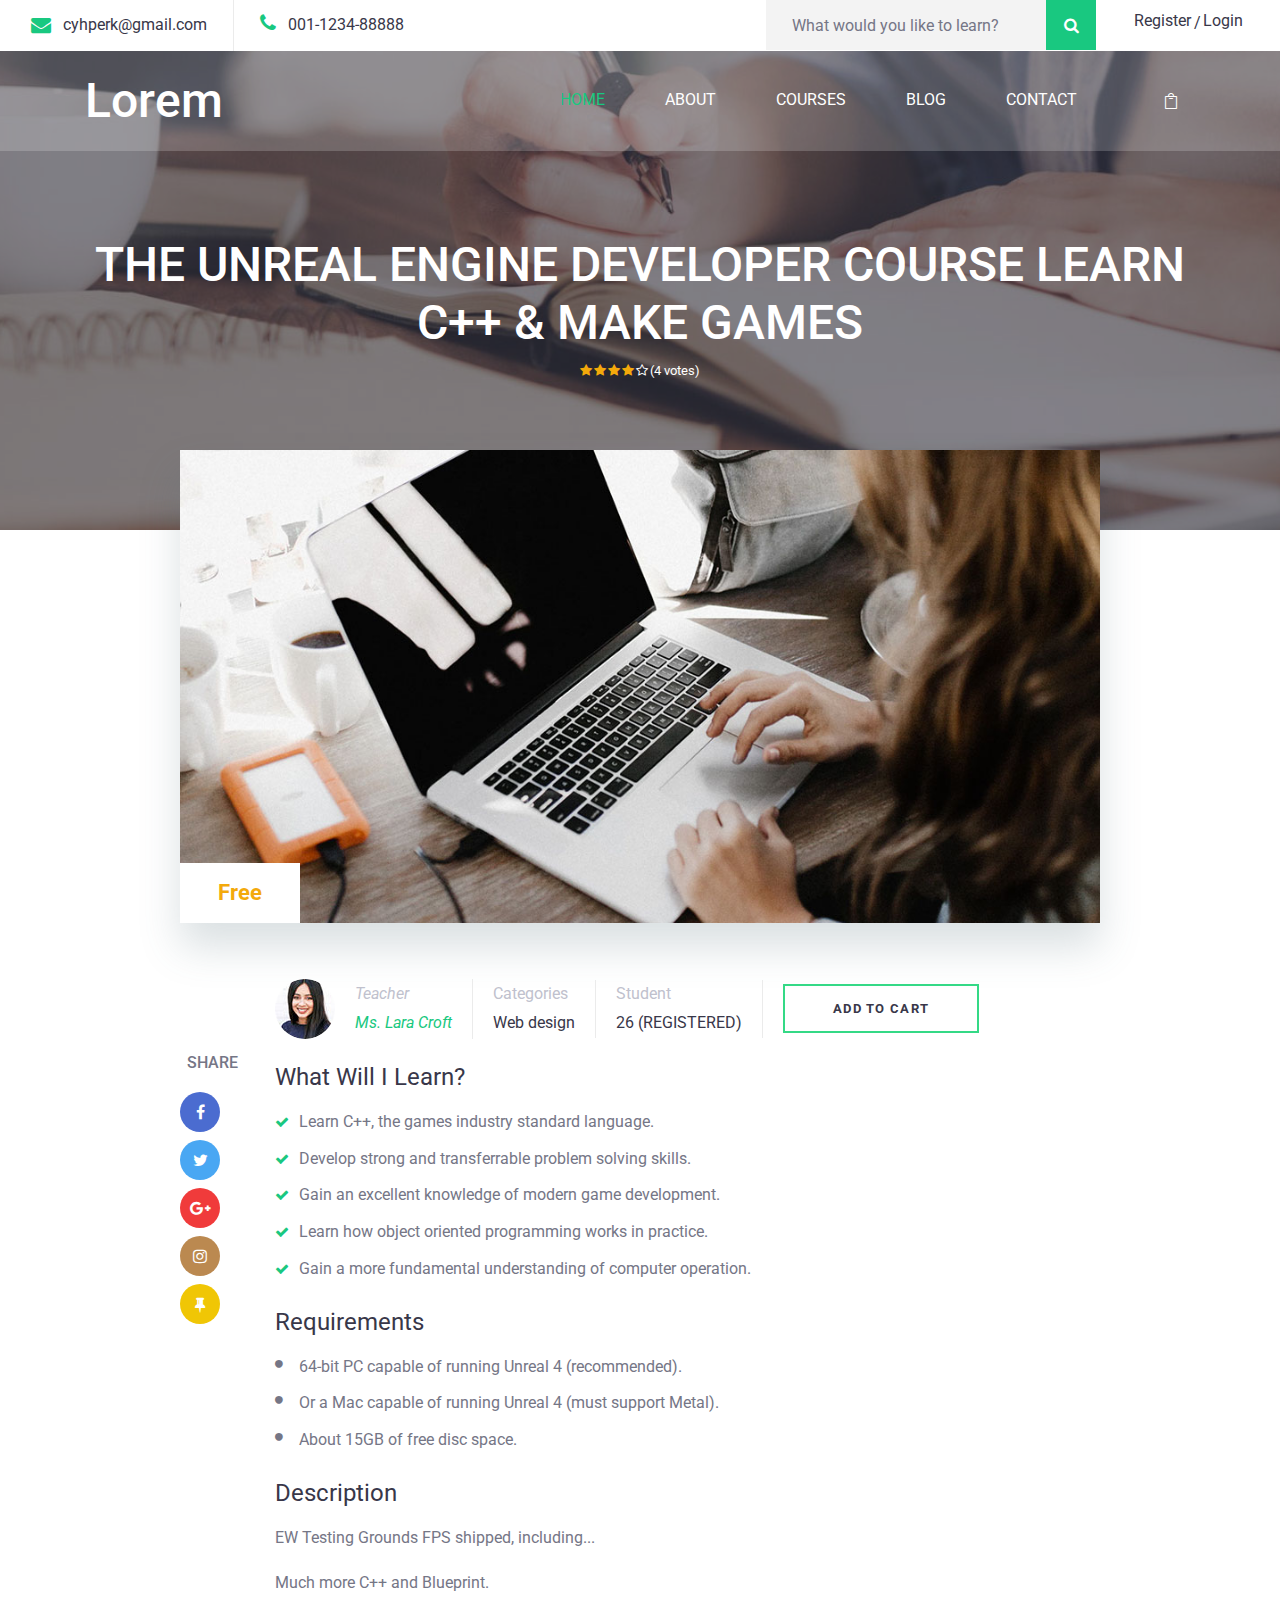
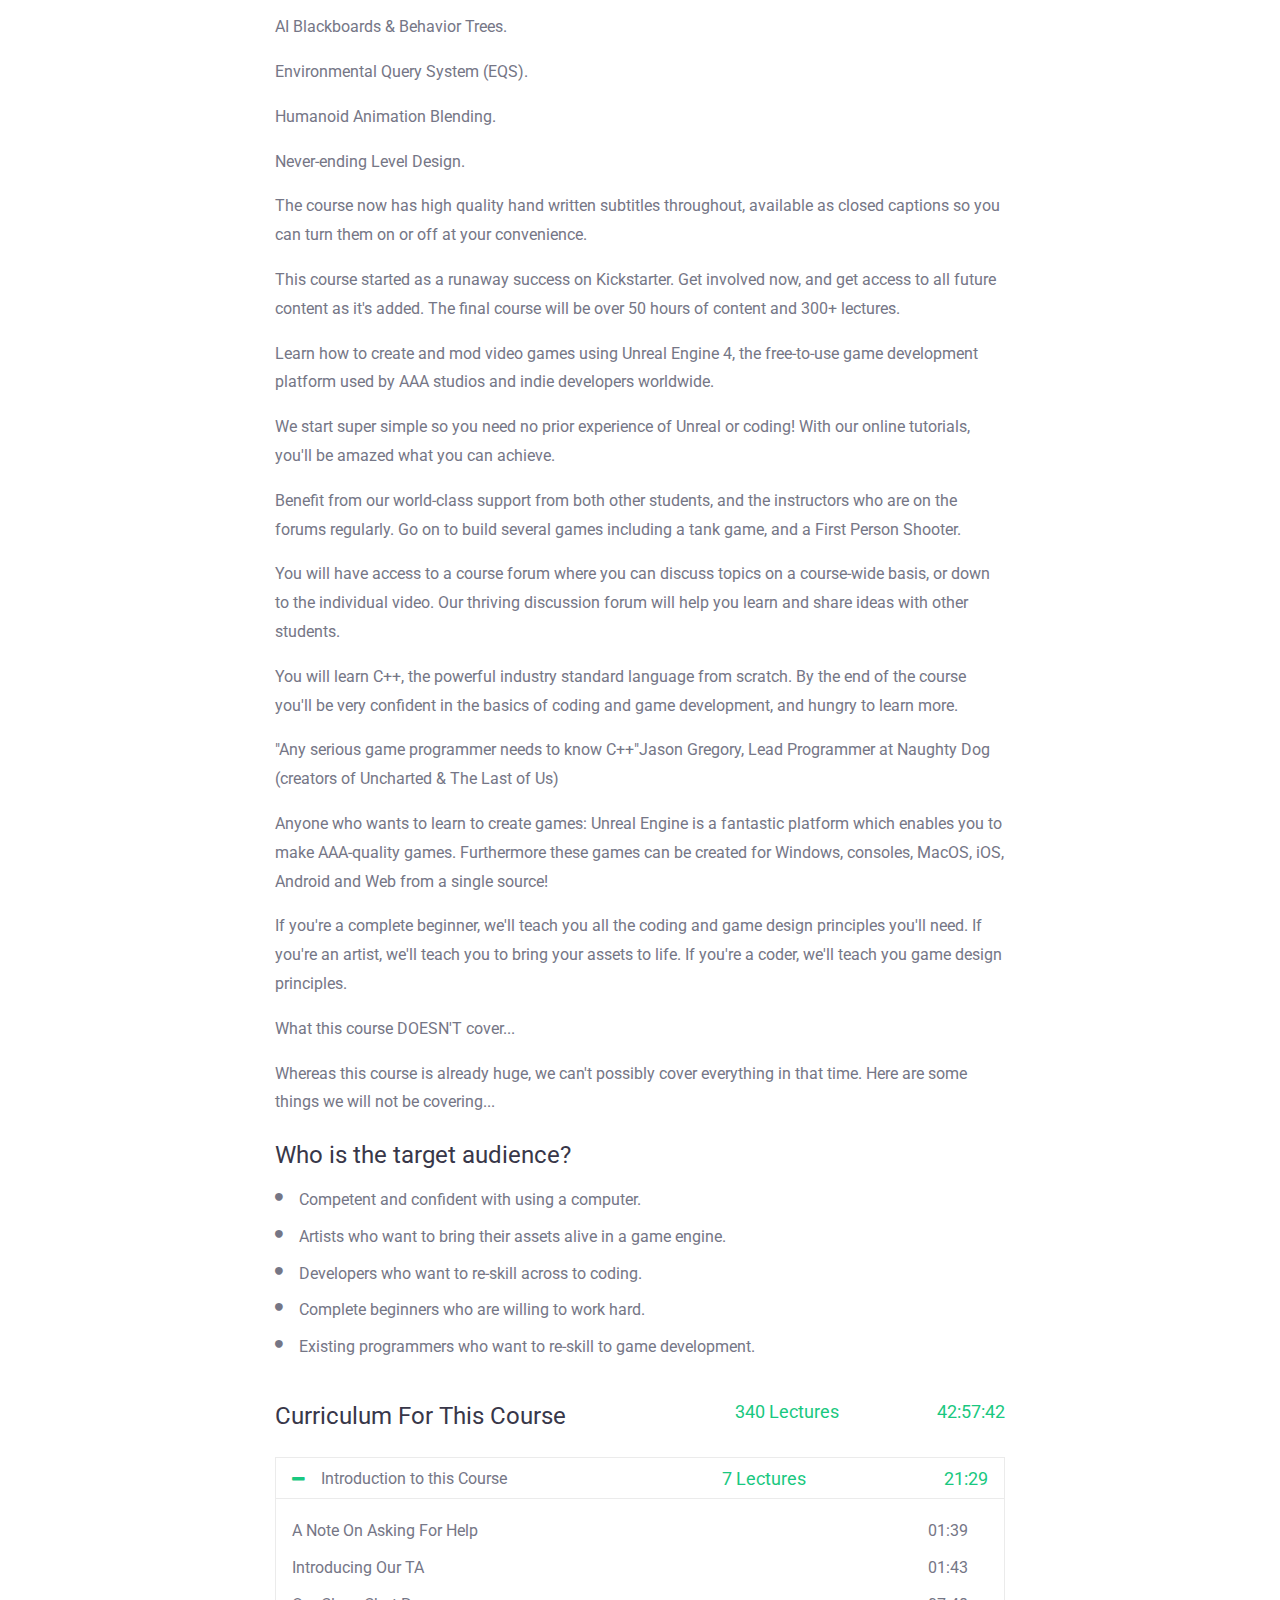
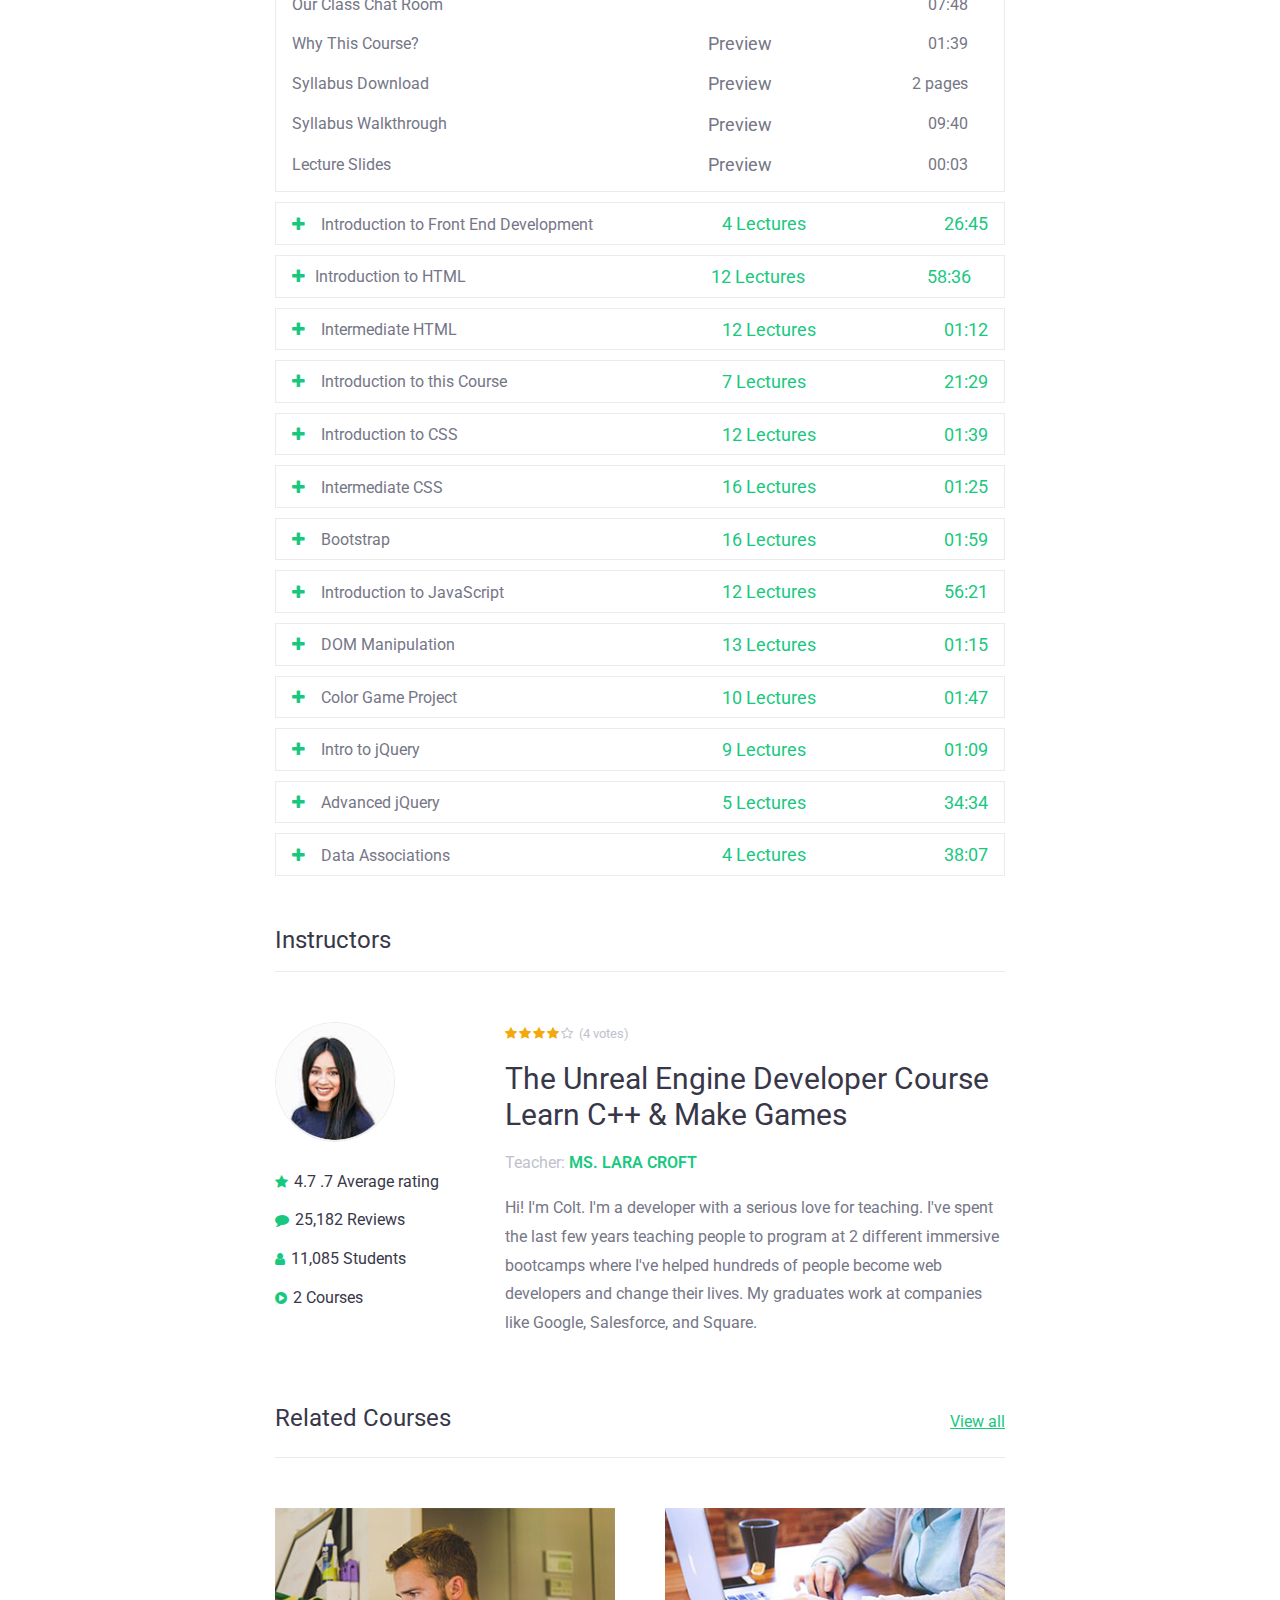
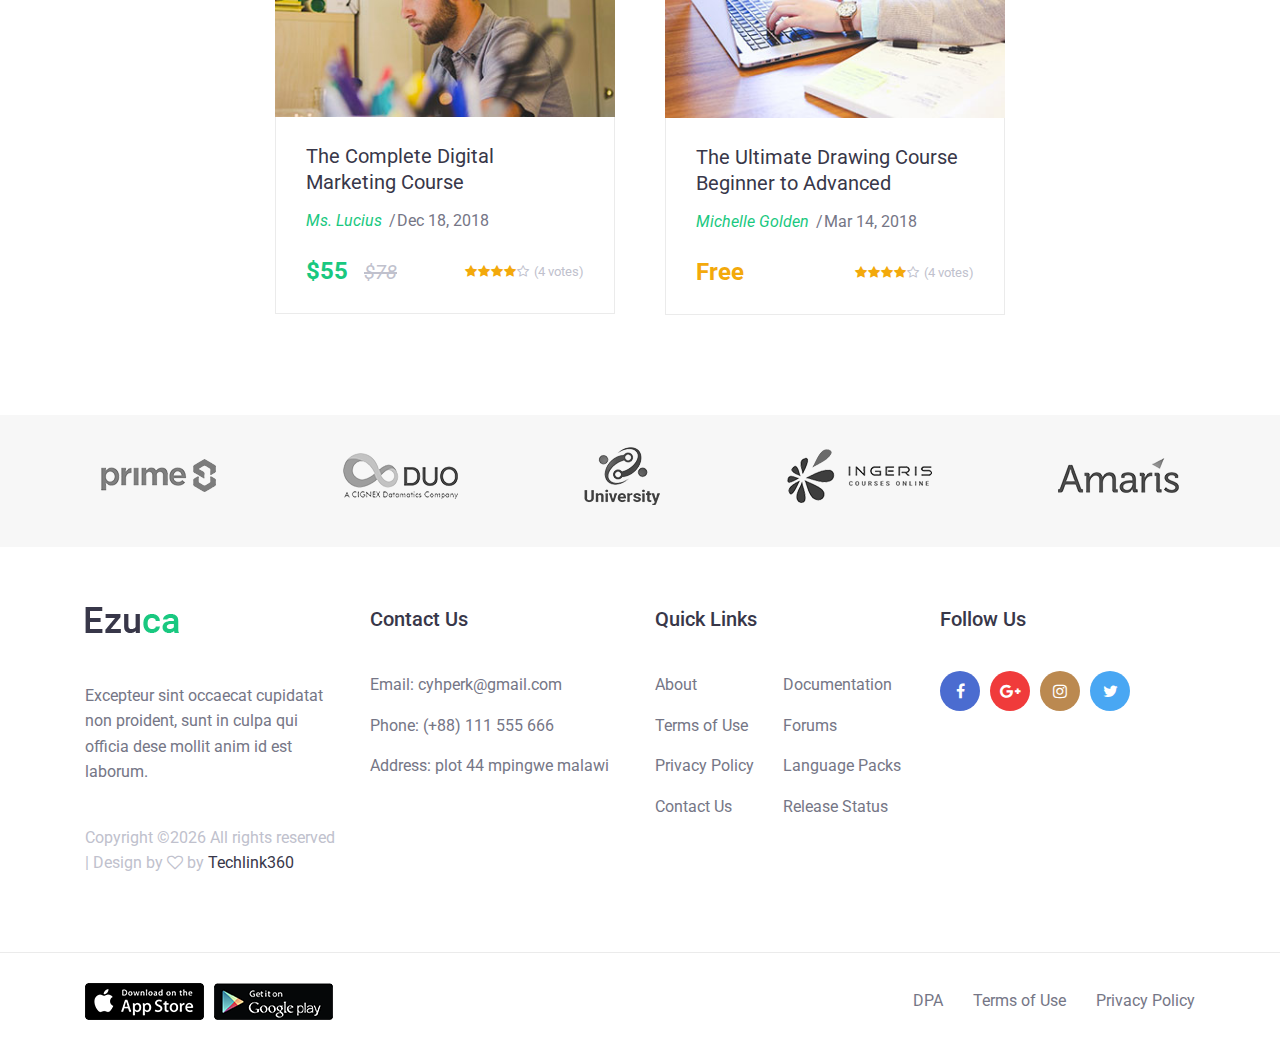
<file: single-courses.html>
<!DOCTYPE html>
<html lang="en">
<head>
    <title>Hello World</title>

    <!-- Required meta tags -->
    <meta charset="utf-8">
    <meta name="viewport" content="width=device-width, initial-scale=1, shrink-to-fit=no">

    <!-- Bootstrap CSS -->
    <link rel="stylesheet" href="css/bootstrap.min.css">

    <!-- FontAwesome CSS -->
    <link rel="stylesheet" href="css/font-awesome.min.css">

    <!-- ElegantFonts CSS -->
    <link rel="stylesheet" href="css/elegant-fonts.css">

    <!-- themify-icons CSS -->
    <link rel="stylesheet" href="css/themify-icons.css">

    <!-- Swiper CSS -->
    <link rel="stylesheet" href="css/swiper.min.css">

    <!-- Styles -->
    <link rel="stylesheet" href="style.css">
</head>
<body class="single-courses-page">
    <div class="page-header">
        <header class="site-header">
            <div class="top-header-bar">
                <div class="container-fluid">
                    <div class="row">
                        <div class="col-12 col-lg-6 d-none d-md-flex flex-wrap justify-content-center justify-content-lg-start mb-3 mb-lg-0">
                            <div class="header-bar-email d-flex align-items-center">
                                <i class="fa fa-envelope"></i><a href="#">cyhperk@gmail.com</a>
                            </div><!-- .header-bar-email -->

                            <div class="header-bar-text lg-flex align-items-center">
                                <p><i class="fa fa-phone"></i>001-1234-88888 </p>
                            </div><!-- .header-bar-text -->
                        </div><!-- .col -->

                        <div class="col-12 col-lg-6 d-flex flex-wrap justify-content-center justify-content-lg-end align-items-center">
                            <div class="header-bar-search">
                                <form class="flex align-items-stretch">
                                    <input type="search" placeholder="What would you like to learn?">
                                    <button type="submit" value="" class="flex justify-content-center align-items-center"><i class="fa fa-search"></i></button>
                                </form>
                            </div><!-- .header-bar-search -->

                            <div class="header-bar-menu">
                                <ul class="flex justify-content-center align-items-center py-2 pt-md-0">
                                    <li><a href="#">Register</a></li>
                                    <li><a href="#">Login</a></li>
                                </ul>
                            </div><!-- .header-bar-menu -->
                        </div><!-- .col -->
                    </div><!-- .row -->
                </div><!-- .container-fluid -->
            </div><!-- .top-header-bar -->

            <div class="nav-bar">
                <div class="container">
                    <div class="row">
                        <div class="col-9 col-lg-3">
                            <div class="site-branding">
                                <h1 class="site-title"><a href="index.html" rel="home">Lorem <span></span></a></h1>
                            </div><!-- .site-branding -->
                        </div><!-- .col -->

                        <div class="col-3 col-lg-9 flex justify-content-end align-content-center">
                            <nav class="site-navigation flex justify-content-end align-items-center">
                                <ul class="flex flex-column flex-lg-row justify-content-lg-end align-content-center">
                                    <li class="current-menu-item"><a href="index.html">Home</a></li>
                                    <li><a href="#">About</a></li>
                                    <li><a href="#">Courses</a></li>
                                    <li><a href="#">blog</a></li>
                                    <li><a href="#">Contact</a></li>
                                </ul>

                                <div class="hamburger-menu d-lg-none">
                                    <span></span>
                                    <span></span>
                                    <span></span>
                                    <span></span>
                                </div><!-- .hamburger-menu -->

                                <div class="header-bar-cart">
                                    <a href="#" class="flex justify-content-center align-items-center"><span aria-hidden="true" class="icon_bag_alt"></span></a>
                                </div><!-- .header-bar-search -->
                            </nav><!-- .site-navigation -->
                        </div><!-- .col -->
                    </div><!-- .row -->
                </div><!-- .container -->
            </div><!-- .nav-bar -->
        </header><!-- .site-header -->

        <div class="page-header-overlay">
            <div class="container">
                <div class="row">
                    <div class="col-12">
                        <header class="entry-header">
                            <h1 class="entry-title">The Unreal Engine Developer Course Learn C++ & Make Games</h1>

                            <div class="ratings flex justify-content-center align-items-center">
                                <i class="fa fa-star"></i>
                                <i class="fa fa-star"></i>
                                <i class="fa fa-star"></i>
                                <i class="fa fa-star"></i>
                                <i class="fa fa-star-o"></i>
                                <span>(4 votes)</span>
                            </div><!-- .ratings -->
                        </header><!-- .entry-header -->
                    </div><!-- .col -->
                </div><!-- .row -->
            </div><!-- .container -->
        </div><!-- .page-header-overlay -->
    </div><!-- .page-header -->

    <div class="container">
        <div class="row">
            <div class="col-12 offset-lg-1 col-lg-10">
                <div class="featured-image">
                    <img src="images/single-course-featured-img.jpg" alt="">

                    <div class="course-cost">Free</div>
                </div>
            </div><!-- .col -->
        </div><!-- .row -->

        <div class="row">
            <div class="col-12 offset-lg-1 col-lg-1">
                <div class="post-share">
                    <h3>share</h3>

                    <ul class="flex flex-wrap align-items-center p-0 m-0">
                        <li><a href="#"><i class="fa fa-facebook"></i></a></li>
                        <li><a href="#"><i class="fa fa-twitter"></i></a></li>
                        <li><a href="#"><i class="fa fa-google-plus"></i></a></li>
                        <li><a href="#"><i class="fa fa-instagram"></i></a></li>
                        <li><a href="#"><i class="fa fa-thumb-tack"></i></a></li>
                    </ul>
                </div><!-- .post-share -->
            </div><!-- .col -->

            <div class="col-12 col-lg-8">
                <div class="single-course-wrap">
                    <div class="course-info flex flex-wrap align-items-center">
                        <div class="course-author flex flex-wrap align-items-center mt-3">
                            <img src="images/course-author.jpg" alt="">

                            <div class="author-wrap">
                                <label class="m-0">Teacher</label>
                                <div class="author-name"><a href="#">Ms. Lara Croft</a></div>
                            </div><!-- .author-wrap -->
                        </div><!-- .course-author -->

                        <div class="course-cats mt-3">
                            <label class="m-0">Categories</label>
                            <div class="author-name"><a href="#">Web design</a></div>
                        </div><!-- .course-cats -->

                        <div class="course-students mt-3">
                            <label class="m-0">Student</label>
                            <div class="author-name"><a href="#">26 (REGISTERED)</a></div>
                        </div><!-- .course-students -->

                        <div class="buy-course mt-3">
                            <a class="btn" href="#">ADD to cart</a>
                        </div><!-- .buy-course -->
                    </div><!-- .course-info -->

                    <div class="single-course-cont-section">
                        <h2>What Will I Learn?</h2>

                        <ul class="p-0 m-0 green-ticked">
                            <li>Learn C++, the games industry standard language.</li>
                            <li>Develop strong and transferrable problem solving skills.</li>
                            <li>Gain an excellent knowledge of modern game development.</li>
                            <li>Learn how object oriented programming works in practice.</li>
                            <li>Gain a more fundamental understanding of computer operation.</li>
                        </ul>

                        <h2>Requirements</h2>

                        <ul class="p-0 m-0 black-doted">
                            <li>64-bit PC capable of running Unreal 4 (recommended).</li>
                            <li>Or a Mac capable of running Unreal 4 (must support Metal).</li>
                            <li>About 15GB of free disc space.</li>
                        </ul>

                        <h2>Description</h2>

                        <p>EW Testing Grounds FPS shipped, including...</p>
                        <p>Much more C++ and Blueprint.</p>
                        <p>AI Blackboards & Behavior Trees.</p>
                        <p>Environmental Query System (EQS).</p>
                        <p>Humanoid Animation Blending.</p>
                        <p>Never-ending Level Design.</p>
                        <p>The course now has high quality hand written subtitles throughout, available as closed captions so you can turn them on or off at your convenience.</p>
                        <p>This course started as a runaway success on Kickstarter. Get involved now, and get access to all future content as it's added. The final course will be over 50 hours of content and 300+ lectures.</p>
                        <p>Learn how to create and mod video games using Unreal Engine 4, the free-to-use game development platform used by AAA studios and indie developers worldwide.</p>
                        <p>We start super simple so you need no prior experience of Unreal or coding! With our online tutorials, you'll be amazed what you can achieve.</p>
                        <p>Benefit from our world-class support from both other students, and the instructors who are on the forums regularly. Go on to build several games including a tank game, and a First Person Shooter.</p>
                        <p>You will have access to a course forum where you can discuss topics on a course-wide basis, or down to the individual video. Our thriving discussion forum will help you learn and share ideas with other students.</p>
                        <p>You will learn C++, the powerful industry standard language from scratch. By the end of the course you'll be very confident in the basics of coding and game development, and hungry to learn more.</p>
                        <p>"Any serious game programmer needs to know C++"Jason Gregory, Lead Programmer at Naughty Dog (creators of Uncharted & The Last of Us)</p>
                        <p>Anyone who wants to learn to create games: Unreal Engine is a fantastic platform which enables you to make AAA-quality games. Furthermore these games can be created for Windows, consoles, MacOS, iOS, Android and Web from a single source!</p>
                        <p>If you're a complete beginner, we'll teach you all the coding and game design principles you'll need. If you're an artist, we'll teach you to bring your assets to life. If you're a coder, we'll teach you game design principles.</p>
                        <p>What this course DOESN'T cover...</p>
                        <p>Whereas this course is already huge, we can't possibly cover everything in that time. Here are some things we will not be covering...</p>

                        <h2>Who is the target audience?</h2>

                        <ul class="p-0 m-0 black-doted">
                            <li>Competent and confident with using a computer.</li>
                            <li>Artists who want to bring their assets alive in a game engine.</li>
                            <li>Developers who want to re-skill across to coding.</li>
                            <li>Complete beginners who are willing to work hard.</li>
                            <li>Existing programmers who want to re-skill to game development.</li>
                        </ul>
                    </div>

                    <div class="single-course-accordion-cont mt-3">
                        <header class="entry-header flex flex-wrap justify-content-between align-items-center">
                            <h2>Curriculum For This Course</h2>

                            <div class="number-of-lectures">340 Lectures</div>

                            <div class="total-lectures-time">42:57:42</div>
                        </header><!-- .entry-header -->

                        <div class="entry-contents">
                            <div class="accordion-wrap type-accordion">
                                <h3 class="entry-title flex flex-wrap justify-content-between align-items-lg-center active">
                                    <span class="arrow-r"><i class="fa fa-plus"></i><i class="fa fa-minus"></i></span>
                                    <span class="lecture-group-title">Introduction to this Course</span>
                                    <span class="number-of-lectures">7 Lectures</span>
                                    <span class="total-lectures-time">21:29</span>
                                </h3>

                                <div class="entry-content">
                                    <ul class="p-0 m-0">
                                        <li class="flex flex-column flex-lg-row align-items-lg-center"><span class="lecture-title">A Note On Asking For Help</span><span class="lectures-preview"></span><span class="lectures-time text-left text-lg-right">01:39</span></li>
                                        <li class="flex flex-column flex-lg-row align-items-lg-center"><span class="lecture-title">Introducing Our TA</span><span class="lectures-preview"></span><span class="lectures-time text-left text-lg-right">01:43</span></li>
                                        <li class="flex flex-column flex-lg-row align-items-lg-center"><span class="lecture-title">Our Class Chat Room</span><span class="lectures-preview"></span><span class="lectures-time text-left text-lg-right">07:48</span></li>
                                        <li class="flex flex-column flex-lg-row align-items-lg-center"><span class="lecture-title">Why This Course?</span><span class="lectures-preview">Preview</span><span class="lectures-time text-left text-lg-right">01:39</span></li>
                                        <li class="flex flex-column flex-lg-row align-items-lg-center"><span class="lecture-title">Syllabus Download</span><span class="lectures-preview">Preview</span><span class="lectures-time text-left text-lg-right">2 pages</span></li>
                                        <li class="flex flex-column flex-lg-row align-items-lg-center"><span class="lecture-title">Syllabus Walkthrough</span><span class="lectures-preview">Preview</span><span class="lectures-time text-left text-lg-right">09:40</span></li>
                                        <li class="flex flex-column flex-lg-row align-items-lg-center"><span class="lecture-title">Lecture Slides</span><span class="lectures-preview">Preview</span><span class="lectures-time text-left text-lg-right">00:03</span></li>
                                    </ul>
                                </div>

                                <h3 class="entry-title flex flex-wrap justify-content-between align-items-lg-center">
                                    <span class="arrow-r"><i class="fa fa-plus"></i><i class="fa fa-minus"></i></span>
                                    <span class="lecture-group-title">Introduction to Front End Development</span>
                                    <span class="number-of-lectures">4 Lectures</span>
                                    <span class="total-lectures-time">26:45</span>
                                </h3>

                                <div class="entry-content">
                                    <ul class="p-0 m-0">
                                        <li class="flex flex-column flex-lg-row align-items-lg-center"><span class="lecture-title">A Note On Asking For Help</span><span class="lectures-preview"></span><span class="lectures-time text-left text-lg-right">01:39</span></li>
                                        <li class="flex flex-column flex-lg-row align-items-lg-center"><span class="lecture-title">Introducing Our TA</span><span class="lectures-preview"></span><span class="lectures-time text-left text-lg-right">01:43</span></li>
                                        <li class="flex flex-column flex-lg-row align-items-lg-center"><span class="lecture-title">Our Class Chat Room</span><span class="lectures-preview"></span><span class="lectures-time text-left text-lg-right">07:48</span></li>
                                        <li class="flex flex-column flex-lg-row align-items-lg-center"><span class="lecture-title">Why This Course?</span><span class="lectures-preview">Preview</span><span class="lectures-time text-left text-lg-right">01:39</span></li>
                                        <li class="flex flex-column flex-lg-row align-items-lg-center"><span class="lecture-title">Syllabus Download</span><span class="lectures-preview">Preview</span><span class="lectures-time text-left text-lg-right">2 pages</span></li>
                                        <li class="flex flex-column flex-lg-row align-items-lg-center"><span class="lecture-title">Syllabus Walkthrough</span><span class="lectures-preview">Preview</span><span class="lectures-time text-left text-lg-right">09:40</span></li>
                                        <li class="flex flex-column flex-lg-row align-items-lg-center"><span class="lecture-title">Lecture Slides</span><span class="lectures-preview">Preview</span><span class="lectures-time text-left text-lg-right">00:03</span></li>
                                    </ul>
                                </div>

                                <h3 class="entry-title flex flex-wrap align-items-center">
                                    <span class="arrow-r"><i class="fa fa-plus"></i><i class="fa fa-minus"></i></span>
                                    <span class="lecture-group-title">Introduction to HTML	</span>
                                    <span class="number-of-lectures">12 Lectures</span>
                                    <span class="total-lectures-time">58:36</span>
                                </h3>

                                <div class="entry-content">
                                    <ul class="p-0 m-0">
                                        <li class="flex flex-column flex-lg-row align-items-lg-center"><span class="lecture-title">A Note On Asking For Help</span><span class="lectures-preview"></span><span class="lectures-time text-left text-lg-right">01:39</span></li>
                                        <li class="flex flex-column flex-lg-row align-items-lg-center"><span class="lecture-title">Introducing Our TA</span><span class="lectures-preview"></span><span class="lectures-time text-left text-lg-right">01:43</span></li>
                                        <li class="flex flex-column flex-lg-row align-items-lg-center"><span class="lecture-title">Our Class Chat Room</span><span class="lectures-preview"></span><span class="lectures-time text-left text-lg-right">07:48</span></li>
                                        <li class="flex flex-column flex-lg-row align-items-lg-center"><span class="lecture-title">Why This Course?</span><span class="lectures-preview">Preview</span><span class="lectures-time text-left text-lg-right">01:39</span></li>
                                        <li class="flex flex-column flex-lg-row align-items-lg-center"><span class="lecture-title">Syllabus Download</span><span class="lectures-preview">Preview</span><span class="lectures-time text-left text-lg-right">2 pages</span></li>
                                        <li class="flex flex-column flex-lg-row align-items-lg-center"><span class="lecture-title">Syllabus Walkthrough</span><span class="lectures-preview">Preview</span><span class="lectures-time text-left text-lg-right">09:40</span></li>
                                        <li class="flex flex-column flex-lg-row align-items-lg-center"><span class="lecture-title">Lecture Slides</span><span class="lectures-preview">Preview</span><span class="lectures-time text-left text-lg-right">00:03</span></li>
                                    </ul>
                                </div>

                                <h3 class="entry-title flex flex-wrap justify-content-between align-items-lg-center">
                                    <span class="arrow-r"><i class="fa fa-plus"></i><i class="fa fa-minus"></i></span>
                                    <span class="lecture-group-title">Intermediate HTML</span>
                                    <span class="number-of-lectures">12 Lectures</span>
                                    <span class="total-lectures-time">01:12</span>
                                </h3>

                                <div class="entry-content">
                                    <ul class="p-0 m-0">
                                        <li class="flex flex-column flex-lg-row align-items-lg-center"><span class="lecture-title">A Note On Asking For Help</span><span class="lectures-preview"></span><span class="lectures-time text-left text-lg-right">01:39</span></li>
                                        <li class="flex flex-column flex-lg-row align-items-lg-center"><span class="lecture-title">Introducing Our TA</span><span class="lectures-preview"></span><span class="lectures-time text-left text-lg-right">01:43</span></li>
                                        <li class="flex flex-column flex-lg-row align-items-lg-center"><span class="lecture-title">Our Class Chat Room</span><span class="lectures-preview"></span><span class="lectures-time text-left text-lg-right">07:48</span></li>
                                        <li class="flex flex-column flex-lg-row align-items-lg-center"><span class="lecture-title">Why This Course?</span><span class="lectures-preview">Preview</span><span class="lectures-time text-left text-lg-right">01:39</span></li>
                                        <li class="flex flex-column flex-lg-row align-items-lg-center"><span class="lecture-title">Syllabus Download</span><span class="lectures-preview">Preview</span><span class="lectures-time text-left text-lg-right">2 pages</span></li>
                                        <li class="flex flex-column flex-lg-row align-items-lg-center"><span class="lecture-title">Syllabus Walkthrough</span><span class="lectures-preview">Preview</span><span class="lectures-time text-left text-lg-right">09:40</span></li>
                                        <li class="flex flex-column flex-lg-row align-items-lg-center"><span class="lecture-title">Lecture Slides</span><span class="lectures-preview">Preview</span><span class="lectures-time text-left text-lg-right">00:03</span></li>
                                    </ul>
                                </div>

                                <h3 class="entry-title flex flex-wrap justify-content-between align-items-lg-center">
                                    <span class="arrow-r"><i class="fa fa-plus"></i><i class="fa fa-minus"></i></span>
                                    <span class="lecture-group-title">Introduction to this Course</span>
                                    <span class="number-of-lectures">7 Lectures</span>
                                    <span class="total-lectures-time">21:29</span>
                                </h3>

                                <div class="entry-content">
                                    <ul class="p-0 m-0">
                                        <li class="flex flex-column flex-lg-row align-items-lg-center"><span class="lecture-title">A Note On Asking For Help</span><span class="lectures-preview"></span><span class="lectures-time text-left text-lg-right">01:39</span></li>
                                        <li class="flex flex-column flex-lg-row align-items-lg-center"><span class="lecture-title">Introducing Our TA</span><span class="lectures-preview"></span><span class="lectures-time text-left text-lg-right">01:43</span></li>
                                        <li class="flex flex-column flex-lg-row align-items-lg-center"><span class="lecture-title">Our Class Chat Room</span><span class="lectures-preview"></span><span class="lectures-time text-left text-lg-right">07:48</span></li>
                                        <li class="flex flex-column flex-lg-row align-items-lg-center"><span class="lecture-title">Why This Course?</span><span class="lectures-preview">Preview</span><span class="lectures-time text-left text-lg-right">01:39</span></li>
                                        <li class="flex flex-column flex-lg-row align-items-lg-center"><span class="lecture-title">Syllabus Download</span><span class="lectures-preview">Preview</span><span class="lectures-time text-left text-lg-right">2 pages</span></li>
                                        <li class="flex flex-column flex-lg-row align-items-lg-center"><span class="lecture-title">Syllabus Walkthrough</span><span class="lectures-preview">Preview</span><span class="lectures-time text-left text-lg-right">09:40</span></li>
                                        <li class="flex flex-column flex-lg-row align-items-lg-center"><span class="lecture-title">Lecture Slides</span><span class="lectures-preview">Preview</span><span class="lectures-time text-left text-lg-right">00:03</span></li>
                                    </ul>
                                </div>

                                <h3 class="entry-title flex flex-wrap justify-content-between align-items-lg-center">
                                    <span class="arrow-r"><i class="fa fa-plus"></i><i class="fa fa-minus"></i></span>
                                    <span class="lecture-group-title">Introduction to CSS</span>
                                    <span class="number-of-lectures">12 Lectures</span>
                                    <span class="total-lectures-time">01:39</span>
                                </h3>

                                <div class="entry-content">
                                    <ul class="p-0 m-0">
                                        <li class="flex flex-column flex-lg-row align-items-lg-center"><span class="lecture-title">A Note On Asking For Help</span><span class="lectures-preview"></span><span class="lectures-time text-left text-lg-right">01:39</span></li>
                                        <li class="flex flex-column flex-lg-row align-items-lg-center"><span class="lecture-title">Introducing Our TA</span><span class="lectures-preview"></span><span class="lectures-time text-left text-lg-right">01:43</span></li>
                                        <li class="flex flex-column flex-lg-row align-items-lg-center"><span class="lecture-title">Our Class Chat Room</span><span class="lectures-preview"></span><span class="lectures-time text-left text-lg-right">07:48</span></li>
                                        <li class="flex flex-column flex-lg-row align-items-lg-center"><span class="lecture-title">Why This Course?</span><span class="lectures-preview">Preview</span><span class="lectures-time text-left text-lg-right">01:39</span></li>
                                        <li class="flex flex-column flex-lg-row align-items-lg-center"><span class="lecture-title">Syllabus Download</span><span class="lectures-preview">Preview</span><span class="lectures-time text-left text-lg-right">2 pages</span></li>
                                        <li class="flex flex-column flex-lg-row align-items-lg-center"><span class="lecture-title">Syllabus Walkthrough</span><span class="lectures-preview">Preview</span><span class="lectures-time text-left text-lg-right">09:40</span></li>
                                        <li class="flex flex-column flex-lg-row align-items-lg-center"><span class="lecture-title">Lecture Slides</span><span class="lectures-preview">Preview</span><span class="lectures-time text-left text-lg-right">00:03</span></li>
                                    </ul>
                                </div>

                                <h3 class="entry-title flex flex-wrap justify-content-between align-items-lg-center">
                                    <span class="arrow-r"><i class="fa fa-plus"></i><i class="fa fa-minus"></i></span>
                                    <span class="lecture-group-title">Intermediate CSS</span>
                                    <span class="number-of-lectures">16 Lectures</span>
                                    <span class="total-lectures-time">01:25</span>
                                </h3>

                                <div class="entry-content">
                                    <ul class="p-0 m-0">
                                        <li class="flex flex-column flex-lg-row align-items-lg-center"><span class="lecture-title">A Note On Asking For Help</span><span class="lectures-preview"></span><span class="lectures-time text-left text-lg-right">01:39</span></li>
                                        <li class="flex flex-column flex-lg-row align-items-lg-center"><span class="lecture-title">Introducing Our TA</span><span class="lectures-preview"></span><span class="lectures-time text-left text-lg-right">01:43</span></li>
                                        <li class="flex flex-column flex-lg-row align-items-lg-center"><span class="lecture-title">Our Class Chat Room</span><span class="lectures-preview"></span><span class="lectures-time text-left text-lg-right">07:48</span></li>
                                        <li class="flex flex-column flex-lg-row align-items-lg-center"><span class="lecture-title">Why This Course?</span><span class="lectures-preview">Preview</span><span class="lectures-time text-left text-lg-right">01:39</span></li>
                                        <li class="flex flex-column flex-lg-row align-items-lg-center"><span class="lecture-title">Syllabus Download</span><span class="lectures-preview">Preview</span><span class="lectures-time text-left text-lg-right">2 pages</span></li>
                                        <li class="flex flex-column flex-lg-row align-items-lg-center"><span class="lecture-title">Syllabus Walkthrough</span><span class="lectures-preview">Preview</span><span class="lectures-time text-left text-lg-right">09:40</span></li>
                                        <li class="flex flex-column flex-lg-row align-items-lg-center"><span class="lecture-title">Lecture Slides</span><span class="lectures-preview">Preview</span><span class="lectures-time text-left text-lg-right">00:03</span></li>
                                    </ul>
                                </div>

                                <h3 class="entry-title flex flex-wrap justify-content-between align-items-lg-center">
                                    <span class="arrow-r"><i class="fa fa-plus"></i><i class="fa fa-minus"></i></span>
                                    <span class="lecture-group-title">Bootstrap</span>
                                    <span class="number-of-lectures">16 Lectures</span>
                                    <span class="total-lectures-time">01:59</span>
                                </h3>

                                <div class="entry-content">
                                    <ul class="p-0 m-0">
                                        <li class="flex flex-column flex-lg-row align-items-lg-center"><span class="lecture-title">A Note On Asking For Help</span><span class="lectures-preview"></span><span class="lectures-time text-left text-lg-right">01:39</span></li>
                                        <li class="flex flex-column flex-lg-row align-items-lg-center"><span class="lecture-title">Introducing Our TA</span><span class="lectures-preview"></span><span class="lectures-time text-left text-lg-right">01:43</span></li>
                                        <li class="flex flex-column flex-lg-row align-items-lg-center"><span class="lecture-title">Our Class Chat Room</span><span class="lectures-preview"></span><span class="lectures-time text-left text-lg-right">07:48</span></li>
                                        <li class="flex flex-column flex-lg-row align-items-lg-center"><span class="lecture-title">Why This Course?</span><span class="lectures-preview">Preview</span><span class="lectures-time text-left text-lg-right">01:39</span></li>
                                        <li class="flex flex-column flex-lg-row align-items-lg-center"><span class="lecture-title">Syllabus Download</span><span class="lectures-preview">Preview</span><span class="lectures-time text-left text-lg-right">2 pages</span></li>
                                        <li class="flex flex-column flex-lg-row align-items-lg-center"><span class="lecture-title">Syllabus Walkthrough</span><span class="lectures-preview">Preview</span><span class="lectures-time text-left text-lg-right">09:40</span></li>
                                        <li class="flex flex-column flex-lg-row align-items-lg-center"><span class="lecture-title">Lecture Slides</span><span class="lectures-preview">Preview</span><span class="lectures-time text-left text-lg-right">00:03</span></li>
                                    </ul>
                                </div>

                                <h3 class="entry-title flex flex-wrap justify-content-between align-items-lg-center">
                                    <span class="arrow-r"><i class="fa fa-plus"></i><i class="fa fa-minus"></i></span>
                                    <span class="lecture-group-title">Introduction to JavaScript</span>
                                    <span class="number-of-lectures">12 Lectures</span>
                                    <span class="total-lectures-time">56:21</span>
                                </h3>

                                <div class="entry-content">
                                    <ul class="p-0 m-0">
                                        <li class="flex flex-column flex-lg-row align-items-lg-center"><span class="lecture-title">A Note On Asking For Help</span><span class="lectures-preview"></span><span class="lectures-time text-left text-lg-right">01:39</span></li>
                                        <li class="flex flex-column flex-lg-row align-items-lg-center"><span class="lecture-title">Introducing Our TA</span><span class="lectures-preview"></span><span class="lectures-time text-left text-lg-right">01:43</span></li>
                                        <li class="flex flex-column flex-lg-row align-items-lg-center"><span class="lecture-title">Our Class Chat Room</span><span class="lectures-preview"></span><span class="lectures-time text-left text-lg-right">07:48</span></li>
                                        <li class="flex flex-column flex-lg-row align-items-lg-center"><span class="lecture-title">Why This Course?</span><span class="lectures-preview">Preview</span><span class="lectures-time text-left text-lg-right">01:39</span></li>
                                        <li class="flex flex-column flex-lg-row align-items-lg-center"><span class="lecture-title">Syllabus Download</span><span class="lectures-preview">Preview</span><span class="lectures-time text-left text-lg-right">2 pages</span></li>
                                        <li class="flex flex-column flex-lg-row align-items-lg-center"><span class="lecture-title">Syllabus Walkthrough</span><span class="lectures-preview">Preview</span><span class="lectures-time text-left text-lg-right">09:40</span></li>
                                        <li class="flex flex-column flex-lg-row align-items-lg-center"><span class="lecture-title">Lecture Slides</span><span class="lectures-preview">Preview</span><span class="lectures-time text-left text-lg-right">00:03</span></li>
                                    </ul>
                                </div>

                                <h3 class="entry-title flex flex-wrap justify-content-between align-items-lg-center">
                                    <span class="arrow-r"><i class="fa fa-plus"></i><i class="fa fa-minus"></i></span>
                                    <span class="lecture-group-title">DOM Manipulation</span>
                                    <span class="number-of-lectures">13 Lectures</span>
                                    <span class="total-lectures-time">01:15</span>
                                </h3>

                                <div class="entry-content">
                                    <ul class="p-0 m-0">
                                        <li class="flex flex-column flex-lg-row align-items-lg-center"><span class="lecture-title">A Note On Asking For Help</span><span class="lectures-preview"></span><span class="lectures-time text-left text-lg-right">01:39</span></li>
                                        <li class="flex flex-column flex-lg-row align-items-lg-center"><span class="lecture-title">Introducing Our TA</span><span class="lectures-preview"></span><span class="lectures-time text-left text-lg-right">01:43</span></li>
                                        <li class="flex flex-column flex-lg-row align-items-lg-center"><span class="lecture-title">Our Class Chat Room</span><span class="lectures-preview"></span><span class="lectures-time text-left text-lg-right">07:48</span></li>
                                        <li class="flex flex-column flex-lg-row align-items-lg-center"><span class="lecture-title">Why This Course?</span><span class="lectures-preview">Preview</span><span class="lectures-time text-left text-lg-right">01:39</span></li>
                                        <li class="flex flex-column flex-lg-row align-items-lg-center"><span class="lecture-title">Syllabus Download</span><span class="lectures-preview">Preview</span><span class="lectures-time text-left text-lg-right">2 pages</span></li>
                                        <li class="flex flex-column flex-lg-row align-items-lg-center"><span class="lecture-title">Syllabus Walkthrough</span><span class="lectures-preview">Preview</span><span class="lectures-time text-left text-lg-right">09:40</span></li>
                                        <li class="flex flex-column flex-lg-row align-items-lg-center"><span class="lecture-title">Lecture Slides</span><span class="lectures-preview">Preview</span><span class="lectures-time text-left text-lg-right">00:03</span></li>
                                    </ul>
                                </div>

                                <h3 class="entry-title flex flex-wrap justify-content-between align-items-lg-center">
                                    <span class="arrow-r"><i class="fa fa-plus"></i><i class="fa fa-minus"></i></span>
                                    <span class="lecture-group-title">Color Game Project</span>
                                    <span class="number-of-lectures">10 Lectures</span>
                                    <span class="total-lectures-time">01:47</span>
                                </h3>

                                <div class="entry-content">
                                    <ul class="p-0 m-0">
                                        <li class="flex flex-column flex-lg-row align-items-lg-center"><span class="lecture-title">A Note On Asking For Help</span><span class="lectures-preview"></span><span class="lectures-time text-left text-lg-right">01:39</span></li>
                                        <li class="flex flex-column flex-lg-row align-items-lg-center"><span class="lecture-title">Introducing Our TA</span><span class="lectures-preview"></span><span class="lectures-time text-left text-lg-right">01:43</span></li>
                                        <li class="flex flex-column flex-lg-row align-items-lg-center"><span class="lecture-title">Our Class Chat Room</span><span class="lectures-preview"></span><span class="lectures-time text-left text-lg-right">07:48</span></li>
                                        <li class="flex flex-column flex-lg-row align-items-lg-center"><span class="lecture-title">Why This Course?</span><span class="lectures-preview">Preview</span><span class="lectures-time text-left text-lg-right">01:39</span></li>
                                        <li class="flex flex-column flex-lg-row align-items-lg-center"><span class="lecture-title">Syllabus Download</span><span class="lectures-preview">Preview</span><span class="lectures-time text-left text-lg-right">2 pages</span></li>
                                        <li class="flex flex-column flex-lg-row align-items-lg-center"><span class="lecture-title">Syllabus Walkthrough</span><span class="lectures-preview">Preview</span><span class="lectures-time text-left text-lg-right">09:40</span></li>
                                        <li class="flex flex-column flex-lg-row align-items-lg-center"><span class="lecture-title">Lecture Slides</span><span class="lectures-preview">Preview</span><span class="lectures-time text-left text-lg-right">00:03</span></li>
                                    </ul>
                                </div>

                                <h3 class="entry-title flex flex-wrap justify-content-between align-items-lg-center">
                                    <span class="arrow-r"><i class="fa fa-plus"></i><i class="fa fa-minus"></i></span>
                                    <span class="lecture-group-title">Intro to jQuery</span>
                                    <span class="number-of-lectures">9 Lectures</span>
                                    <span class="total-lectures-time">01:09</span>
                                </h3>

                                <div class="entry-content">
                                    <ul class="p-0 m-0">
                                        <li class="flex flex-column flex-lg-row align-items-lg-center"><span class="lecture-title">A Note On Asking For Help</span><span class="lectures-preview"></span><span class="lectures-time text-left text-lg-right">01:39</span></li>
                                        <li class="flex flex-column flex-lg-row align-items-lg-center"><span class="lecture-title">Introducing Our TA</span><span class="lectures-preview"></span><span class="lectures-time text-left text-lg-right">01:43</span></li>
                                        <li class="flex flex-column flex-lg-row align-items-lg-center"><span class="lecture-title">Our Class Chat Room</span><span class="lectures-preview"></span><span class="lectures-time text-left text-lg-right">07:48</span></li>
                                        <li class="flex flex-column flex-lg-row align-items-lg-center"><span class="lecture-title">Why This Course?</span><span class="lectures-preview">Preview</span><span class="lectures-time text-left text-lg-right">01:39</span></li>
                                        <li class="flex flex-column flex-lg-row align-items-lg-center"><span class="lecture-title">Syllabus Download</span><span class="lectures-preview">Preview</span><span class="lectures-time text-left text-lg-right">2 pages</span></li>
                                        <li class="flex flex-column flex-lg-row align-items-lg-center"><span class="lecture-title">Syllabus Walkthrough</span><span class="lectures-preview">Preview</span><span class="lectures-time text-left text-lg-right">09:40</span></li>
                                        <li class="flex flex-column flex-lg-row align-items-lg-center"><span class="lecture-title">Lecture Slides</span><span class="lectures-preview">Preview</span><span class="lectures-time text-left text-lg-right">00:03</span></li>
                                    </ul>
                                </div>

                                <h3 class="entry-title flex flex-wrap justify-content-between align-items-lg-center">
                                    <span class="arrow-r"><i class="fa fa-plus"></i><i class="fa fa-minus"></i></span>
                                    <span class="lecture-group-title">Advanced jQuery</span>
                                    <span class="number-of-lectures">5 Lectures</span>
                                    <span class="total-lectures-time">34:34</span>
                                </h3>

                                <div class="entry-content">
                                    <ul class="p-0 m-0">
                                        <li class="flex flex-column flex-lg-row align-items-lg-center"><span class="lecture-title">A Note On Asking For Help</span><span class="lectures-preview"></span><span class="lectures-time text-left text-lg-right">01:39</span></li>
                                        <li class="flex flex-column flex-lg-row align-items-lg-center"><span class="lecture-title">Introducing Our TA</span><span class="lectures-preview"></span><span class="lectures-time text-left text-lg-right">01:43</span></li>
                                        <li class="flex flex-column flex-lg-row align-items-lg-center"><span class="lecture-title">Our Class Chat Room</span><span class="lectures-preview"></span><span class="lectures-time text-left text-lg-right">07:48</span></li>
                                        <li class="flex flex-column flex-lg-row align-items-lg-center"><span class="lecture-title">Why This Course?</span><span class="lectures-preview">Preview</span><span class="lectures-time text-left text-lg-right">01:39</span></li>
                                        <li class="flex flex-column flex-lg-row align-items-lg-center"><span class="lecture-title">Syllabus Download</span><span class="lectures-preview">Preview</span><span class="lectures-time text-left text-lg-right">2 pages</span></li>
                                        <li class="flex flex-column flex-lg-row align-items-lg-center"><span class="lecture-title">Syllabus Walkthrough</span><span class="lectures-preview">Preview</span><span class="lectures-time text-left text-lg-right">09:40</span></li>
                                        <li class="flex flex-column flex-lg-row align-items-lg-center"><span class="lecture-title">Lecture Slides</span><span class="lectures-preview">Preview</span><span class="lectures-time text-left text-lg-right">00:03</span></li>
                                    </ul>
                                </div>

                                <h3 class="entry-title flex flex-wrap justify-content-between align-items-lg-center">
                                    <span class="arrow-r"><i class="fa fa-plus"></i><i class="fa fa-minus"></i></span>
                                    <span class="lecture-group-title">Data Associations</span>
                                    <span class="number-of-lectures">4 Lectures</span>
                                    <span class="total-lectures-time">38:07</span>
                                </h3>

                                <div class="entry-content">
                                    <ul class="p-0 m-0">
                                        <li class="flex flex-column flex-lg-row align-items-lg-center"><span class="lecture-title">A Note On Asking For Help</span><span class="lectures-preview"></span><span class="lectures-time text-left text-lg-right">01:39</span></li>
                                        <li class="flex flex-column flex-lg-row align-items-lg-center"><span class="lecture-title">Introducing Our TA</span><span class="lectures-preview"></span><span class="lectures-time text-left text-lg-right">01:43</span></li>
                                        <li class="flex flex-column flex-lg-row align-items-lg-center"><span class="lecture-title">Our Class Chat Room</span><span class="lectures-preview"></span><span class="lectures-time text-left text-lg-right">07:48</span></li>
                                        <li class="flex flex-column flex-lg-row align-items-lg-center"><span class="lecture-title">Why This Course?</span><span class="lectures-preview">Preview</span><span class="lectures-time text-left text-lg-right">01:39</span></li>
                                        <li class="flex flex-column flex-lg-row align-items-lg-center"><span class="lecture-title">Syllabus Download</span><span class="lectures-preview">Preview</span><span class="lectures-time text-left text-lg-right">2 pages</span></li>
                                        <li class="flex flex-column flex-lg-row align-items-lg-center"><span class="lecture-title">Syllabus Walkthrough</span><span class="lectures-preview">Preview</span><span class="lectures-time text-left text-lg-right">09:40</span></li>
                                        <li class="flex flex-column flex-lg-row align-items-lg-center"><span class="lecture-title">Lecture Slides</span><span class="lectures-preview">Preview</span><span class="lectures-time text-left text-lg-right">00:03</span></li>
                                    </ul>
                                </div>
                            </div>
                        </div><!-- .entry-contents -->
                    </div><!-- .single-course-accordion-cont  -->

                    <div class="instructors-info">
                        <header class="entry-heading">
                            <h2 class="entry-title">Instructors</h2>
                        </header><!-- .entry-heading -->

                        <div class="instructor-short-info flex flex-wrap">
                            <div class="instructors-stats">
                                <img src="images/instructor.jpg" alt="">

                                <ul class="p-0 m-0 mt-3">
                                   <li><i class="fa fa-star"></i> 4.7 .7 Average rating</li>
                                    <li><i class="fa fa-comment"></i> 25,182 Reviews</li>
                                    <li><i class="fa fa-user"></i> 11,085 Students</li>
                                    <li><i class="fa fa-play-circle"></i> 2 Courses</li>
                                </ul>
                            </div><!-- .instructors-stats -->

                            <div class="instructors-details">
                                <div class="ratings flex align-items-center">
                                    <i class="fa fa-star"></i>
                                    <i class="fa fa-star"></i>
                                    <i class="fa fa-star"></i>
                                    <i class="fa fa-star"></i>
                                    <i class="fa fa-star-o"></i>
                                    <span> (4 votes)</span>
                                </div><!-- .ratings -->

                                <h2 class="entry-title mt-3">The Unreal Engine Developer Course Learn C++ & Make Games</h2>

                                <div class="course-teacher mt-3">
                                    Teacher: <a href="#">Ms. Lara Croft</a>
                                </div><!-- .course-teacher -->

                                <div class="entry-content mt-3">
                                    <p>Hi! I'm Colt. I'm a developer with a serious love for teaching. I've spent the last few years teaching people to program at 2 different immersive bootcamps where I've helped hundreds of people become web developers and change their lives. My graduates work at companies like Google, Salesforce, and Square.</p>
                                </div><!-- .entry-content -->
                            </div><!-- .instructors-details -->
                        </div><!-- .instructor-short-info -->
                    </div><!-- .instructors-info -->

                    <div class="related-courses">
                        <header class="entry-heading flex flex-wrap justify-content-between align-items-center">
                            <h2 class="entry-title">Related Courses</h2>

                            <a href="#">View all</a>
                        </header><!-- .entry-heading -->

                        <div class="row mx-m-25">
                            <div class="col-12 col-lg-6 px-25">
                                <div class="course-content">
                                    <figure class="course-thumbnail">
                                        <a href="#"><img src="images/3.jpg" alt=""></a>
                                    </figure><!-- .course-thumbnail -->

                                    <div class="course-content-wrap">
                                        <header class="entry-header">
                                            <h2 class="entry-title"><a href="#">The Complete Digital Marketing Course</a></h2>

                                            <div class="entry-meta flex flex-wrap align-items-center">
                                                <div class="course-author"><a href="#">Ms. Lucius</a></div>

                                                <div class="course-date">Dec 18, 2018</div>
                                            </div><!-- .course-date -->
                                        </header><!-- .entry-header -->

                                        <footer class="entry-footer flex flex-wrap justify-content-between align-items-center">
                                            <div class="course-cost">
                                                $55 <span class="price-drop">$78</span>
                                            </div><!-- .course-cost -->

                                            <div class="course-ratings flex justify-content-end align-items-center">
                                                <span class="fa fa-star checked"></span>
                                                <span class="fa fa-star checked"></span>
                                                <span class="fa fa-star checked"></span>
                                                <span class="fa fa-star checked"></span>
                                                <span class="fa fa-star-o"></span>

                                                <span class="course-ratings-count">(4 votes)</span>
                                            </div><!-- .course-ratings -->
                                        </footer><!-- .entry-footer -->
                                    </div><!-- .course-content-wrap -->
                                </div><!-- .course-content -->
                            </div><!-- .col -->

                            <div class="col-12 col-lg-6 px-25">
                                <div class="course-content">
                                    <figure class="course-thumbnail">
                                        <a href="#"><img src="images/2.jpg" alt=""></a>
                                    </figure><!-- .course-thumbnail -->

                                    <div class="course-content-wrap">
                                        <header class="entry-header">
                                            <h2 class="entry-title"><a href="#">The Ultimate Drawing Course Beginner to Advanced</a></h2>

                                            <div class="entry-meta flex flex-wrap align-items-center">
                                                <div class="course-author"><a href="#">Michelle Golden</a></div>

                                                <div class="course-date">Mar 14, 2018</div>
                                            </div><!-- .course-date -->
                                        </header><!-- .entry-header -->

                                        <footer class="entry-footer flex flex-wrap justify-content-between align-items-center">
                                            <div class="course-cost">
                                                <span class="free-cost">Free</span>
                                            </div><!-- .price-drop -->

                                            <div class="course-ratings flex justify-content-end align-items-center">
                                                <span class="fa fa-star checked"></span>
                                                <span class="fa fa-star checked"></span>
                                                <span class="fa fa-star checked"></span>
                                                <span class="fa fa-star checked"></span>
                                                <span class="fa fa-star-o"></span>

                                                <span class="course-ratings-count">(4 votes)</span>
                                            </div><!-- .course-ratings -->
                                        </footer><!-- .entry-footer -->
                                    </div><!-- .course-content-wrap -->
                                </div><!-- .course-content -->
                            </div><!-- .col -->
                        </div><!-- .row -->
                    </div><!-- .related-course -->
                </div><!-- .single-course-wrap -->
            </div><!-- .col -->
        </div><!-- .row -->
    </div><!-- .container -->

    <div class="clients-logo">
        <div class="container">
            <div class="row">
                <div class="col-12 flex flex-wrap justify-content-center justify-content-lg-between align-items-center">
                    <div class="logo-wrap">
                        <img src="images/logo-1.png" alt="">
                    </div><!-- .logo-wrap -->

                    <div class="logo-wrap">
                        <img src="images/logo-2.png" alt="">
                    </div><!-- .logo-wrap -->

                    <div class="logo-wrap">
                        <img src="images/logo-3.png" alt="">
                    </div><!-- .logo-wrap -->

                    <div class="logo-wrap">
                        <img src="images/logo-4.png" alt="">
                    </div><!-- .logo-wrap -->

                    <div class="logo-wrap">
                        <img src="images/logo-5.png" alt="">
                    </div><!-- .logo-wrap -->
                </div><!-- .col -->
            </div><!-- .row -->
        </div><!-- .container -->
    </div><!-- .clients-logo -->

    <footer class="site-footer">
        <div class="footer-widgets">
            <div class="container">
                <div class="row">
                    <div class="col-12 col-md-6 col-lg-3">
                        <div class="foot-about">
                            <a class="foot-logo" href="#"><img src="images/foot-logo.png" alt=""></a>

                            <p>Excepteur sint occaecat cupidatat non proident, sunt in culpa qui officia dese mollit anim id est laborum. </p>

                            <p class="footer-copyright"><!-- Link back to Techlink360 can't be removed. Template is licensed under CC BY 3.0. -->
Copyright &copy;<script>document.write(new Date().getFullYear());</script> All rights reserved | Design by <i class="fa fa-heart-o" aria-hidden="true"></i> by <a href="#" target="_blank">Techlink360</a>
<!-- Link back to Techlink360 can't be removed. Template is licensed under CC BY 3.0. --></p>
                        </div><!-- .foot-about -->
                    </div><!-- .col -->

                    <div class="col-12 col-md-6 col-lg-3 mt-5 mt-md-0">
                        <div class="foot-contact">
                            <h2>Contact Us</h2>

                            <ul>
                                <li>Email: cyhperk@gmail.com</li>
                                <li>Phone: (+88) 111 555 666</li>
                                <li>Address: plot 44 mpingwe malawi</li>
                            </ul>
                        </div><!-- .foot-contact -->
                    </div><!-- .col -->

                    <div class="col-12 col-md-6 col-lg-3 mt-5 mt-lg-0">
                        <div class="quick-links flex flex-wrap">
                            <h2 class="w-100">Quick Links</h2>

                            <ul class="w-50">
                                <li><a href="#">About </a></li>
                                <li><a href="#">Terms of Use </a></li>
                                <li><a href="#">Privacy Policy </a></li>
                                <li><a href="#">Contact Us</a></li>
                            </ul>

                            <ul class="w-50">
                                <li><a href="#">Documentation</a></li>
                                <li><a href="#">Forums</a></li>
                                <li><a href="#">Language Packs</a></li>
                                <li><a href="#">Release Status</a></li>
                            </ul>
                        </div><!-- .quick-links -->
                    </div><!-- .col -->

                    <div class="col-12 col-md-6 col-lg-3 mt-5 mt-lg-0">
                        <div class="follow-us">
                            <h2>Follow Us</h2>

                            <ul class="follow-us flex flex-wrap align-items-center">
                                <li><a href="#"><i class="fa fa-facebook"></i></a></li>
                                <li><a href="#"><i class="fa fa-google-plus"></i></a></li>
                                <li><a href="#"><i class="fa fa-instagram"></i></a></li>
                                <li><a href="#"><i class="fa fa-twitter"></i></a></li>
                            </ul>
                        </div><!-- .quick-links -->
                    </div><!-- .col -->
                </div><!-- .row -->
            </div><!-- .container -->
        </div><!-- .footer-widgets -->

        <div class="footer-bar">
            <div class="container">
                <div class="row flex-wrap justify-content-center justify-content-lg-between align-items-center">
                    <div class="col-12 col-lg-6">
                        <div class="download-apps flex flex-wrap justify-content-center justify-content-lg-start align-items-center">
                            <a href="#"><img src="images/app-store.png" alt=""></a>
                            <a href="#"><img src="images/play-store.png" alt=""></a>
                        </div><!-- .download-apps -->

                    </div>

                    <div class="col-12 col-lg-6 mt-4 mt-lg-0">
                        <div class="footer-bar-nav">
                            <ul class="flex flex-wrap justify-content-center justify-content-lg-end align-items-center">
                                <li><a href="#">DPA</a></li>
                                <li><a href="#">Terms of Use</a></li>
                                <li><a href="#">Privacy Policy</a></li>
                            </ul>
                        </div><!-- .footer-bar-nav -->
                    </div><!-- .col-12 -->
                </div><!-- .row -->
            </div><!-- .container -->
        </div><!-- .footer-bar -->
    </footer><!-- .site-footer -->

    <script type='text/javascript' src='js/jquery.js'></script>
    <script type='text/javascript' src='js/swiper.min.js'></script>
    <script type='text/javascript' src='js/masonry.pkgd.min.js'></script>
    <script type='text/javascript' src='js/jquery.collapsible.min.js'></script>
    <script type='text/javascript' src='js/custom.js'></script>

</body>
</html>
</file>
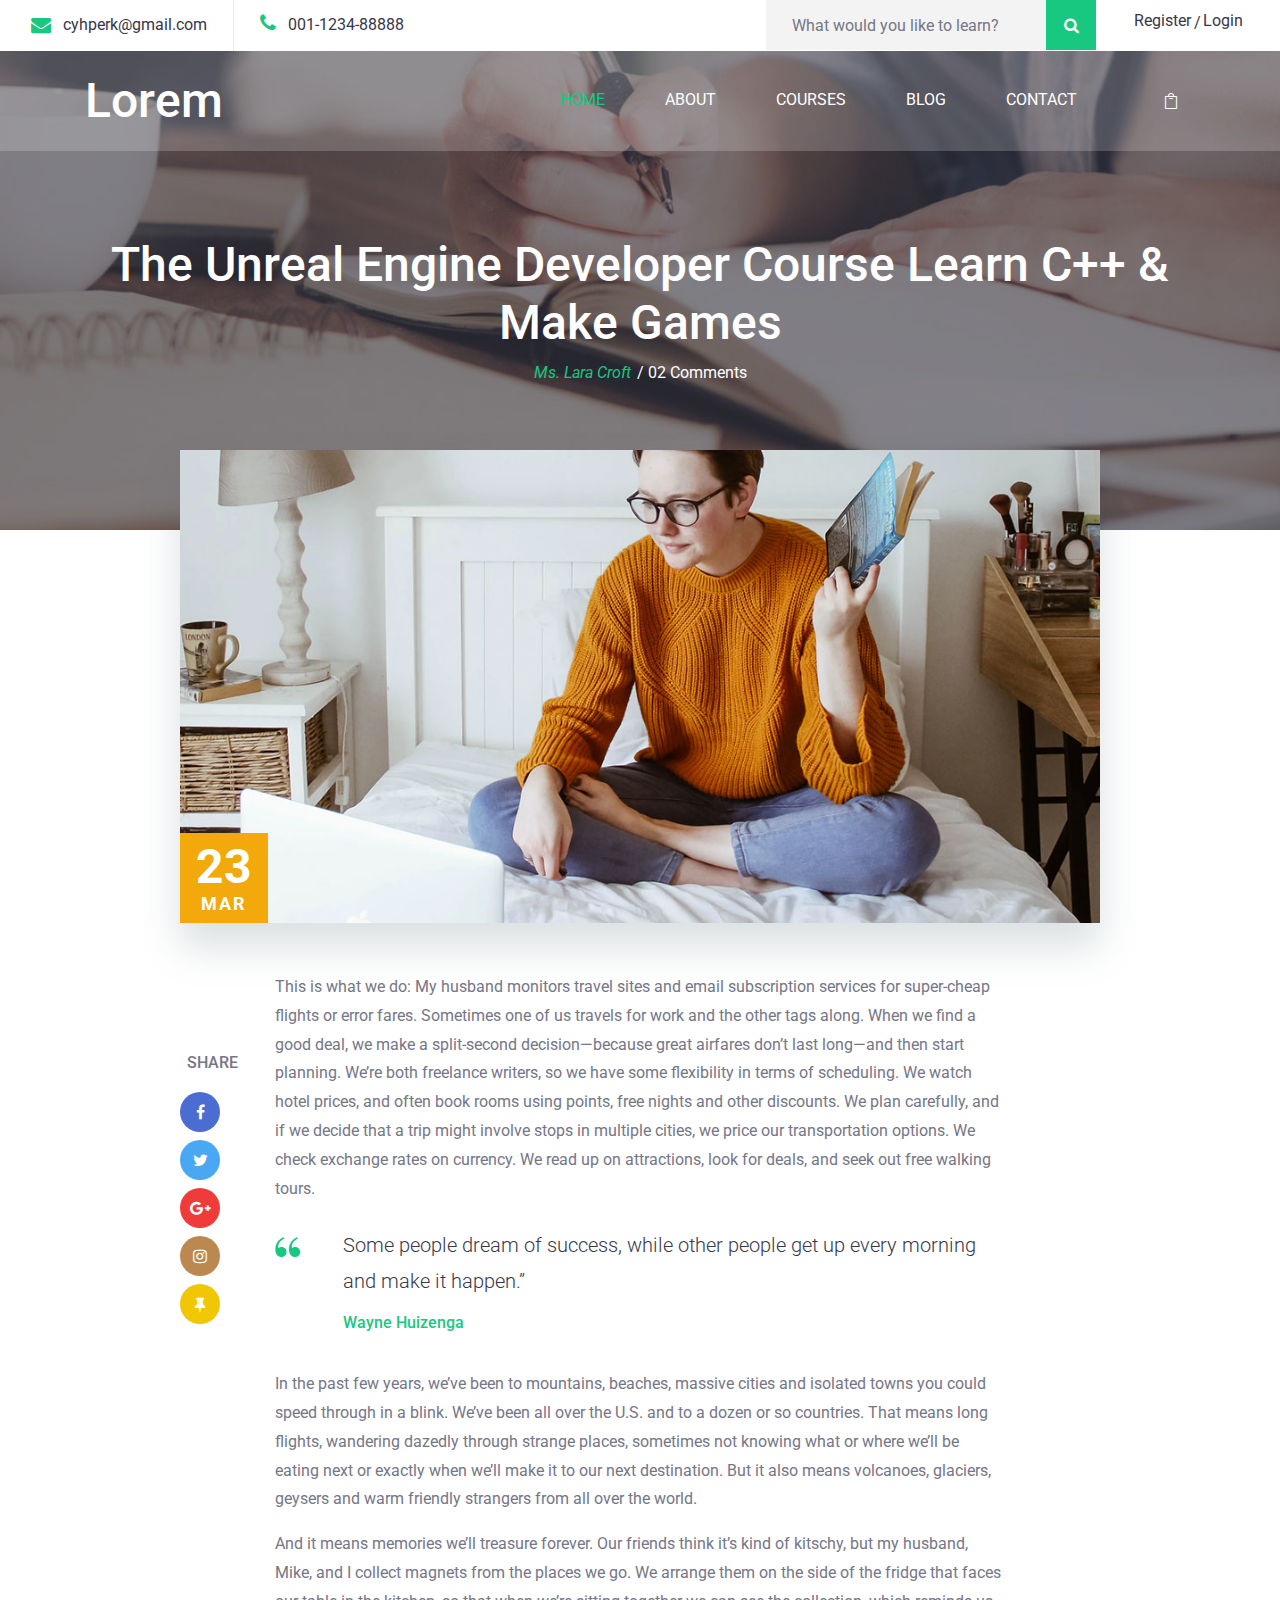
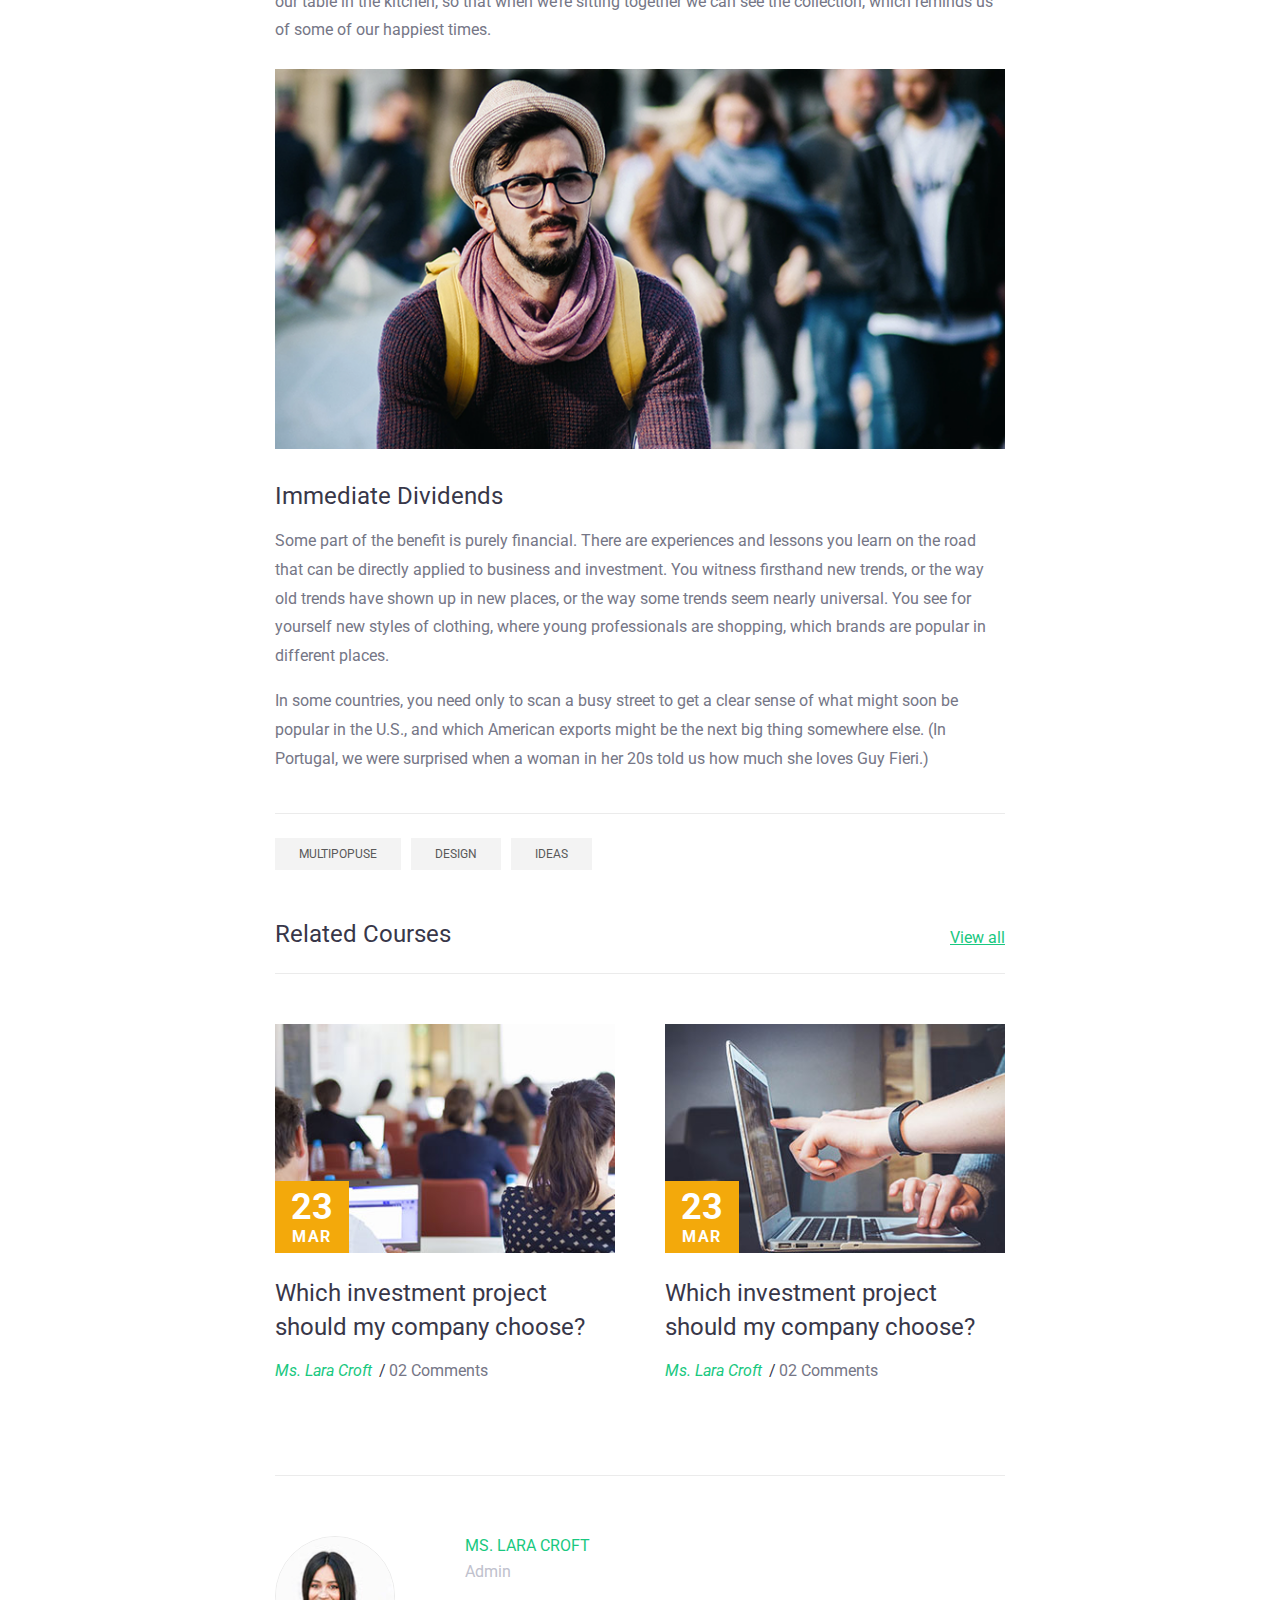
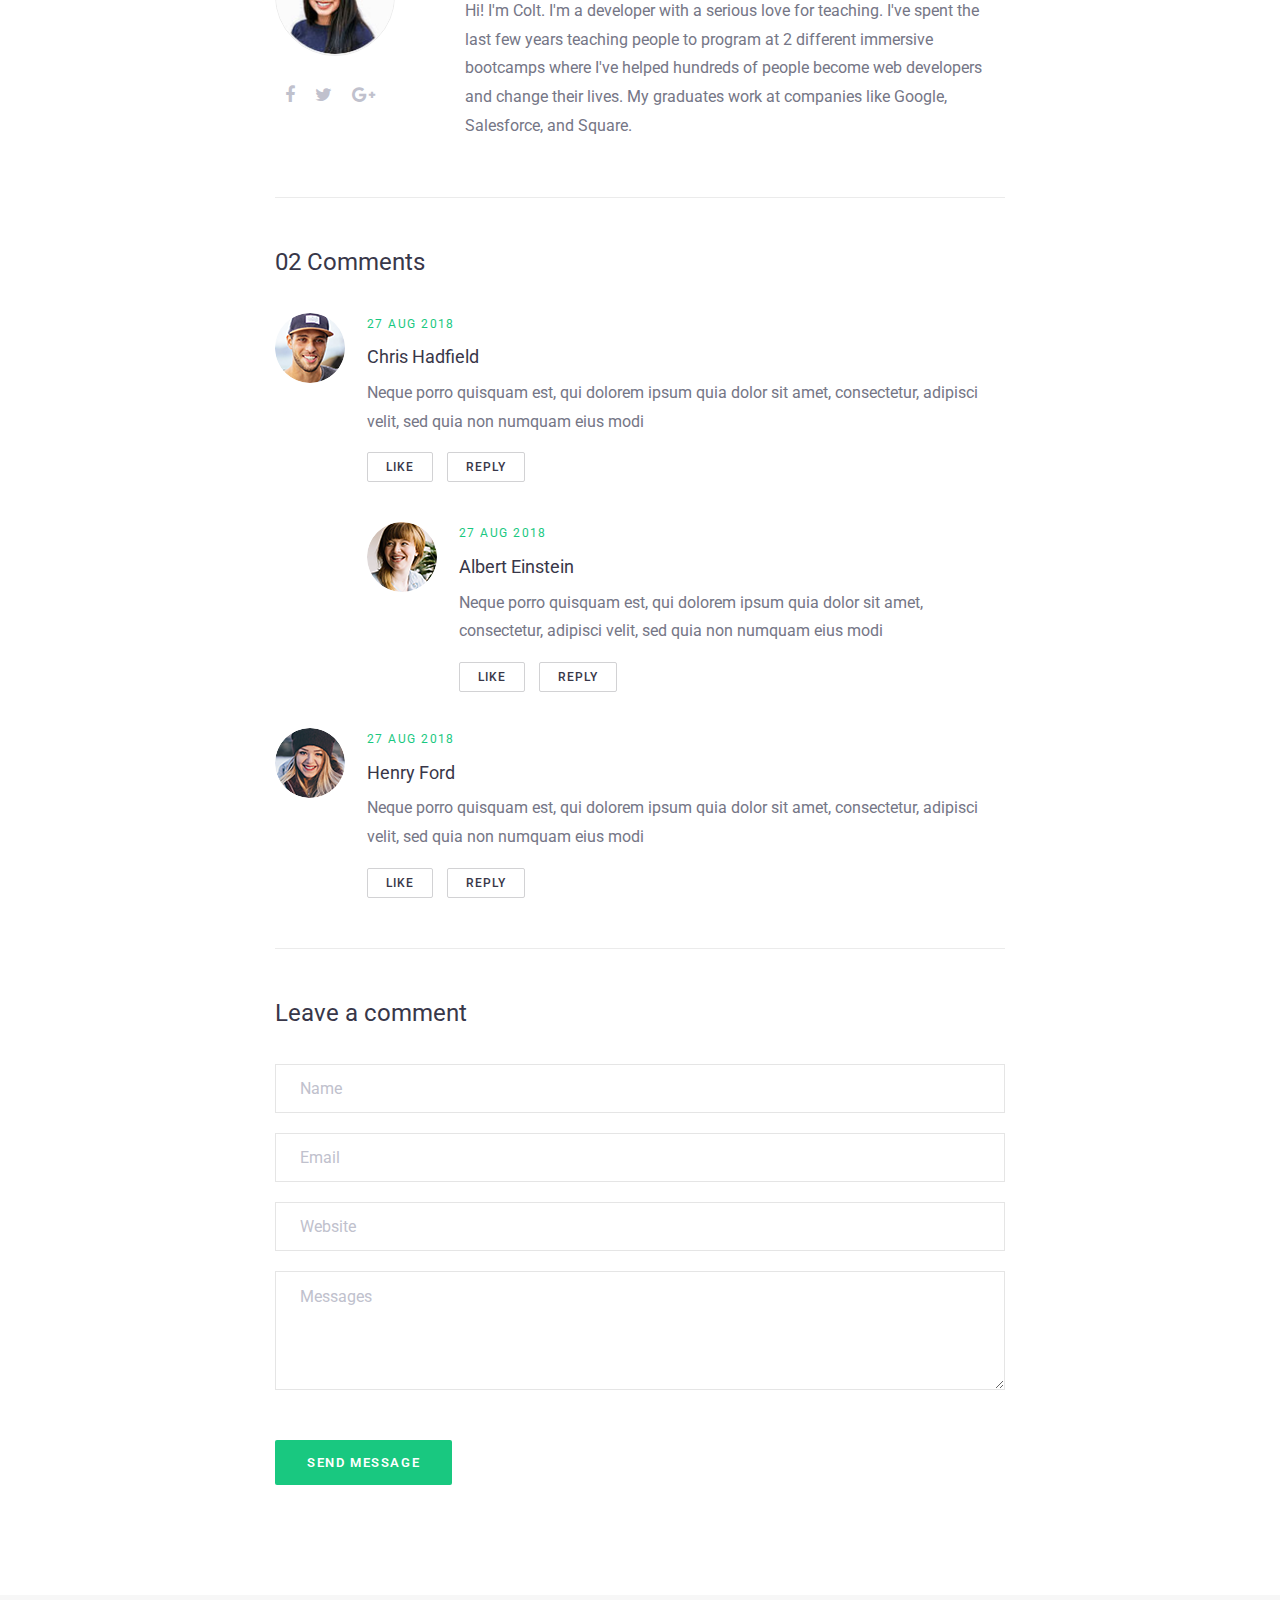
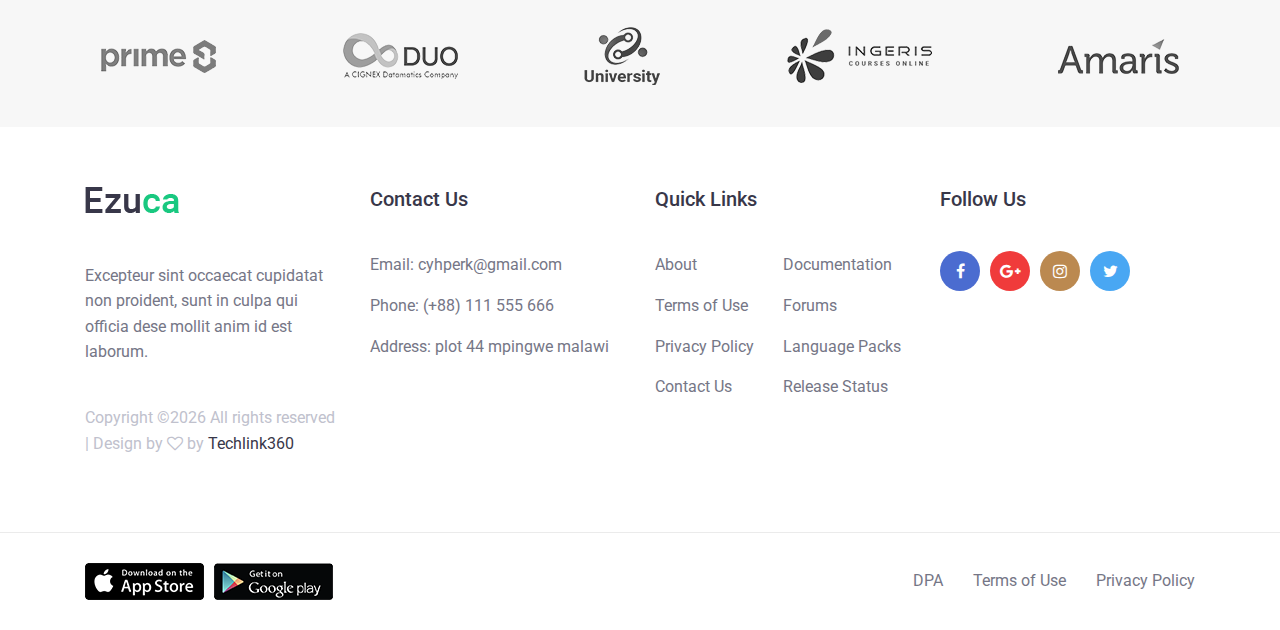
<file: single-post.html>
<!DOCTYPE html>
<html lang="en">
<head>
    <title>Hello World</title>

    <!-- Required meta tags -->
    <meta charset="utf-8">
    <meta name="viewport" content="width=device-width, initial-scale=1, shrink-to-fit=no">

    <!-- Bootstrap CSS -->
    <link rel="stylesheet" href="css/bootstrap.min.css">

    <!-- FontAwesome CSS -->
    <link rel="stylesheet" href="css/font-awesome.min.css">

    <!-- ElegantFonts CSS -->
    <link rel="stylesheet" href="css/elegant-fonts.css">

    <!-- themify-icons CSS -->
    <link rel="stylesheet" href="css/themify-icons.css">

    <!-- Swiper CSS -->
    <link rel="stylesheet" href="css/swiper.min.css">

    <!-- Styles -->
    <link rel="stylesheet" href="style.css">
</head>
<body class="single-blog-post">
    <div class="page-header">
        <header class="site-header">
            <div class="top-header-bar">
                <div class="container-fluid">
                    <div class="row">
                        <div class="col-12 col-lg-6 d-none d-md-flex flex-wrap justify-content-center justify-content-lg-start mb-3 mb-lg-0">
                            <div class="header-bar-email d-flex align-items-center">
                                <i class="fa fa-envelope"></i><a href="#">cyhperk@gmail.com</a>
                            </div><!-- .header-bar-email -->

                            <div class="header-bar-text lg-flex align-items-center">
                                <p><i class="fa fa-phone"></i>001-1234-88888 </p>
                            </div><!-- .header-bar-text -->
                        </div><!-- .col -->

                        <div class="col-12 col-lg-6 d-flex flex-wrap justify-content-center justify-content-lg-end align-items-center">
                            <div class="header-bar-search">
                                <form class="flex align-items-stretch">
                                    <input type="search" placeholder="What would you like to learn?">
                                    <button type="submit" value="" class="flex justify-content-center align-items-center"><i class="fa fa-search"></i></button>
                                </form>
                            </div><!-- .header-bar-search -->

                            <div class="header-bar-menu">
                                <ul class="flex justify-content-center align-items-center py-2 pt-md-0">
                                    <li><a href="#">Register</a></li>
                                    <li><a href="#">Login</a></li>
                                </ul>
                            </div><!-- .header-bar-menu -->
                        </div><!-- .col -->
                    </div><!-- .row -->
                </div><!-- .container-fluid -->
            </div><!-- .top-header-bar -->

            <div class="nav-bar">
                <div class="container">
                    <div class="row">
                        <div class="col-9 col-lg-3">
                            <div class="site-branding">
                                <h1 class="site-title"><a href="index.html" rel="home">Lorem <span></span></a></h1>
                            </div><!-- .site-branding -->
                        </div><!-- .col -->

                        <div class="col-3 col-lg-9 flex justify-content-end align-content-center">
                            <nav class="site-navigation flex justify-content-end align-items-center">
                                <ul class="flex flex-column flex-lg-row justify-content-lg-end align-content-center">
                                    <li class="current-menu-item"><a href="index.html">Home</a></li>
                                    <li><a href="#">About</a></li>
                                    <li><a href="#">Courses</a></li>
                                    <li><a href="#">blog</a></li>
                                    <li><a href="#">Contact</a></li>
                                </ul>

                                <div class="hamburger-menu d-lg-none">
                                    <span></span>
                                    <span></span>
                                    <span></span>
                                    <span></span>
                                </div><!-- .hamburger-menu -->

                                <div class="header-bar-cart">
                                    <a href="#" class="flex justify-content-center align-items-center"><span aria-hidden="true" class="icon_bag_alt"></span></a>
                                </div><!-- .header-bar-search -->
                            </nav><!-- .site-navigation -->
                        </div><!-- .col -->
                    </div><!-- .row -->
                </div><!-- .container -->
            </div><!-- .nav-bar -->
        </header><!-- .site-header -->

        <div class="page-header-overlay">
            <div class="container">
                <div class="row">
                    <div class="col-12">
                        <header class="entry-header">
                            <h1 class="entry-title">The Unreal Engine Developer Course Learn C++ & Make Games</h1>

                            <div class="entry-meta flex justify-content-center align-items-center">
                                <div class="post-author"><a href="#">Ms. Lara Croft </a></div>

                                <div class="post-comments"><a href="#">02 Comments</a></div>
                            </div><!-- .entry-meta -->
                        </header><!-- .entry-header -->
                    </div><!-- .col -->
                </div><!-- .row -->
            </div><!-- .container -->
        </div><!-- .page-header-overlay -->
    </div><!-- .page-header -->

    <div class="container">
        <div class="row">
            <div class="col-12 offset-lg-1 col-lg-10">
                <div class="featured-image">
                    <img src="images/single-post.jpg" alt="">

                    <div class="posted-date position-absolute">
                        <div class="day">23</div>
                        <div class="month">mar</div>
                    </div><!-- .posted-date -->
                </div><!-- .featured-image -->
            </div><!-- .col -->
        </div><!-- .row -->

        <div class="row">
            <div class="col-12 offset-lg-1 col-lg-1">
                <div class="post-share">
                    <h3>share</h3>

                    <ul class="flex flex-wrap align-items-center p-0 m-0">
                        <li><a href="#"><i class="fa fa-facebook"></i></a></li>
                        <li><a href="#"><i class="fa fa-twitter"></i></a></li>
                        <li><a href="#"><i class="fa fa-google-plus"></i></a></li>
                        <li><a href="#"><i class="fa fa-instagram"></i></a></li>
                        <li><a href="#"><i class="fa fa-thumb-tack"></i></a></li>
                    </ul>
                </div><!-- .post-share -->
            </div><!-- .col -->

            <div class="col-12 col-lg-8">
                <div class="single-post-wrap">
                    <p>This is what we do: My husband monitors travel sites and email subscription services for super-cheap flights or error fares. Sometimes one of us travels for work and the other tags along. When we find a good deal, we make a split-second decision—because great airfares don’t last long—and then start planning. We’re both freelance writers, so we have some flexibility in terms of scheduling. We watch hotel prices, and often book rooms using points, free nights and other discounts. We plan carefully, and if we decide that a trip might involve stops in multiple cities, we price our transportation options. We check exchange rates on currency. We read up on attractions, look for deals, and seek out free walking tours.</p>

                    <blockquote>
                        Some people dream of success, while other people get up every morning and make it happen.”

                        <span>Wayne Huizenga</span>
                    </blockquote>

                    <p>In the past few years, we’ve been to mountains, beaches, massive cities and isolated towns you could speed through in a blink. We’ve been all over the U.S. and to a dozen or so countries. That means long flights, wandering dazedly through strange places, sometimes not knowing what or where we’ll be eating next or exactly when we’ll make it to our next destination. But it also means volcanoes, glaciers, geysers and warm friendly strangers from all over the world.</p>

                    <p>And it means memories we’ll treasure forever. Our friends think it’s kind of kitschy, but my husband, Mike, and I collect magnets from the places we go. We arrange them on the side of the fridge that faces our table in the kitchen, so that when we’re sitting together we can see the collection, which reminds us of some of our happiest times.</p>

                    <figure class="my-4"><img src="images/blog-post-img.png" alt=""></figure>

                    <h3 class="mb-3">Immediate Dividends</h3>

                    <p>Some part of the benefit is purely financial. There are experiences and lessons you learn on the road that can be directly applied to business and investment. You witness firsthand new trends, or the way old trends have shown up in new places, or the way some trends seem nearly universal. You see for yourself new styles of clothing, where young professionals are shopping, which brands are popular in different places. </p>

                    <p>In some countries, you need only to scan a busy street to get a clear sense of what might soon be popular in the U.S., and which American exports might be the next big thing somewhere else. (In Portugal, we were surprised when a woman in her 20s told us how much she loves Guy Fieri.)</p>
                </div><!-- .single-post-wrap -->

                <div class="tags-links mt-4">
                    <ul class="d-flex flex-wrap align-items-center p-0 m-0">
                        <li><a href="#">Multipopuse</a></li>
                        <li><a href="#">Design</a></li>
                        <li><a href="#">Ideas</a></li>
                    </ul>
                </div><!-- .tags-links -->

                <div class="related-blog-posts">
                    <header class="entry-heading flex flex-wrap justify-content-between align-items-center">
                        <h2 class="entry-title">Related Courses</h2>

                        <a href="#">View all</a>
                    </header><!-- .entry-heading -->

                    <div class="row mx-m-25">
                        <div class="col-12 col-lg-6 px-25">
                            <div class="blog-post-content">
                                <figure class="blog-post-thumbnail position-relative m-0">
                                    <a href="#"><img src="images/b-5.jpg" alt=""></a>

                                    <div class="posted-date position-absolute">
                                        <div class="day">23</div>
                                        <div class="month">mar</div>
                                    </div>
                                </figure><!-- .blog-post-thumbnail -->

                                <div class="blog-post-content-wrap">
                                    <header class="entry-header">
                                        <h2 class="entry-title"><a href="#">Which investment project should my company choose?</a></h2>

                                        <div class="entry-meta flex flex-wrap align-items-center">
                                            <div class="post-author"><a href="#">Ms. Lara Croft </a></div>

                                            <div class="post-comments"><a href="#">02 Comments</a></div>
                                        </div><!-- .entry-meta -->
                                    </header><!-- .entry-header -->
                                </div><!-- .blog-post-content-wrap -->
                            </div><!-- .blog-post-content -->
                        </div><!-- .col -->

                        <div class="col-12 col-lg-6 px-25">
                            <div class="blog-post-content">
                                <figure class="blog-post-thumbnail position-relative m-0">
                                    <a href="#"><img src="images/b-6.jpg" alt=""></a>

                                    <div class="posted-date position-absolute">
                                        <div class="day">23</div>
                                        <div class="month">mar</div>
                                    </div>
                                </figure><!-- .blog-post-thumbnail -->

                                <div class="blog-post-content-wrap">
                                    <header class="entry-header">
                                        <h2 class="entry-title"><a href="#">Which investment project should my company choose?</a></h2>

                                        <div class="entry-meta flex flex-wrap align-items-center">
                                            <div class="post-author"><a href="#">Ms. Lara Croft </a></div>

                                            <div class="post-comments"><a href="#">02 Comments</a></div>
                                        </div><!-- .entry-meta -->
                                    </header><!-- .entry-header -->
                                </div><!-- .blog-post-content-wrap -->
                            </div><!-- .blog-post-content -->
                        </div><!-- .col -->
                    </div><!-- .row -->
                </div><!-- .related-course -->

                <div class="author-box">
                    <div class="author-info flex flex-wrap">
                        <div class="author-avatar">
                            <img src="images/instructor.jpg" alt="">

                            <ul class="author-social-profile p-0 m-0 mt-3 d-flex flex-wrap align-items-center">
                                <li><a href="#"><i class="fa fa-facebook"></i></a></li>
                                <li><a href="#"><i class="fa fa-twitter"></i></a></li>
                                <li><a href="#"><i class="fa fa-google-plus"></i></a></li>
                            </ul>
                        </div><!-- .author-avatar -->

                        <div class="author-details">
                            <h3 class="author-name">Ms. Lara Croft <span>Admin</span></h3>

                            <div class="entry-content mt-3">
                                <p>Hi! I'm Colt. I'm a developer with a serious love for teaching. I've spent the last few years teaching people to program at 2 different immersive bootcamps where I've helped hundreds of people become web developers and change their lives. My graduates work at companies like Google, Salesforce, and Square.</p>
                            </div><!-- .entry-content -->
                        </div><!-- .author-details -->
                    </div><!-- .author-info -->
                </div><!-- .author-box -->

                <div class="post-comments-wrap">
                    <div class="post-comments">
                        <h3 class="comments-title"><span class="comments-number">02 Comments</span></h3>

                        <ol class="comment-list">
                            <li class="comment">
                                <article class="comment-body">
                                    <figure class="comment-author-avatar">
                                        <img src="images/c-1.png" alt="">
                                    </figure><!-- .comment-author-avatar -->

                                    <div class="comment-wrap">
                                        <div class="comment-author">
                                            <span class="comment-meta d-block">
                                                <a href="#">27 Aug 2018</a>
                                            </span><!-- .comment-meta -->

                                            <span class="fn">
                                                <a href="#">Chris Hadfield</a>
                                            </span><!-- .fn -->
                                        </div><!-- .comment-author -->

                                        <p>Neque porro quisquam est, qui dolorem ipsum quia dolor sit amet, consectetur, adipisci velit, sed quia non numquam eius modi</p>

                                        <div class="reply">
                                            <a href="#">like</a>
                                            <a href="#">reply</a>
                                        </div><!-- .reply -->
                                    </div><!-- .comment-wrap -->

                                    <div class="clearfix"></div>
                                </article><!-- .comment-body -->

                                <ol class="children">
                                    <li class="comment">
                                        <article class="comment-body">
                                            <figure class="comment-author-avatar">
                                                <img src="images/c-2.png" alt="">
                                            </figure><!-- .comment-author-avatar -->

                                            <div class="comment-wrap">
                                                <div class="comment-author">
                                                    <span class="comment-meta d-block">
                                                        <a href="#">27 Aug 2018</a>
                                                    </span><!-- .comment-meta -->

                                                    <span class="fn">
                                                        <a href="#">Albert Einstein</a>
                                                    </span><!-- .fn -->
                                                </div><!-- .comment-author -->

                                                <p>Neque porro quisquam est, qui dolorem ipsum quia dolor sit amet, consectetur, adipisci velit, sed quia non numquam eius modi </p>

                                                <div class="reply">
                                                    <a href="#">like</a>
                                                    <a href="#">reply</a>
                                                </div><!-- .reply -->
                                            </div><!-- .comment-wrap -->

                                            <div class="clearfix"></div>
                                        </article><!-- .comment-body -->
                                    </li><!-- .comment -->
                                </ol><!-- .children -->
                            </li><!-- .comment -->

                            <li class="comment">
                                <article class="comment-body">
                                    <figure class="comment-author-avatar">
                                        <img src="images/c-3.png" alt="">
                                    </figure><!-- .comment-author-avatar -->

                                    <div class="comment-wrap">
                                        <div class="comment-author">
                                            <span class="comment-meta d-block">
                                                <a href="#">27 Aug 2018</a>
                                            </span><!-- .comment-meta -->

                                            <span class="fn">
                                                <a href="#">Henry Ford</a>
                                            </span><!-- .comment-autho -->
                                        </div><!-- .comment-author -->

                                        <p>Neque porro quisquam est, qui dolorem ipsum quia dolor sit amet, consectetur, adipisci velit, sed quia non numquam eius modi </p>

                                        <div class="reply">
                                            <a href="#">like</a>
                                            <a href="#">reply</a>
                                        </div><!-- .reply -->
                                    </div><!-- .comment-wrap -->

                                    <div class="clearfix"></div>
                                </article><!-- .comment-body -->
                            </li><!-- .comment -->
                        </ol><!-- .comment-list -->
                    </div><!-- .post-comments -->

                    <div class="comments-form">
                        <div class="comment-respond">
                            <h3 class="comment-reply-title">Leave a comment</h3>

                            <form class="comment-form">
                                <input type="text" placeholder="Name">
                                <input type="email" placeholder="Email">
                                <input type="url" placeholder="Website">
                                <textarea rows="4" placeholder="Messages"></textarea>
                                <input type="submit" value="send message">
                            </form><!-- .comment-form -->
                        </div><!-- .comment-respond -->
                    </div><!-- .comments-form -->
                </div><!-- .post-comments-wrap -->
            </div><!-- .col -->
        </div><!-- .row -->
    </div><!-- .container -->

    <div class="clients-logo">
        <div class="container">
            <div class="row">
                <div class="col-12 flex flex-wrap justify-content-center justify-content-lg-between align-items-center">
                    <div class="logo-wrap">
                        <img src="images/logo-1.png" alt="">
                    </div><!-- .logo-wrap -->

                    <div class="logo-wrap">
                        <img src="images/logo-2.png" alt="">
                    </div><!-- .logo-wrap -->

                    <div class="logo-wrap">
                        <img src="images/logo-3.png" alt="">
                    </div><!-- .logo-wrap -->

                    <div class="logo-wrap">
                        <img src="images/logo-4.png" alt="">
                    </div><!-- .logo-wrap -->

                    <div class="logo-wrap">
                        <img src="images/logo-5.png" alt="">
                    </div><!-- .logo-wrap -->
                </div><!-- .col -->
            </div><!-- .row -->
        </div><!-- .container -->
    </div><!-- .clients-logo -->

    <footer class="site-footer">
        <div class="footer-widgets">
            <div class="container">
                <div class="row">
                    <div class="col-12 col-md-6 col-lg-3">
                        <div class="foot-about">
                            <a class="foot-logo" href="#"><img src="images/foot-logo.png" alt=""></a>

                            <p>Excepteur sint occaecat cupidatat non proident, sunt in culpa qui officia dese mollit anim id est laborum. </p>

                            <p class="footer-copyright"><!-- Link back to Techlink360 can't be removed. Template is licensed under CC BY 3.0. -->
Copyright &copy;<script>document.write(new Date().getFullYear());</script> All rights reserved | Design by <i class="fa fa-heart-o" aria-hidden="true"></i> by <a href="#" target="_blank">Techlink360</a>
<!-- Link back to Techlink360 can't be removed. Template is licensed under CC BY 3.0. --></p>
                        </div><!-- .foot-about -->
                    </div><!-- .col -->

                    <div class="col-12 col-md-6 col-lg-3 mt-5 mt-md-0">
                        <div class="foot-contact">
                            <h2>Contact Us</h2>

                            <ul>
                                <li>Email: cyhperk@gmail.com</li>
                                <li>Phone: (+88) 111 555 666</li>
                                <li>Address: plot 44 mpingwe malawi</li>
                            </ul>
                        </div><!-- .foot-contact -->
                    </div><!-- .col -->

                    <div class="col-12 col-md-6 col-lg-3 mt-5 mt-lg-0">
                        <div class="quick-links flex flex-wrap">
                            <h2 class="w-100">Quick Links</h2>

                            <ul class="w-50">
                                <li><a href="#">About </a></li>
                                <li><a href="#">Terms of Use </a></li>
                                <li><a href="#">Privacy Policy </a></li>
                                <li><a href="#">Contact Us</a></li>
                            </ul>

                            <ul class="w-50">
                                <li><a href="#">Documentation</a></li>
                                <li><a href="#">Forums</a></li>
                                <li><a href="#">Language Packs</a></li>
                                <li><a href="#">Release Status</a></li>
                            </ul>
                        </div><!-- .quick-links -->
                    </div><!-- .col -->

                    <div class="col-12 col-md-6 col-lg-3 mt-5 mt-lg-0">
                        <div class="follow-us">
                            <h2>Follow Us</h2>

                            <ul class="follow-us flex flex-wrap align-items-center">
                                <li><a href="#"><i class="fa fa-facebook"></i></a></li>
                                <li><a href="#"><i class="fa fa-google-plus"></i></a></li>
                                <li><a href="#"><i class="fa fa-instagram"></i></a></li>
                                <li><a href="#"><i class="fa fa-twitter"></i></a></li>
                            </ul>
                        </div><!-- .quick-links -->
                    </div><!-- .col -->
                </div><!-- .row -->
            </div><!-- .container -->
        </div><!-- .footer-widgets -->

        <div class="footer-bar">
            <div class="container">
                <div class="row flex-wrap justify-content-center justify-content-lg-between align-items-center">
                    <div class="col-12 col-lg-6">
                        <div class="download-apps flex flex-wrap justify-content-center justify-content-lg-start align-items-center">
                            <a href="#"><img src="images/app-store.png" alt=""></a>
                            <a href="#"><img src="images/play-store.png" alt=""></a>
                        </div><!-- .download-apps -->

                    </div>

                    <div class="col-12 col-lg-6 mt-4 mt-lg-0">
                        <div class="footer-bar-nav">
                            <ul class="flex flex-wrap justify-content-center justify-content-lg-end align-items-center">
                                <li><a href="#">DPA</a></li>
                                <li><a href="#">Terms of Use</a></li>
                                <li><a href="#">Privacy Policy</a></li>
                            </ul>
                        </div><!-- .footer-bar-nav -->
                    </div><!-- .col-12 -->
                </div><!-- .row -->
            </div><!-- .container -->
        </div><!-- .footer-bar -->
    </footer><!-- .site-footer -->

    <script type='text/javascript' src='js/jquery.js'></script>
    <script type='text/javascript' src='js/swiper.min.js'></script>
    <script type='text/javascript' src='js/masonry.pkgd.min.js'></script>
    <script type='text/javascript' src='js/jquery.collapsible.min.js'></script>
    <script type='text/javascript' src='js/custom.js'></script>

</body>
</html>
</file>
<file: css/elegant-fonts.css>
@font-face {
	font-family: 'ElegantIcons';
	src:url('../fonts/ElegantIcons.eot');
	src:url('../fonts/ElegantIcons.eot?#iefix') format('embedded-opentype'),
		url('../fonts/ElegantIcons.woff') format('woff'),
		url('../fonts/ElegantIcons.ttf') format('truetype'),
		url('../fonts/ElegantIcons.svg#ElegantIcons') format('svg');
	font-weight: normal;
	font-style: normal;
}

/* Use the following CSS code if you want to use data attributes for inserting your icons */
[data-icon]:before {
	font-family: 'ElegantIcons';
	content: attr(data-icon);
	speak: none;
	font-weight: normal;
	font-variant: normal;
	text-transform: none;
	line-height: 1;
	-webkit-font-smoothing: antialiased;
	-moz-osx-font-smoothing: grayscale;
}

/* Use the following CSS code if you want to have a class per icon */
/*
Instead of a list of all class selectors,
you can use the generic selector below, but it's slower:
[class*="your-class-prefix"] {
*/
.arrow_up, .arrow_down, .arrow_left, .arrow_right, .arrow_left-up, .arrow_right-up, .arrow_right-down, .arrow_left-down, .arrow-up-down, .arrow_up-down_alt, .arrow_left-right_alt, .arrow_left-right, .arrow_expand_alt2, .arrow_expand_alt, .arrow_condense, .arrow_expand, .arrow_move, .arrow_carrot-up, .arrow_carrot-down, .arrow_carrot-left, .arrow_carrot-right, .arrow_carrot-2up, .arrow_carrot-2down, .arrow_carrot-2left, .arrow_carrot-2right, .arrow_carrot-up_alt2, .arrow_carrot-down_alt2, .arrow_carrot-left_alt2, .arrow_carrot-right_alt2, .arrow_carrot-2up_alt2, .arrow_carrot-2down_alt2, .arrow_carrot-2left_alt2, .arrow_carrot-2right_alt2, .arrow_triangle-up, .arrow_triangle-down, .arrow_triangle-left, .arrow_triangle-right, .arrow_triangle-up_alt2, .arrow_triangle-down_alt2, .arrow_triangle-left_alt2, .arrow_triangle-right_alt2, .arrow_back, .icon_minus-06, .icon_plus, .icon_close, .icon_check, .icon_minus_alt2, .icon_plus_alt2, .icon_close_alt2, .icon_check_alt2, .icon_zoom-out_alt, .icon_zoom-in_alt, .icon_search, .icon_box-empty, .icon_box-selected, .icon_minus-box, .icon_plus-box, .icon_box-checked, .icon_circle-empty, .icon_circle-slelected, .icon_stop_alt2, .icon_stop, .icon_pause_alt2, .icon_pause, .icon_menu, .icon_menu-square_alt2, .icon_menu-circle_alt2, .icon_ul, .icon_ol, .icon_adjust-horiz, .icon_adjust-vert, .icon_document_alt, .icon_documents_alt, .icon_pencil, .icon_pencil-edit_alt, .icon_pencil-edit, .icon_folder-alt, .icon_folder-open_alt, .icon_folder-add_alt, .icon_info_alt, .icon_error-oct_alt, .icon_error-circle_alt, .icon_error-triangle_alt, .icon_question_alt2, .icon_question, .icon_comment_alt, .icon_chat_alt, .icon_vol-mute_alt, .icon_volume-low_alt, .icon_volume-high_alt, .icon_quotations, .icon_quotations_alt2, .icon_clock_alt, .icon_lock_alt, .icon_lock-open_alt, .icon_key_alt, .icon_cloud_alt, .icon_cloud-upload_alt, .icon_cloud-download_alt, .icon_image, .icon_images, .icon_lightbulb_alt, .icon_gift_alt, .icon_house_alt, .icon_genius, .icon_mobile, .icon_tablet, .icon_laptop, .icon_desktop, .icon_camera_alt, .icon_mail_alt, .icon_cone_alt, .icon_ribbon_alt, .icon_bag_alt, .icon_creditcard, .icon_cart_alt, .icon_paperclip, .icon_tag_alt, .icon_tags_alt, .icon_trash_alt, .icon_cursor_alt, .icon_mic_alt, .icon_compass_alt, .icon_pin_alt, .icon_pushpin_alt, .icon_map_alt, .icon_drawer_alt, .icon_toolbox_alt, .icon_book_alt, .icon_calendar, .icon_film, .icon_table, .icon_contacts_alt, .icon_headphones, .icon_lifesaver, .icon_piechart, .icon_refresh, .icon_link_alt, .icon_link, .icon_loading, .icon_blocked, .icon_archive_alt, .icon_heart_alt, .icon_star_alt, .icon_star-half_alt, .icon_star, .icon_star-half, .icon_tools, .icon_tool, .icon_cog, .icon_cogs, .arrow_up_alt, .arrow_down_alt, .arrow_left_alt, .arrow_right_alt, .arrow_left-up_alt, .arrow_right-up_alt, .arrow_right-down_alt, .arrow_left-down_alt, .arrow_condense_alt, .arrow_expand_alt3, .arrow_carrot_up_alt, .arrow_carrot-down_alt, .arrow_carrot-left_alt, .arrow_carrot-right_alt, .arrow_carrot-2up_alt, .arrow_carrot-2dwnn_alt, .arrow_carrot-2left_alt, .arrow_carrot-2right_alt, .arrow_triangle-up_alt, .arrow_triangle-down_alt, .arrow_triangle-left_alt, .arrow_triangle-right_alt, .icon_minus_alt, .icon_plus_alt, .icon_close_alt, .icon_check_alt, .icon_zoom-out, .icon_zoom-in, .icon_stop_alt, .icon_menu-square_alt, .icon_menu-circle_alt, .icon_document, .icon_documents, .icon_pencil_alt, .icon_folder, .icon_folder-open, .icon_folder-add, .icon_folder_upload, .icon_folder_download, .icon_info, .icon_error-circle, .icon_error-oct, .icon_error-triangle, .icon_question_alt, .icon_comment, .icon_chat, .icon_vol-mute, .icon_volume-low, .icon_volume-high, .icon_quotations_alt, .icon_clock, .icon_lock, .icon_lock-open, .icon_key, .icon_cloud, .icon_cloud-upload, .icon_cloud-download, .icon_lightbulb, .icon_gift, .icon_house, .icon_camera, .icon_mail, .icon_cone, .icon_ribbon, .icon_bag, .icon_cart, .icon_tag, .icon_tags, .icon_trash, .icon_cursor, .icon_mic, .icon_compass, .icon_pin, .icon_pushpin, .icon_map, .icon_drawer, .icon_toolbox, .icon_book, .icon_contacts, .icon_archive, .icon_heart, .icon_profile, .icon_group, .icon_grid-2x2, .icon_grid-3x3, .icon_music, .icon_pause_alt, .icon_phone, .icon_upload, .icon_download, .social_facebook, .social_twitter, .social_pinterest, .social_googleplus, .social_tumblr, .social_tumbleupon, .social_wordpress, .social_instagram, .social_dribbble, .social_vimeo, .social_linkedin, .social_rss, .social_deviantart, .social_share, .social_myspace, .social_skype, .social_youtube, .social_picassa, .social_googledrive, .social_flickr, .social_blogger, .social_spotify, .social_delicious, .social_facebook_circle, .social_twitter_circle, .social_pinterest_circle, .social_googleplus_circle, .social_tumblr_circle, .social_stumbleupon_circle, .social_wordpress_circle, .social_instagram_circle, .social_dribbble_circle, .social_vimeo_circle, .social_linkedin_circle, .social_rss_circle, .social_deviantart_circle, .social_share_circle, .social_myspace_circle, .social_skype_circle, .social_youtube_circle, .social_picassa_circle, .social_googledrive_alt2, .social_flickr_circle, .social_blogger_circle, .social_spotify_circle, .social_delicious_circle, .social_facebook_square, .social_twitter_square, .social_pinterest_square, .social_googleplus_square, .social_tumblr_square, .social_stumbleupon_square, .social_wordpress_square, .social_instagram_square, .social_dribbble_square, .social_vimeo_square, .social_linkedin_square, .social_rss_square, .social_deviantart_square, .social_share_square, .social_myspace_square, .social_skype_square, .social_youtube_square, .social_picassa_square, .social_googledrive_square, .social_flickr_square, .social_blogger_square, .social_spotify_square, .social_delicious_square, .icon_printer, .icon_calulator, .icon_building, .icon_floppy, .icon_drive, .icon_search-2, .icon_id, .icon_id-2, .icon_puzzle, .icon_like, .icon_dislike, .icon_mug, .icon_currency, .icon_wallet, .icon_pens, .icon_easel, .icon_flowchart, .icon_datareport, .icon_briefcase, .icon_shield, .icon_percent, .icon_globe, .icon_globe-2, .icon_target, .icon_hourglass, .icon_balance, .icon_rook, .icon_printer-alt, .icon_calculator_alt, .icon_building_alt, .icon_floppy_alt, .icon_drive_alt, .icon_search_alt, .icon_id_alt, .icon_id-2_alt, .icon_puzzle_alt, .icon_like_alt, .icon_dislike_alt, .icon_mug_alt, .icon_currency_alt, .icon_wallet_alt, .icon_pens_alt, .icon_easel_alt, .icon_flowchart_alt, .icon_datareport_alt, .icon_briefcase_alt, .icon_shield_alt, .icon_percent_alt, .icon_globe_alt, .icon_clipboard {
	font-family: 'ElegantIcons';
	speak: none;
	font-style: normal;
	font-weight: normal;
	font-variant: normal;
	text-transform: none;
	line-height: 1;
	-webkit-font-smoothing: antialiased;
}
.arrow_up:before {
	content: "\21";
}
.arrow_down:before {
	content: "\22";
}
.arrow_left:before {
	content: "\23";
}
.arrow_right:before {
	content: "\24";
}
.arrow_left-up:before {
	content: "\25";
}
.arrow_right-up:before {
	content: "\26";
}
.arrow_right-down:before {
	content: "\27";
}
.arrow_left-down:before {
	content: "\28";
}
.arrow-up-down:before {
	content: "\29";
}
.arrow_up-down_alt:before {
	content: "\2a";
}
.arrow_left-right_alt:before {
	content: "\2b";
}
.arrow_left-right:before {
	content: "\2c";
}
.arrow_expand_alt2:before {
	content: "\2d";
}
.arrow_expand_alt:before {
	content: "\2e";
}
.arrow_condense:before {
	content: "\2f";
}
.arrow_expand:before {
	content: "\30";
}
.arrow_move:before {
	content: "\31";
}
.arrow_carrot-up:before {
	content: "\32";
}
.arrow_carrot-down:before {
	content: "\33";
}
.arrow_carrot-left:before {
	content: "\34";
}
.arrow_carrot-right:before {
	content: "\35";
}
.arrow_carrot-2up:before {
	content: "\36";
}
.arrow_carrot-2down:before {
	content: "\37";
}
.arrow_carrot-2left:before {
	content: "\38";
}
.arrow_carrot-2right:before {
	content: "\39";
}
.arrow_carrot-up_alt2:before {
	content: "\3a";
}
.arrow_carrot-down_alt2:before {
	content: "\3b";
}
.arrow_carrot-left_alt2:before {
	content: "\3c";
}
.arrow_carrot-right_alt2:before {
	content: "\3d";
}
.arrow_carrot-2up_alt2:before {
	content: "\3e";
}
.arrow_carrot-2down_alt2:before {
	content: "\3f";
}
.arrow_carrot-2left_alt2:before {
	content: "\40";
}
.arrow_carrot-2right_alt2:before {
	content: "\41";
}
.arrow_triangle-up:before {
	content: "\42";
}
.arrow_triangle-down:before {
	content: "\43";
}
.arrow_triangle-left:before {
	content: "\44";
}
.arrow_triangle-right:before {
	content: "\45";
}
.arrow_triangle-up_alt2:before {
	content: "\46";
}
.arrow_triangle-down_alt2:before {
	content: "\47";
}
.arrow_triangle-left_alt2:before {
	content: "\48";
}
.arrow_triangle-right_alt2:before {
	content: "\49";
}
.arrow_back:before {
	content: "\4a";
}
.icon_minus-06:before {
	content: "\4b";
}
.icon_plus:before {
	content: "\4c";
}
.icon_close:before {
	content: "\4d";
}
.icon_check:before {
	content: "\4e";
}
.icon_minus_alt2:before {
	content: "\4f";
}
.icon_plus_alt2:before {
	content: "\50";
}
.icon_close_alt2:before {
	content: "\51";
}
.icon_check_alt2:before {
	content: "\52";
}
.icon_zoom-out_alt:before {
	content: "\53";
}
.icon_zoom-in_alt:before {
	content: "\54";
}
.icon_search:before {
	content: "\55";
}
.icon_box-empty:before {
	content: "\56";
}
.icon_box-selected:before {
	content: "\57";
}
.icon_minus-box:before {
	content: "\58";
}
.icon_plus-box:before {
	content: "\59";
}
.icon_box-checked:before {
	content: "\5a";
}
.icon_circle-empty:before {
	content: "\5b";
}
.icon_circle-slelected:before {
	content: "\5c";
}
.icon_stop_alt2:before {
	content: "\5d";
}
.icon_stop:before {
	content: "\5e";
}
.icon_pause_alt2:before {
	content: "\5f";
}
.icon_pause:before {
	content: "\60";
}
.icon_menu:before {
	content: "\61";
}
.icon_menu-square_alt2:before {
	content: "\62";
}
.icon_menu-circle_alt2:before {
	content: "\63";
}
.icon_ul:before {
	content: "\64";
}
.icon_ol:before {
	content: "\65";
}
.icon_adjust-horiz:before {
	content: "\66";
}
.icon_adjust-vert:before {
	content: "\67";
}
.icon_document_alt:before {
	content: "\68";
}
.icon_documents_alt:before {
	content: "\69";
}
.icon_pencil:before {
	content: "\6a";
}
.icon_pencil-edit_alt:before {
	content: "\6b";
}
.icon_pencil-edit:before {
	content: "\6c";
}
.icon_folder-alt:before {
	content: "\6d";
}
.icon_folder-open_alt:before {
	content: "\6e";
}
.icon_folder-add_alt:before {
	content: "\6f";
}
.icon_info_alt:before {
	content: "\70";
}
.icon_error-oct_alt:before {
	content: "\71";
}
.icon_error-circle_alt:before {
	content: "\72";
}
.icon_error-triangle_alt:before {
	content: "\73";
}
.icon_question_alt2:before {
	content: "\74";
}
.icon_question:before {
	content: "\75";
}
.icon_comment_alt:before {
	content: "\76";
}
.icon_chat_alt:before {
	content: "\77";
}
.icon_vol-mute_alt:before {
	content: "\78";
}
.icon_volume-low_alt:before {
	content: "\79";
}
.icon_volume-high_alt:before {
	content: "\7a";
}
.icon_quotations:before {
	content: "\7b";
}
.icon_quotations_alt2:before {
	content: "\7c";
}
.icon_clock_alt:before {
	content: "\7d";
}
.icon_lock_alt:before {
	content: "\7e";
}
.icon_lock-open_alt:before {
	content: "\e000";
}
.icon_key_alt:before {
	content: "\e001";
}
.icon_cloud_alt:before {
	content: "\e002";
}
.icon_cloud-upload_alt:before {
	content: "\e003";
}
.icon_cloud-download_alt:before {
	content: "\e004";
}
.icon_image:before {
	content: "\e005";
}
.icon_images:before {
	content: "\e006";
}
.icon_lightbulb_alt:before {
	content: "\e007";
}
.icon_gift_alt:before {
	content: "\e008";
}
.icon_house_alt:before {
	content: "\e009";
}
.icon_genius:before {
	content: "\e00a";
}
.icon_mobile:before {
	content: "\e00b";
}
.icon_tablet:before {
	content: "\e00c";
}
.icon_laptop:before {
	content: "\e00d";
}
.icon_desktop:before {
	content: "\e00e";
}
.icon_camera_alt:before {
	content: "\e00f";
}
.icon_mail_alt:before {
	content: "\e010";
}
.icon_cone_alt:before {
	content: "\e011";
}
.icon_ribbon_alt:before {
	content: "\e012";
}
.icon_bag_alt:before {
	content: "\e013";
}
.icon_creditcard:before {
	content: "\e014";
}
.icon_cart_alt:before {
	content: "\e015";
}
.icon_paperclip:before {
	content: "\e016";
}
.icon_tag_alt:before {
	content: "\e017";
}
.icon_tags_alt:before {
	content: "\e018";
}
.icon_trash_alt:before {
	content: "\e019";
}
.icon_cursor_alt:before {
	content: "\e01a";
}
.icon_mic_alt:before {
	content: "\e01b";
}
.icon_compass_alt:before {
	content: "\e01c";
}
.icon_pin_alt:before {
	content: "\e01d";
}
.icon_pushpin_alt:before {
	content: "\e01e";
}
.icon_map_alt:before {
	content: "\e01f";
}
.icon_drawer_alt:before {
	content: "\e020";
}
.icon_toolbox_alt:before {
	content: "\e021";
}
.icon_book_alt:before {
	content: "\e022";
}
.icon_calendar:before {
	content: "\e023";
}
.icon_film:before {
	content: "\e024";
}
.icon_table:before {
	content: "\e025";
}
.icon_contacts_alt:before {
	content: "\e026";
}
.icon_headphones:before {
	content: "\e027";
}
.icon_lifesaver:before {
	content: "\e028";
}
.icon_piechart:before {
	content: "\e029";
}
.icon_refresh:before {
	content: "\e02a";
}
.icon_link_alt:before {
	content: "\e02b";
}
.icon_link:before {
	content: "\e02c";
}
.icon_loading:before {
	content: "\e02d";
}
.icon_blocked:before {
	content: "\e02e";
}
.icon_archive_alt:before {
	content: "\e02f";
}
.icon_heart_alt:before {
	content: "\e030";
}
.icon_star_alt:before {
	content: "\e031";
}
.icon_star-half_alt:before {
	content: "\e032";
}
.icon_star:before {
	content: "\e033";
}
.icon_star-half:before {
	content: "\e034";
}
.icon_tools:before {
	content: "\e035";
}
.icon_tool:before {
	content: "\e036";
}
.icon_cog:before {
	content: "\e037";
}
.icon_cogs:before {
	content: "\e038";
}
.arrow_up_alt:before {
	content: "\e039";
}
.arrow_down_alt:before {
	content: "\e03a";
}
.arrow_left_alt:before {
	content: "\e03b";
}
.arrow_right_alt:before {
	content: "\e03c";
}
.arrow_left-up_alt:before {
	content: "\e03d";
}
.arrow_right-up_alt:before {
	content: "\e03e";
}
.arrow_right-down_alt:before {
	content: "\e03f";
}
.arrow_left-down_alt:before {
	content: "\e040";
}
.arrow_condense_alt:before {
	content: "\e041";
}
.arrow_expand_alt3:before {
	content: "\e042";
}
.arrow_carrot_up_alt:before {
	content: "\e043";
}
.arrow_carrot-down_alt:before {
	content: "\e044";
}
.arrow_carrot-left_alt:before {
	content: "\e045";
}
.arrow_carrot-right_alt:before {
	content: "\e046";
}
.arrow_carrot-2up_alt:before {
	content: "\e047";
}
.arrow_carrot-2dwnn_alt:before {
	content: "\e048";
}
.arrow_carrot-2left_alt:before {
	content: "\e049";
}
.arrow_carrot-2right_alt:before {
	content: "\e04a";
}
.arrow_triangle-up_alt:before {
	content: "\e04b";
}
.arrow_triangle-down_alt:before {
	content: "\e04c";
}
.arrow_triangle-left_alt:before {
	content: "\e04d";
}
.arrow_triangle-right_alt:before {
	content: "\e04e";
}
.icon_minus_alt:before {
	content: "\e04f";
}
.icon_plus_alt:before {
	content: "\e050";
}
.icon_close_alt:before {
	content: "\e051";
}
.icon_check_alt:before {
	content: "\e052";
}
.icon_zoom-out:before {
	content: "\e053";
}
.icon_zoom-in:before {
	content: "\e054";
}
.icon_stop_alt:before {
	content: "\e055";
}
.icon_menu-square_alt:before {
	content: "\e056";
}
.icon_menu-circle_alt:before {
	content: "\e057";
}
.icon_document:before {
	content: "\e058";
}
.icon_documents:before {
	content: "\e059";
}
.icon_pencil_alt:before {
	content: "\e05a";
}
.icon_folder:before {
	content: "\e05b";
}
.icon_folder-open:before {
	content: "\e05c";
}
.icon_folder-add:before {
	content: "\e05d";
}
.icon_folder_upload:before {
	content: "\e05e";
}
.icon_folder_download:before {
	content: "\e05f";
}
.icon_info:before {
	content: "\e060";
}
.icon_error-circle:before {
	content: "\e061";
}
.icon_error-oct:before {
	content: "\e062";
}
.icon_error-triangle:before {
	content: "\e063";
}
.icon_question_alt:before {
	content: "\e064";
}
.icon_comment:before {
	content: "\e065";
}
.icon_chat:before {
	content: "\e066";
}
.icon_vol-mute:before {
	content: "\e067";
}
.icon_volume-low:before {
	content: "\e068";
}
.icon_volume-high:before {
	content: "\e069";
}
.icon_quotations_alt:before {
	content: "\e06a";
}
.icon_clock:before {
	content: "\e06b";
}
.icon_lock:before {
	content: "\e06c";
}
.icon_lock-open:before {
	content: "\e06d";
}
.icon_key:before {
	content: "\e06e";
}
.icon_cloud:before {
	content: "\e06f";
}
.icon_cloud-upload:before {
	content: "\e070";
}
.icon_cloud-download:before {
	content: "\e071";
}
.icon_lightbulb:before {
	content: "\e072";
}
.icon_gift:before {
	content: "\e073";
}
.icon_house:before {
	content: "\e074";
}
.icon_camera:before {
	content: "\e075";
}
.icon_mail:before {
	content: "\e076";
}
.icon_cone:before {
	content: "\e077";
}
.icon_ribbon:before {
	content: "\e078";
}
.icon_bag:before {
	content: "\e079";
}
.icon_cart:before {
	content: "\e07a";
}
.icon_tag:before {
	content: "\e07b";
}
.icon_tags:before {
	content: "\e07c";
}
.icon_trash:before {
	content: "\e07d";
}
.icon_cursor:before {
	content: "\e07e";
}
.icon_mic:before {
	content: "\e07f";
}
.icon_compass:before {
	content: "\e080";
}
.icon_pin:before {
	content: "\e081";
}
.icon_pushpin:before {
	content: "\e082";
}
.icon_map:before {
	content: "\e083";
}
.icon_drawer:before {
	content: "\e084";
}
.icon_toolbox:before {
	content: "\e085";
}
.icon_book:before {
	content: "\e086";
}
.icon_contacts:before {
	content: "\e087";
}
.icon_archive:before {
	content: "\e088";
}
.icon_heart:before {
	content: "\e089";
}
.icon_profile:before {
	content: "\e08a";
}
.icon_group:before {
	content: "\e08b";
}
.icon_grid-2x2:before {
	content: "\e08c";
}
.icon_grid-3x3:before {
	content: "\e08d";
}
.icon_music:before {
	content: "\e08e";
}
.icon_pause_alt:before {
	content: "\e08f";
}
.icon_phone:before {
	content: "\e090";
}
.icon_upload:before {
	content: "\e091";
}
.icon_download:before {
	content: "\e092";
}
.social_facebook:before {
	content: "\e093";
}
.social_twitter:before {
	content: "\e094";
}
.social_pinterest:before {
	content: "\e095";
}
.social_googleplus:before {
	content: "\e096";
}
.social_tumblr:before {
	content: "\e097";
}
.social_tumbleupon:before {
	content: "\e098";
}
.social_wordpress:before {
	content: "\e099";
}
.social_instagram:before {
	content: "\e09a";
}
.social_dribbble:before {
	content: "\e09b";
}
.social_vimeo:before {
	content: "\e09c";
}
.social_linkedin:before {
	content: "\e09d";
}
.social_rss:before {
	content: "\e09e";
}
.social_deviantart:before {
	content: "\e09f";
}
.social_share:before {
	content: "\e0a0";
}
.social_myspace:before {
	content: "\e0a1";
}
.social_skype:before {
	content: "\e0a2";
}
.social_youtube:before {
	content: "\e0a3";
}
.social_picassa:before {
	content: "\e0a4";
}
.social_googledrive:before {
	content: "\e0a5";
}
.social_flickr:before {
	content: "\e0a6";
}
.social_blogger:before {
	content: "\e0a7";
}
.social_spotify:before {
	content: "\e0a8";
}
.social_delicious:before {
	content: "\e0a9";
}
.social_facebook_circle:before {
	content: "\e0aa";
}
.social_twitter_circle:before {
	content: "\e0ab";
}
.social_pinterest_circle:before {
	content: "\e0ac";
}
.social_googleplus_circle:before {
	content: "\e0ad";
}
.social_tumblr_circle:before {
	content: "\e0ae";
}
.social_stumbleupon_circle:before {
	content: "\e0af";
}
.social_wordpress_circle:before {
	content: "\e0b0";
}
.social_instagram_circle:before {
	content: "\e0b1";
}
.social_dribbble_circle:before {
	content: "\e0b2";
}
.social_vimeo_circle:before {
	content: "\e0b3";
}
.social_linkedin_circle:before {
	content: "\e0b4";
}
.social_rss_circle:before {
	content: "\e0b5";
}
.social_deviantart_circle:before {
	content: "\e0b6";
}
.social_share_circle:before {
	content: "\e0b7";
}
.social_myspace_circle:before {
	content: "\e0b8";
}
.social_skype_circle:before {
	content: "\e0b9";
}
.social_youtube_circle:before {
	content: "\e0ba";
}
.social_picassa_circle:before {
	content: "\e0bb";
}
.social_googledrive_alt2:before {
	content: "\e0bc";
}
.social_flickr_circle:before {
	content: "\e0bd";
}
.social_blogger_circle:before {
	content: "\e0be";
}
.social_spotify_circle:before {
	content: "\e0bf";
}
.social_delicious_circle:before {
	content: "\e0c0";
}
.social_facebook_square:before {
	content: "\e0c1";
}
.social_twitter_square:before {
	content: "\e0c2";
}
.social_pinterest_square:before {
	content: "\e0c3";
}
.social_googleplus_square:before {
	content: "\e0c4";
}
.social_tumblr_square:before {
	content: "\e0c5";
}
.social_stumbleupon_square:before {
	content: "\e0c6";
}
.social_wordpress_square:before {
	content: "\e0c7";
}
.social_instagram_square:before {
	content: "\e0c8";
}
.social_dribbble_square:before {
	content: "\e0c9";
}
.social_vimeo_square:before {
	content: "\e0ca";
}
.social_linkedin_square:before {
	content: "\e0cb";
}
.social_rss_square:before {
	content: "\e0cc";
}
.social_deviantart_square:before {
	content: "\e0cd";
}
.social_share_square:before {
	content: "\e0ce";
}
.social_myspace_square:before {
	content: "\e0cf";
}
.social_skype_square:before {
	content: "\e0d0";
}
.social_youtube_square:before {
	content: "\e0d1";
}
.social_picassa_square:before {
	content: "\e0d2";
}
.social_googledrive_square:before {
	content: "\e0d3";
}
.social_flickr_square:before {
	content: "\e0d4";
}
.social_blogger_square:before {
	content: "\e0d5";
}
.social_spotify_square:before {
	content: "\e0d6";
}
.social_delicious_square:before {
	content: "\e0d7";
}
.icon_printer:before {
	content: "\e103";
}
.icon_calulator:before {
	content: "\e0ee";
}
.icon_building:before {
	content: "\e0ef";
}
.icon_floppy:before {
	content: "\e0e8";
}
.icon_drive:before {
	content: "\e0ea";
}
.icon_search-2:before {
	content: "\e101";
}
.icon_id:before {
	content: "\e107";
}
.icon_id-2:before {
	content: "\e108";
}
.icon_puzzle:before {
	content: "\e102";
}
.icon_like:before {
	content: "\e106";
}
.icon_dislike:before {
	content: "\e0eb";
}
.icon_mug:before {
	content: "\e105";
}
.icon_currency:before {
	content: "\e0ed";
}
.icon_wallet:before {
	content: "\e100";
}
.icon_pens:before {
	content: "\e104";
}
.icon_easel:before {
	content: "\e0e9";
}
.icon_flowchart:before {
	content: "\e109";
}
.icon_datareport:before {
	content: "\e0ec";
}
.icon_briefcase:before {
	content: "\e0fe";
}
.icon_shield:before {
	content: "\e0f6";
}
.icon_percent:before {
	content: "\e0fb";
}
.icon_globe:before {
	content: "\e0e2";
}
.icon_globe-2:before {
	content: "\e0e3";
}
.icon_target:before {
	content: "\e0f5";
}
.icon_hourglass:before {
	content: "\e0e1";
}
.icon_balance:before {
	content: "\e0ff";
}
.icon_rook:before {
	content: "\e0f8";
}
.icon_printer-alt:before {
	content: "\e0fa";
}
.icon_calculator_alt:before {
	content: "\e0e7";
}
.icon_building_alt:before {
	content: "\e0fd";
}
.icon_floppy_alt:before {
	content: "\e0e4";
}
.icon_drive_alt:before {
	content: "\e0e5";
}
.icon_search_alt:before {
	content: "\e0f7";
}
.icon_id_alt:before {
	content: "\e0e0";
}
.icon_id-2_alt:before {
	content: "\e0fc";
}
.icon_puzzle_alt:before {
	content: "\e0f9";
}
.icon_like_alt:before {
	content: "\e0dd";
}
.icon_dislike_alt:before {
	content: "\e0f1";
}
.icon_mug_alt:before {
	content: "\e0dc";
}
.icon_currency_alt:before {
	content: "\e0f3";
}
.icon_wallet_alt:before {
	content: "\e0d8";
}
.icon_pens_alt:before {
	content: "\e0db";
}
.icon_easel_alt:before {
	content: "\e0f0";
}
.icon_flowchart_alt:before {
	content: "\e0df";
}
.icon_datareport_alt:before {
	content: "\e0f2";
}
.icon_briefcase_alt:before {
	content: "\e0f4";
}
.icon_shield_alt:before {
	content: "\e0d9";
}
.icon_percent_alt:before {
	content: "\e0da";
}
.icon_globe_alt:before {
	content: "\e0de";
}
.icon_clipboard:before {
	content: "\e0e6";
}


	.glyph {
		float: left;
		text-align: center;
		padding: .75em;
		margin: .4em 1.5em .75em 0;
		width: 6em;
text-shadow: none;
	}
        .glyph_big {
        font-size: 128px;
        color: #59c5dc;
        float: left;
        margin-right: 20px;
        }

        .glyph div { padding-bottom: 10px;}

	.glyph input {
		font-family: consolas, monospace;
		font-size: 12px;
		width: 100%;
		text-align: center;
		border: 0;
		box-shadow: 0 0 0 1px #ccc;
		padding: .2em;
                -moz-border-radius: 5px;
                -webkit-border-radius: 5px;
	}
	.centered {
		margin-left: auto;
		margin-right: auto;
	}
	.glyph .fs1 {
		font-size: 2em;
	}
</file>
<file: css/themify-icons.css>
@font-face {
	font-family: 'themify';
	src:url('../fonts/themify.eot?-fvbane');
	src:url('../fonts/themify.eot?#iefix-fvbane') format('embedded-opentype'),
		url('../fonts/themify.woff?-fvbane') format('woff'),
		url('../fonts/themify.ttf?-fvbane') format('truetype'),
		url('../fonts/themify.svg?-fvbane#themify') format('svg');
	font-weight: normal;
	font-style: normal;
}

[class^="ti-"], [class*=" ti-"] {
	font-family: 'themify';
	speak: none;
	font-style: normal;
	font-weight: normal;
	font-variant: normal;
	text-transform: none;
	line-height: 1;

	/* Better Font Rendering =========== */
	-webkit-font-smoothing: antialiased;
	-moz-osx-font-smoothing: grayscale;
}

.ti-wand:before {
	content: "\e600";
}
.ti-volume:before {
	content: "\e601";
}
.ti-user:before {
	content: "\e602";
}
.ti-unlock:before {
	content: "\e603";
}
.ti-unlink:before {
	content: "\e604";
}
.ti-trash:before {
	content: "\e605";
}
.ti-thought:before {
	content: "\e606";
}
.ti-target:before {
	content: "\e607";
}
.ti-tag:before {
	content: "\e608";
}
.ti-tablet:before {
	content: "\e609";
}
.ti-star:before {
	content: "\e60a";
}
.ti-spray:before {
	content: "\e60b";
}
.ti-signal:before {
	content: "\e60c";
}
.ti-shopping-cart:before {
	content: "\e60d";
}
.ti-shopping-cart-full:before {
	content: "\e60e";
}
.ti-settings:before {
	content: "\e60f";
}
.ti-search:before {
	content: "\e610";
}
.ti-zoom-in:before {
	content: "\e611";
}
.ti-zoom-out:before {
	content: "\e612";
}
.ti-cut:before {
	content: "\e613";
}
.ti-ruler:before {
	content: "\e614";
}
.ti-ruler-pencil:before {
	content: "\e615";
}
.ti-ruler-alt:before {
	content: "\e616";
}
.ti-bookmark:before {
	content: "\e617";
}
.ti-bookmark-alt:before {
	content: "\e618";
}
.ti-reload:before {
	content: "\e619";
}
.ti-plus:before {
	content: "\e61a";
}
.ti-pin:before {
	content: "\e61b";
}
.ti-pencil:before {
	content: "\e61c";
}
.ti-pencil-alt:before {
	content: "\e61d";
}
.ti-paint-roller:before {
	content: "\e61e";
}
.ti-paint-bucket:before {
	content: "\e61f";
}
.ti-na:before {
	content: "\e620";
}
.ti-mobile:before {
	content: "\e621";
}
.ti-minus:before {
	content: "\e622";
}
.ti-medall:before {
	content: "\e623";
}
.ti-medall-alt:before {
	content: "\e624";
}
.ti-marker:before {
	content: "\e625";
}
.ti-marker-alt:before {
	content: "\e626";
}
.ti-arrow-up:before {
	content: "\e627";
}
.ti-arrow-right:before {
	content: "\e628";
}
.ti-arrow-left:before {
	content: "\e629";
}
.ti-arrow-down:before {
	content: "\e62a";
}
.ti-lock:before {
	content: "\e62b";
}
.ti-location-arrow:before {
	content: "\e62c";
}
.ti-link:before {
	content: "\e62d";
}
.ti-layout:before {
	content: "\e62e";
}
.ti-layers:before {
	content: "\e62f";
}
.ti-layers-alt:before {
	content: "\e630";
}
.ti-key:before {
	content: "\e631";
}
.ti-import:before {
	content: "\e632";
}
.ti-image:before {
	content: "\e633";
}
.ti-heart:before {
	content: "\e634";
}
.ti-heart-broken:before {
	content: "\e635";
}
.ti-hand-stop:before {
	content: "\e636";
}
.ti-hand-open:before {
	content: "\e637";
}
.ti-hand-drag:before {
	content: "\e638";
}
.ti-folder:before {
	content: "\e639";
}
.ti-flag:before {
	content: "\e63a";
}
.ti-flag-alt:before {
	content: "\e63b";
}
.ti-flag-alt-2:before {
	content: "\e63c";
}
.ti-eye:before {
	content: "\e63d";
}
.ti-export:before {
	content: "\e63e";
}
.ti-exchange-vertical:before {
	content: "\e63f";
}
.ti-desktop:before {
	content: "\e640";
}
.ti-cup:before {
	content: "\e641";
}
.ti-crown:before {
	content: "\e642";
}
.ti-comments:before {
	content: "\e643";
}
.ti-comment:before {
	content: "\e644";
}
.ti-comment-alt:before {
	content: "\e645";
}
.ti-close:before {
	content: "\e646";
}
.ti-clip:before {
	content: "\e647";
}
.ti-angle-up:before {
	content: "\e648";
}
.ti-angle-right:before {
	content: "\e649";
}
.ti-angle-left:before {
	content: "\e64a";
}
.ti-angle-down:before {
	content: "\e64b";
}
.ti-check:before {
	content: "\e64c";
}
.ti-check-box:before {
	content: "\e64d";
}
.ti-camera:before {
	content: "\e64e";
}
.ti-announcement:before {
	content: "\e64f";
}
.ti-brush:before {
	content: "\e650";
}
.ti-briefcase:before {
	content: "\e651";
}
.ti-bolt:before {
	content: "\e652";
}
.ti-bolt-alt:before {
	content: "\e653";
}
.ti-blackboard:before {
	content: "\e654";
}
.ti-bag:before {
	content: "\e655";
}
.ti-move:before {
	content: "\e656";
}
.ti-arrows-vertical:before {
	content: "\e657";
}
.ti-arrows-horizontal:before {
	content: "\e658";
}
.ti-fullscreen:before {
	content: "\e659";
}
.ti-arrow-top-right:before {
	content: "\e65a";
}
.ti-arrow-top-left:before {
	content: "\e65b";
}
.ti-arrow-circle-up:before {
	content: "\e65c";
}
.ti-arrow-circle-right:before {
	content: "\e65d";
}
.ti-arrow-circle-left:before {
	content: "\e65e";
}
.ti-arrow-circle-down:before {
	content: "\e65f";
}
.ti-angle-double-up:before {
	content: "\e660";
}
.ti-angle-double-right:before {
	content: "\e661";
}
.ti-angle-double-left:before {
	content: "\e662";
}
.ti-angle-double-down:before {
	content: "\e663";
}
.ti-zip:before {
	content: "\e664";
}
.ti-world:before {
	content: "\e665";
}
.ti-wheelchair:before {
	content: "\e666";
}
.ti-view-list:before {
	content: "\e667";
}
.ti-view-list-alt:before {
	content: "\e668";
}
.ti-view-grid:before {
	content: "\e669";
}
.ti-uppercase:before {
	content: "\e66a";
}
.ti-upload:before {
	content: "\e66b";
}
.ti-underline:before {
	content: "\e66c";
}
.ti-truck:before {
	content: "\e66d";
}
.ti-timer:before {
	content: "\e66e";
}
.ti-ticket:before {
	content: "\e66f";
}
.ti-thumb-up:before {
	content: "\e670";
}
.ti-thumb-down:before {
	content: "\e671";
}
.ti-text:before {
	content: "\e672";
}
.ti-stats-up:before {
	content: "\e673";
}
.ti-stats-down:before {
	content: "\e674";
}
.ti-split-v:before {
	content: "\e675";
}
.ti-split-h:before {
	content: "\e676";
}
.ti-smallcap:before {
	content: "\e677";
}
.ti-shine:before {
	content: "\e678";
}
.ti-shift-right:before {
	content: "\e679";
}
.ti-shift-left:before {
	content: "\e67a";
}
.ti-shield:before {
	content: "\e67b";
}
.ti-notepad:before {
	content: "\e67c";
}
.ti-server:before {
	content: "\e67d";
}
.ti-quote-right:before {
	content: "\e67e";
}
.ti-quote-left:before {
	content: "\e67f";
}
.ti-pulse:before {
	content: "\e680";
}
.ti-printer:before {
	content: "\e681";
}
.ti-power-off:before {
	content: "\e682";
}
.ti-plug:before {
	content: "\e683";
}
.ti-pie-chart:before {
	content: "\e684";
}
.ti-paragraph:before {
	content: "\e685";
}
.ti-panel:before {
	content: "\e686";
}
.ti-package:before {
	content: "\e687";
}
.ti-music:before {
	content: "\e688";
}
.ti-music-alt:before {
	content: "\e689";
}
.ti-mouse:before {
	content: "\e68a";
}
.ti-mouse-alt:before {
	content: "\e68b";
}
.ti-money:before {
	content: "\e68c";
}
.ti-microphone:before {
	content: "\e68d";
}
.ti-menu:before {
	content: "\e68e";
}
.ti-menu-alt:before {
	content: "\e68f";
}
.ti-map:before {
	content: "\e690";
}
.ti-map-alt:before {
	content: "\e691";
}
.ti-loop:before {
	content: "\e692";
}
.ti-location-pin:before {
	content: "\e693";
}
.ti-list:before {
	content: "\e694";
}
.ti-light-bulb:before {
	content: "\e695";
}
.ti-Italic:before {
	content: "\e696";
}
.ti-info:before {
	content: "\e697";
}
.ti-infinite:before {
	content: "\e698";
}
.ti-id-badge:before {
	content: "\e699";
}
.ti-hummer:before {
	content: "\e69a";
}
.ti-home:before {
	content: "\e69b";
}
.ti-help:before {
	content: "\e69c";
}
.ti-headphone:before {
	content: "\e69d";
}
.ti-harddrives:before {
	content: "\e69e";
}
.ti-harddrive:before {
	content: "\e69f";
}
.ti-gift:before {
	content: "\e6a0";
}
.ti-game:before {
	content: "\e6a1";
}
.ti-filter:before {
	content: "\e6a2";
}
.ti-files:before {
	content: "\e6a3";
}
.ti-file:before {
	content: "\e6a4";
}
.ti-eraser:before {
	content: "\e6a5";
}
.ti-envelope:before {
	content: "\e6a6";
}
.ti-download:before {
	content: "\e6a7";
}
.ti-direction:before {
	content: "\e6a8";
}
.ti-direction-alt:before {
	content: "\e6a9";
}
.ti-dashboard:before {
	content: "\e6aa";
}
.ti-control-stop:before {
	content: "\e6ab";
}
.ti-control-shuffle:before {
	content: "\e6ac";
}
.ti-control-play:before {
	content: "\e6ad";
}
.ti-control-pause:before {
	content: "\e6ae";
}
.ti-control-forward:before {
	content: "\e6af";
}
.ti-control-backward:before {
	content: "\e6b0";
}
.ti-cloud:before {
	content: "\e6b1";
}
.ti-cloud-up:before {
	content: "\e6b2";
}
.ti-cloud-down:before {
	content: "\e6b3";
}
.ti-clipboard:before {
	content: "\e6b4";
}
.ti-car:before {
	content: "\e6b5";
}
.ti-calendar:before {
	content: "\e6b6";
}
.ti-book:before {
	content: "\e6b7";
}
.ti-bell:before {
	content: "\e6b8";
}
.ti-basketball:before {
	content: "\e6b9";
}
.ti-bar-chart:before {
	content: "\e6ba";
}
.ti-bar-chart-alt:before {
	content: "\e6bb";
}
.ti-back-right:before {
	content: "\e6bc";
}
.ti-back-left:before {
	content: "\e6bd";
}
.ti-arrows-corner:before {
	content: "\e6be";
}
.ti-archive:before {
	content: "\e6bf";
}
.ti-anchor:before {
	content: "\e6c0";
}
.ti-align-right:before {
	content: "\e6c1";
}
.ti-align-left:before {
	content: "\e6c2";
}
.ti-align-justify:before {
	content: "\e6c3";
}
.ti-align-center:before {
	content: "\e6c4";
}
.ti-alert:before {
	content: "\e6c5";
}
.ti-alarm-clock:before {
	content: "\e6c6";
}
.ti-agenda:before {
	content: "\e6c7";
}
.ti-write:before {
	content: "\e6c8";
}
.ti-window:before {
	content: "\e6c9";
}
.ti-widgetized:before {
	content: "\e6ca";
}
.ti-widget:before {
	content: "\e6cb";
}
.ti-widget-alt:before {
	content: "\e6cc";
}
.ti-wallet:before {
	content: "\e6cd";
}
.ti-video-clapper:before {
	content: "\e6ce";
}
.ti-video-camera:before {
	content: "\e6cf";
}
.ti-vector:before {
	content: "\e6d0";
}
.ti-themify-logo:before {
	content: "\e6d1";
}
.ti-themify-favicon:before {
	content: "\e6d2";
}
.ti-themify-favicon-alt:before {
	content: "\e6d3";
}
.ti-support:before {
	content: "\e6d4";
}
.ti-stamp:before {
	content: "\e6d5";
}
.ti-split-v-alt:before {
	content: "\e6d6";
}
.ti-slice:before {
	content: "\e6d7";
}
.ti-shortcode:before {
	content: "\e6d8";
}
.ti-shift-right-alt:before {
	content: "\e6d9";
}
.ti-shift-left-alt:before {
	content: "\e6da";
}
.ti-ruler-alt-2:before {
	content: "\e6db";
}
.ti-receipt:before {
	content: "\e6dc";
}
.ti-pin2:before {
	content: "\e6dd";
}
.ti-pin-alt:before {
	content: "\e6de";
}
.ti-pencil-alt2:before {
	content: "\e6df";
}
.ti-palette:before {
	content: "\e6e0";
}
.ti-more:before {
	content: "\e6e1";
}
.ti-more-alt:before {
	content: "\e6e2";
}
.ti-microphone-alt:before {
	content: "\e6e3";
}
.ti-magnet:before {
	content: "\e6e4";
}
.ti-line-double:before {
	content: "\e6e5";
}
.ti-line-dotted:before {
	content: "\e6e6";
}
.ti-line-dashed:before {
	content: "\e6e7";
}
.ti-layout-width-full:before {
	content: "\e6e8";
}
.ti-layout-width-default:before {
	content: "\e6e9";
}
.ti-layout-width-default-alt:before {
	content: "\e6ea";
}
.ti-layout-tab:before {
	content: "\e6eb";
}
.ti-layout-tab-window:before {
	content: "\e6ec";
}
.ti-layout-tab-v:before {
	content: "\e6ed";
}
.ti-layout-tab-min:before {
	content: "\e6ee";
}
.ti-layout-slider:before {
	content: "\e6ef";
}
.ti-layout-slider-alt:before {
	content: "\e6f0";
}
.ti-layout-sidebar-right:before {
	content: "\e6f1";
}
.ti-layout-sidebar-none:before {
	content: "\e6f2";
}
.ti-layout-sidebar-left:before {
	content: "\e6f3";
}
.ti-layout-placeholder:before {
	content: "\e6f4";
}
.ti-layout-menu:before {
	content: "\e6f5";
}
.ti-layout-menu-v:before {
	content: "\e6f6";
}
.ti-layout-menu-separated:before {
	content: "\e6f7";
}
.ti-layout-menu-full:before {
	content: "\e6f8";
}
.ti-layout-media-right-alt:before {
	content: "\e6f9";
}
.ti-layout-media-right:before {
	content: "\e6fa";
}
.ti-layout-media-overlay:before {
	content: "\e6fb";
}
.ti-layout-media-overlay-alt:before {
	content: "\e6fc";
}
.ti-layout-media-overlay-alt-2:before {
	content: "\e6fd";
}
.ti-layout-media-left-alt:before {
	content: "\e6fe";
}
.ti-layout-media-left:before {
	content: "\e6ff";
}
.ti-layout-media-center-alt:before {
	content: "\e700";
}
.ti-layout-media-center:before {
	content: "\e701";
}
.ti-layout-list-thumb:before {
	content: "\e702";
}
.ti-layout-list-thumb-alt:before {
	content: "\e703";
}
.ti-layout-list-post:before {
	content: "\e704";
}
.ti-layout-list-large-image:before {
	content: "\e705";
}
.ti-layout-line-solid:before {
	content: "\e706";
}
.ti-layout-grid4:before {
	content: "\e707";
}
.ti-layout-grid3:before {
	content: "\e708";
}
.ti-layout-grid2:before {
	content: "\e709";
}
.ti-layout-grid2-thumb:before {
	content: "\e70a";
}
.ti-layout-cta-right:before {
	content: "\e70b";
}
.ti-layout-cta-left:before {
	content: "\e70c";
}
.ti-layout-cta-center:before {
	content: "\e70d";
}
.ti-layout-cta-btn-right:before {
	content: "\e70e";
}
.ti-layout-cta-btn-left:before {
	content: "\e70f";
}
.ti-layout-column4:before {
	content: "\e710";
}
.ti-layout-column3:before {
	content: "\e711";
}
.ti-layout-column2:before {
	content: "\e712";
}
.ti-layout-accordion-separated:before {
	content: "\e713";
}
.ti-layout-accordion-merged:before {
	content: "\e714";
}
.ti-layout-accordion-list:before {
	content: "\e715";
}
.ti-ink-pen:before {
	content: "\e716";
}
.ti-info-alt:before {
	content: "\e717";
}
.ti-help-alt:before {
	content: "\e718";
}
.ti-headphone-alt:before {
	content: "\e719";
}
.ti-hand-point-up:before {
	content: "\e71a";
}
.ti-hand-point-right:before {
	content: "\e71b";
}
.ti-hand-point-left:before {
	content: "\e71c";
}
.ti-hand-point-down:before {
	content: "\e71d";
}
.ti-gallery:before {
	content: "\e71e";
}
.ti-face-smile:before {
	content: "\e71f";
}
.ti-face-sad:before {
	content: "\e720";
}
.ti-credit-card:before {
	content: "\e721";
}
.ti-control-skip-forward:before {
	content: "\e722";
}
.ti-control-skip-backward:before {
	content: "\e723";
}
.ti-control-record:before {
	content: "\e724";
}
.ti-control-eject:before {
	content: "\e725";
}
.ti-comments-smiley:before {
	content: "\e726";
}
.ti-brush-alt:before {
	content: "\e727";
}
.ti-youtube:before {
	content: "\e728";
}
.ti-vimeo:before {
	content: "\e729";
}
.ti-twitter:before {
	content: "\e72a";
}
.ti-time:before {
	content: "\e72b";
}
.ti-tumblr:before {
	content: "\e72c";
}
.ti-skype:before {
	content: "\e72d";
}
.ti-share:before {
	content: "\e72e";
}
.ti-share-alt:before {
	content: "\e72f";
}
.ti-rocket:before {
	content: "\e730";
}
.ti-pinterest:before {
	content: "\e731";
}
.ti-new-window:before {
	content: "\e732";
}
.ti-microsoft:before {
	content: "\e733";
}
.ti-list-ol:before {
	content: "\e734";
}
.ti-linkedin:before {
	content: "\e735";
}
.ti-layout-sidebar-2:before {
	content: "\e736";
}
.ti-layout-grid4-alt:before {
	content: "\e737";
}
.ti-layout-grid3-alt:before {
	content: "\e738";
}
.ti-layout-grid2-alt:before {
	content: "\e739";
}
.ti-layout-column4-alt:before {
	content: "\e73a";
}
.ti-layout-column3-alt:before {
	content: "\e73b";
}
.ti-layout-column2-alt:before {
	content: "\e73c";
}
.ti-instagram:before {
	content: "\e73d";
}
.ti-google:before {
	content: "\e73e";
}
.ti-github:before {
	content: "\e73f";
}
.ti-flickr:before {
	content: "\e740";
}
.ti-facebook:before {
	content: "\e741";
}
.ti-dropbox:before {
	content: "\e742";
}
.ti-dribbble:before {
	content: "\e743";
}
.ti-apple:before {
	content: "\e744";
}
.ti-android:before {
	content: "\e745";
}
.ti-save:before {
	content: "\e746";
}
.ti-save-alt:before {
	content: "\e747";
}
.ti-yahoo:before {
	content: "\e748";
}
.ti-wordpress:before {
	content: "\e749";
}
.ti-vimeo-alt:before {
	content: "\e74a";
}
.ti-twitter-alt:before {
	content: "\e74b";
}
.ti-tumblr-alt:before {
	content: "\e74c";
}
.ti-trello:before {
	content: "\e74d";
}
.ti-stack-overflow:before {
	content: "\e74e";
}
.ti-soundcloud:before {
	content: "\e74f";
}
.ti-sharethis:before {
	content: "\e750";
}
.ti-sharethis-alt:before {
	content: "\e751";
}
.ti-reddit:before {
	content: "\e752";
}
.ti-pinterest-alt:before {
	content: "\e753";
}
.ti-microsoft-alt:before {
	content: "\e754";
}
.ti-linux:before {
	content: "\e755";
}
.ti-jsfiddle:before {
	content: "\e756";
}
.ti-joomla:before {
	content: "\e757";
}
.ti-html5:before {
	content: "\e758";
}
.ti-flickr-alt:before {
	content: "\e759";
}
.ti-email:before {
	content: "\e75a";
}
.ti-drupal:before {
	content: "\e75b";
}
.ti-dropbox-alt:before {
	content: "\e75c";
}
.ti-css3:before {
	content: "\e75d";
}
.ti-rss:before {
	content: "\e75e";
}
.ti-rss-alt:before {
	content: "\e75f";
}
</file>
<file: style.css>
@import url('https://fonts.googleapis.com/css?family=Roboto:300,400,500,700');

body {
    color: #383749;
    font-size: 16px;
    line-height: 1.8;
    font-family: 'Roboto', sans-serif;
}

img {
    vertical-align: baseline;
}

/*--------------------------------------------------------------
# Links
--------------------------------------------------------------*/
a {
    color: #383749;
}

a:visited {
    color: #757686;
}

a:hover, a:focus, a:active {
    color: #383749;
}

a:focus {
    outline: thin dotted;
}

a:hover, a:active {
    outline: 0;
    list-style: none;
}

/*--------------------------------------------------------------
# Helper Utilities
--------------------------------------------------------------*/
.flex {
    display: flex !important;
}

/*--------------------------------------------------------------
# Site Header
--------------------------------------------------------------*/
.site-header {
    position: absolute;
    top: 0;
    left: 0;
    z-index: 9999;
    width: 100%;
}

@media screen and (min-width: 768px) {
    .site-header {
        background: rgba(255,255,255,.1);
    }
}

.top-header-bar {
    background: #fff;
}

/*
# Header Bar Text
--------------------------------*/
.header-bar-text,
.header-bar-email {
    padding: 11px 26px;
}

.header-bar-text .fa,
.header-bar-email .fa {
    margin-right: 12px;
    font-size: 20px;
    color: #19c880;
}

.header-bar-text p {
    margin: 0;
}

/*
# Header Bar Email
--------------------------------*/
.header-bar-email {
    padding-left: 16px;
    border-right: 1px solid #ebebeb;
}

.header-bar-email a {
    color: #383749;
    text-decoration: none;
}

/*
# Header Bar search
--------------------------------*/
.header-bar-search input[type="search"] {
    width: 280px;
    padding: 12px 26px;
    border: 0;
    line-height: 1;
    background: #f3f3f3;
    color: #383749;
}

.header-bar-search input[type="search"]::placeholder {
    color: #757686;
}

.header-bar-search input[type="search"]:focus {
    outline: none;
}

.header-bar-search button[type="submit"] {
    width: 50px;
    height: 50px;
    border: 0;
    color: #fff;
    background: #19c880;
    cursor: pointer;
    outline: none;
}

@media screen and (max-width: 1200px) and (min-width: 992px) {
    .header-bar-search input[type="search"] {
        width: 240px;
    }
}

@media screen and (max-width: 576px) {
    .header-bar-search,
    .header-bar-menu {
        width: 100%;
    }

    .header-bar-search input[type="search"] {
        width: calc(100% - 50px);
    }
}

/*
# Header Bar Menu
--------------------------------*/
.header-bar-menu ul {
    padding: 0 16px 0 32px;
    margin: 0;
    list-style: none;
}

.header-bar-menu li a {
    position: relative;
    display: block;
    padding: 0 6px;
    color: #383749;
}

.header-bar-menu li a::after {
    content: '/';
    position: absolute;
    top: 50%;
    right: -3px;
    width: 6px;
    margin-top: -12px;
}

.header-bar-menu li:nth-last-of-type(1) a::after {
    display: none;
}

/*
# Nav Bar
--------------------------------*/
.nav-bar {
    padding: 20px 0;
    background: rgba(255,255,255,.1);
}

/*
# Site Branding
--------------------------------*/
.site-title {
    padding: 6px 0;
    margin: 0;
    font-size: 36px;
    font-weight: 500;
    line-height: 1;
    text-align: left !important;
}

.site-title a {
    color: #fff;
    text-decoration: none;
}

.site-title a span {
    color: #19c880;
}

@media screen and (min-width: 576px){
    /*.site-title {*/
        /*font-size: 112px;*/
    /*}*/
}

/*
  Hamburger Menu
----------------------------------------*/
.hamburger-menu {
    position: relative;
    width: 24px;
    height: 22px;
    margin: 0 auto;
    transition: .5s ease-in-out;
    cursor: pointer;
}

.hamburger-menu span {
    display: block;
    position: absolute;
    height: 2px;
    width: 100%;
    background: #fff;
    border-radius: 10px;
    opacity: 1;
    left: 0;
    transition: .25s ease-in-out;
}

.hamburger-menu span:nth-child(1) {
    top: 2px;
}

.hamburger-menu span:nth-child(2),
.hamburger-menu span:nth-child(3) {
    top: 10px;
}

.hamburger-menu span:nth-child(4) {
    top: 18px;
}

.hamburger-menu.open span:nth-child(1) {
    top: 18px;
    width: 0;
    left: 50%;
}

.hamburger-menu.open span:nth-child(2) {
    transform: rotate(45deg);
}

.hamburger-menu.open span:nth-child(3) {
    transform: rotate(-45deg);
}

.hamburger-menu.open span:nth-child(4) {
    top: 18px;
    width: 0;
    left: 50%;
}

/*
# Main Menu
--------------------------------*/
.site-navigation ul {
    margin: 0;
    list-style: none;
    position: fixed;
    top: 0;
    left: -320px;
    z-index: 9999;
    width: 320px;
    max-width: calc(100% - 120px);
    height: 100%;
    overflow-x: scroll;
    padding: 30px 15px;
    background: rgba(0,0,0,.9);
    transition: all 0.35s;
}

.site-navigation.show ul {
    left: 0;
}

.site-navigation ul li a {
    display: block;
    padding: 12px 30px;
    color: #fff;
    text-decoration: none;
    text-transform: uppercase;
}

@media screen and (min-width: 992px) {
    .site-navigation ul {
        position: relative;
        top: auto;
        left: auto;
        width: 100%;
        height: auto;
        padding: 0;
        overflow: auto;
        background: transparent;
    }
}

.site-navigation ul li a:hover,
.site-navigation ul li.current-menu-item a {
    color: #19c880;
}

/*
# Menu SHopping Cart
--------------------------------*/
.header-bar-cart {
    margin-left: 40px;
}

.header-bar-cart a {
    width: 48px;
    height: 100%;
}

.header-bar-cart a {
    color: #fff;
    text-decoration: none;
}

/*--------------------------------------------------------------
# Hero Section
--------------------------------------------------------------*/
.hero-content {
    background: url("images/hero-bg.jpg") no-repeat center;
    background-size: cover;
}

.hero-content-overlay {
    background: rgba(21,20,33,.5);
}

.hero-content-wrap {
    height: 820px;
    padding-top: 130px;
}

.hero-content-wrap h4 {
    font-size: 14px;
    font-weight: 700;
    text-transform: uppercase;
    color: #19c880;
    letter-spacing: 0.1em;
}

.hero-content-wrap h1 {
    margin-top: 12px;
    font-size: 60px;
    font-weight: 500;
    text-transform: uppercase;
    color: #fff;
}

@media screen and (max-width: 576px){
    .hero-content-wrap h1 {
        font-size: 32px;
    }
}

.hero-content-wrap p {
    margin-top: 8px;
    color: #fff;
}

.hero-content-wrap .read-more {
    margin-top: 40px;
}

.hero-content-wrap .read-more a {
    display: block;
    padding: 12px 40px;
    border: 2px solid #19c880;
    font-size: 13px;
    font-weight: bold;
    color: #fff;
    text-transform: uppercase;
    letter-spacing: 0.1em;
    text-decoration: none;
}

.hero-content-wrap .read-more a:hover {
    background: #19c880;
}

/*--------------------------------------------------------------
# Homepage
--------------------------------------------------------------*/
/*
# Icon Box
--------------------------------*/
.icon-boxes {
    border-bottom: 1px solid #ebebeb;
}

.icon-box {
    width: 25%;
    padding: 50px 60px 50px;
    border-right: 1px solid #ebebeb;
}

@media screen and (max-width: 1440px){
    .icon-box {
        padding: 40px;
    }
}

@media screen and (max-width: 992px) {
    .icon-box {
        width: 50%;
    }

    .icon-box:nth-of-type(2) {
        border-right: 0;
    }

    .icon-box:nth-of-type(1),
    .icon-box:nth-of-type(2) {
        border-bottom: 1px solid #ebebeb;
    }
}

@media screen and (max-width: 576px) {
    .icon-box {
        width: 100%;
        border-right: 0;
        border-bottom: 1px solid #ebebeb;
    }
}

.icon-box:nth-last-of-type(1) {
    border-right: 0;
}

.icon-box .icon {
    font-size: 42px;
    color: #19c880;
}

.icon-box .entry-title {
    margin-top: 12px;
    font-size: 22px;
}

.icon-box .entry-content p {
    margin: 12px 0;
    color: #757686;
    line-height: 1.6;
}

.icon-box .read-more a {
    position: relative;
    padding-right: 10px;
    font-size: 13px;
    font-weight: 700;
    color: #19c880;
    text-decoration: none;
    text-transform: uppercase;
    letter-spacing: 0.1em;
}

.icon-box .read-more a .fa {
    position: absolute;
    top: 2px;
    left: 0;
    width: 100%;
    height: 100%;
    background: #fff;
    transition: all .35s;
}

.icon-box:hover .read-more a .fa {
    left: 100%;
}

/*
# Courses
--------------------------------*/
.courses-wrap .heading .entry-title {
    margin: 0;
    font-size: 42px;
    font-weight: 400;
}

.courses-wrap .heading .courses-menu ul {
    padding: 0;
    margin: 0;
    list-style: none;
}

.courses-wrap .heading .courses-menu li {
    padding-left: 40px;
}

.courses-wrap .heading .courses-menu li:nth-of-type(1) {
    padding-left: 0;
}

.courses-wrap .heading .courses-menu li a {
    border-bottom: 1px solid transparent;
    font-size: 18px;
    line-height: 1;
    color: #383749;
    text-decoration: none;
}

.courses-wrap .heading .courses-menu li a:hover,
.courses-wrap .heading .courses-menu li.active a {
    color: #19c880;
    border-color: #19c880;
}

.mx-m-25 {
    margin-right: -25px !important;
    margin-left: -25px !important;
}

.px-25 {
    padding-right: 25px !important;
    padding-left: 25px !important;
}

.course-content {
    margin-top: 50px;
    transition: all .35s
}

.course-content:hover {
    box-shadow: 0 24px 38px rgba(81,107,117,.21);
}

.course-thumbnail {
    width: 100%;
    margin: 0;
    object-fit: cover;
}

.course-thumbnail img {
    display: block;
    width: 100%;
    object-fit: cover;
}

.course-content-wrap {
    padding: 26px 30px 20px;
    border: 1px solid #ebebeb;
    border-top: 0;
    background: #fff;
}

.course-content .entry-title {
    margin: 0;
    font-size: 20px;
    line-height: 1.3;
    font-weight: 400;
}

.course-content .entry-title a {
    color: #383749;
}

.course-content .entry-meta {
    margin-top: 12px;
}

.course-author {
    font-style: italic;
}

.course-author a {
    color: #19c880;
    text-decoration: none;
}

.course-date {
    position: relative;
    padding-left: 10px;
    margin-left: 5px;
    color: #757686;
}

.course-date::before {
    content: '/';
    position: absolute;
    top: 0;
    left: 0;
    width: 10px;
    text-align: center;
}

.course-content .entry-footer {
    margin-top: 14px;
}

.course-cost {
    font-size: 24px;
    font-weight: 700;
    color: #19c880;
}

.course-cost .price-drop {
    margin-left: 10px;
    font-size: 20px;
    font-weight: 400;
    font-style: italic;
    color: #c0c1cd;
    text-decoration: line-through
}

.course-cost .free-cost {
    font-size: 24px;
    font-weight: 700;
    color: #f3a90b;
}

.course-ratings {
    font-size: 13px;
    color: #c0c1cd;
}

.course-ratings span {
    margin-left: 1px;
}

.course-ratings .checked {
    color: #f3a90b;
}

.course-ratings .course-ratings-count {
    margin-left: 5px;
}

a.btn {
    padding: 16px 48px;
    border: 2px solid #34d986;
    border-radius: 0;
    font-size: 13px;
    font-weight: bold;
    line-height: 1;
    text-transform: uppercase;
    letter-spacing: 0.1em;
    color: #383749;
    text-decoration: none;
}

a.btn:hover {
    color: #fff;
    background: #34d986;
}

/*
# Featured Courses: Horizontal Column
--------------------------------*/
.featured-courses.horizontal-column,
.featured-courses.vertical-column {
    padding: 100px 0;
    background: #fff;
}

.featured-courses.horizontal-column .course-thumbnail {
    width: calc(50% - 30px);
    background: #fff;
}

.featured-courses.horizontal-column .course-thumbnail img {
    height: 100%;
}

.featured-courses.horizontal-column .course-content-wrap {
    width: calc(50% + 30px);
    padding-left: 30px;
    border: 1px solid #ebebeb;
    border-left: 0;
}

.featured-courses.horizontal-column .course-ratings {
    margin-bottom: 8px;
}



@media screen and (max-width: 576px){
    .featured-courses.horizontal-column .course-thumbnail {
        width: 100%;
    }

    .featured-courses.horizontal-column .course-content-wrap {
        width: 100%;
        padding: 30px;
        border: 1px solid #ebebeb;
        border-top: 0;
    }
}

/*
# Featured Courses: Vertical Column
--------------------------------*/
.featured-courses.vertical-column {
    background: #f7f7f7;
}

.featured-courses.vertical-column a.btn {
    margin-top: 60px;
}

/*
# About Section
--------------------------------*/
.about-section {
    padding: 100px 0;
    background: #f7f7f7;
}

.about-section .heading {
    padding-right: 80px;
}

.about-section .heading .entry-title {
    margin: 0;
    font-size: 42px;
    font-weight: 400;
}

.about-section .heading  p {
    margin-top: 15px;
    font-size: 16px;
    line-height: 1.8;
    color: #757686;
}

.Lorem -stats {
    padding-right: 80px;
}

.Lorem -stats .stats-count {
    width: 50%;
    margin-top: 16px;
    font-size: 60px;
    line-height: 1.2;
    color: #19c880;
}

@media screen and (max-width: 576px) {
    .Lorem -stats .stats-count {
        width: 100%;
    }
}

.Lorem -stats .stats-count span {
    font-size: 36px;
}

.Lorem -stats .stats-count p {
    font-size: 16px;
    color: #757686;
    text-transform: uppercase;
}

/*
# About Section: Video
--------------------------------*/
.Lorem -video {
    width: 100%;
}

.Lorem -video .video-play-btn {
    top: 50%;
    left: -40px;
    z-index: 99;
    width: 80px;
    height: 80px;
    margin-top: -40px;
    cursor: pointer;
}

.Lorem -video img {
    width: 100%;
    height: 100%;
    object-fit: cover;
}

@media screen and (max-width: 992px) {
    .about-section .heading {
        padding-right: 0;
    }

    .Lorem -stats {
        padding-right: 0;
    }

    .Lorem -video .video-play-btn {
        left: 50%;
        margin-left: -40px;
    }
}

/*
# About Section: Testimonial
--------------------------------*/
.testimonial-section {
    padding: 100px 0;
}

.testimonial-slider .swiper-slide .user-avatar {
    opacity: .3;
    margin-bottom: 0;
}

.testimonial-slider .swiper-slide.swiper-slide-active .user-avatar {
    opacity: 1;
}

.testimonial-slider .swiper-slide:nth-of-type(2) .user-avatar,
.testimonial-slider .swiper-slide:nth-of-type(5) .user-avatar {
    margin-left: calc(50% - 150px);
}

.testimonial-slider .swiper-slide:nth-of-type(3) .user-avatar {
    margin-left: calc(50% - 40px);
}

.testimonial-slider .swiper-slide:nth-of-type(1) .user-avatar,
.testimonial-slider .swiper-slide:nth-of-type(4) .user-avatar {
    margin-left: calc(50% + 70px);
}


.testimonial-slider .swiper-slide-next {
    opacity: 1 !important;
}

.testimonial-slider .user-avatar {
    width: 80px;
    height: 80px;
    border-radius: 50%;
    overflow: hidden;
}

.testimonial-slider .user-avatar img {
    width: 100%;
    height: 100%;
    object-fit: cover;
}

.testimonial-slider .content-wrap {
    background: #fff;
}

.testimonial-slider .entry-content p {
    font-size: 26px;
    color: #383749;
}

.testimonial-slider .testimonial-user {
    display: inline-block;
    position: relative;
    font-size: 16px;
    font-weight: 300;
    text-transform: uppercase;
    color: #19c880;
}

.testimonial-slider .testimonial-user::after {
    content: '';
    position: absolute;
    top: -12px;
    right: -100px;
    width: 38px;
    height: 32px;
    background: url("images/quote-icon.png") no-repeat center;
}

.testimonial-slider .testimonial-user span {
    font-size: 14px;
    color: #c0c1cd;
    text-transform: initial;
}

.testimonial-slider .swiper-pagination-bullet {
    width: 12px;
    height: 12px;
    margin: 0 6px;
    border: 2px solid #c6adb8;
    background: transparent;
    opacity: 1;
}

.testimonial-slider .swiper-pagination-bullet.swiper-pagination-bullet-active {
    background: #19c880;
    border: transparent;
}

/*
# Latest News & Events
--------------------------------*/
.latest-news-events {
    padding: 100px 0;
}

.latest-news-events .heading .entry-title {
    margin: 0 0 50px;
    font-size: 42px;
    font-weight: 400;
}

.latest-news-events .featured-event-content .event-thumbnail img {
    display: block;
    width: 100%;
    height: 100%;
    object-fit: cover;
}

.latest-news-events .featured-event-content .posted-date {
    bottom: 0;
    left: 0;
    padding: 10px 16px;
    background: #f3a90b;
    color: #fff;
    line-height: 1;
    text-align: center;
}

.latest-news-events .featured-event-content .posted-date .day {
    font-size: 48px;
    font-weight: bold;
}

.latest-news-events .featured-event-content .posted-date .month {
    margin-top: 4px;
    font-size: 18px;
    font-weight: bold;
    text-transform: uppercase;
    letter-spacing: 0.1em;
}

.latest-news-events .featured-event-content {
    padding-right: 20px;
}

.latest-news-events .featured-event-content .entry-title {
    width: 100%;
    margin-top: 32px;
    font-size: 30px;
    font-weight: 400;
    color: #383749;
}

.latest-news-events .featured-event-content .event-location .fa,
.latest-news-events .featured-event-content .event-duration .fa {
    margin-right: 6px;
    color: #34d986;
}

.latest-news-events .featured-event-content .event-location,
.latest-news-events .featured-event-content .event-duration {
    margin-top: 8px;
    font-size: 14px;
    text-transform: uppercase;
    color: #c0c1cd;
}

.latest-news-events .featured-event-content .event-location {
    margin-right: 24px;
}

.event-content {
    margin-bottom: 30px;
}

.event-content .event-thumbnail {
    width: 200px;
    height: 200px;
    margin: 0;
}

.event-content .event-thumbnail a {
    display: block;
}

.event-content .event-content-wrap {
    width: calc(100% - 230px);
}

.event-content .posted-date .fa {
    margin-right: 6px;
    color: #34d986;
}

.event-content .posted-date {
    font-size: 14px;
    text-transform: uppercase;
    color: #c0c1cd;
}

.event-content .entry-title {
    margin: 8px 0 0;
    font-size: 20px;
    line-height: 1.3;
    font-weight: 400;
}

.event-content .entry-title a {
    color: #383749;
}

.event-content .post-author {
    margin-top: 14px;
}

.event-content .post-author a {
    font-style: italic;
    color: #19c880;
    text-decoration: none;
}

.event-content .post-comments {
    position: relative;
    padding-left: 12px;
    margin-top: 14px;
    margin-left: 5px;
    color: #757686;
}

.event-content .post-comments a {
    text-decoration: none;
    color: #757686;
}

.event-content .post-comments::before {
    content: '/';
    position: absolute;
    top: 0;
    left: 0;
    width: 10px;
    text-align: center;
}

.event-content .entry-content {
    margin-top: 14px;
    margin-bottom: 0;
    font-size: 16px;
    color: #757686;
}

.event-content .entry-content p {
    margin: 0;
}

@media screen and (max-width: 576px){
    .event-content .event-thumbnail {
        width: 100%;
        margin-bottom: 24px;
    }

    .event-content .event-content-wrap {
        width: 100%;
    }

}

/*
# Gallery
--------------------------------*/
.home-gallery {
    overflow: hidden;
}

.gallery-wrap {
    margin-right: -5px;
    margin-left: -5px;
}

.gallery-grid {
    margin: 5px;
    overflow: hidden;
}

.gallery-grid img {
    display: block;
    max-width: 100%
}

.gallery-grid1x1 {
    width: calc(100% / 8 - 10px);
}

.gallery-grid2x1,
.gallery-grid2x2 {
    width: calc(100% / 4 - 10px);
    margin-bottom: 6px;
}

.gallery-grid2x2 {
    width: calc(100% / 4 - 10px);
    margin-bottom: 7px;
}

@media screen and (max-width: 1200px) {
    .gallery-grid1x1 {
        width: calc(100% / 4 - 10px);
    }

    .gallery-grid2x1,
    .gallery-grid2x2 {
        width: calc(100% / 2 - 10px);
    }

    .gallery-grid2x2 {
        width: calc(100% / 2 - 10px);
    }
}

@media screen and (max-width: 576px) {
    .gallery-grid1x1 {
        width: calc(100% / 2 - 10px);
    }

    .gallery-grid2x1,
    .gallery-grid2x2 {
        width: calc(100% / 1- 10px);
        margin-bottom: 6px;
    }

    .gallery-grid2x2 {
        width: calc(100% / 1 - 10px);
        margin-bottom: 7px;
    }
}

/*
# Clients Logos
--------------------------------*/
.clients-logo {
    margin-top: 100px;
    padding: 16px 0;
    background: #f7f7f7;
}

.logo-wrap {
    margin: 16px;
}

/*--------------------------------------------------------------
# Courses Page
--------------------------------------------------------------*/
.page-header {
    background-size: cover !important;
}

.courses-page .page-header {
    background: url("images/courses-header.jpg") no-repeat center;
}

.page-header-overlay {
    background: rgba(21,20,33,.5);
    height: 390px;
    padding-top: 236px;
}

.page-header h1 {
    font-size: 48px;
    font-weight: 500;
    color: #fff;
    text-align: center;
}

/*--------------------------------------------------------------
# Breadcrumb
--------------------------------------------------------------*/
.breadcrumbs {
    margin: 30px 0;
}

.breadcrumbs ul {
    list-style: none;
}

.breadcrumbs li {
    position: relative;
    padding-right: 16px;
    margin-right: 10px;
    color: #c0c1cd;
}

.breadcrumbs li::after {
    content: '';
    position: absolute;
    top: 0;
    right: 0;
    width: 6px;
    height: 100%;
    font-family: 'FontAwesome';
}

.breadcrumbs li:nth-last-of-type(1)::after {
    display: none;
}

.breadcrumbs li a {
    color: #383749;
    text-decoration: none;
}

/*--------------------------------------------------------------
# Pagination
--------------------------------------------------------------*/
.pagination {
    margin-top: 50px;
}

.pagination ul {
    list-style: none;
}

.pagination ul li {
    margin-right: 10px;
}

.pagination ul li a {
    display: flex;
    justify-content: center;
    align-items: center;
    width: 32px;
    height: 38px;
    border: 1px solid #ebebeb;
    color: #757686;
    text-decoration: none;
}

.pagination ul li a .fa {
    color: #383749;
}

.pagination ul li:hover a,
.pagination ul li.active a {
    border-color: transparent;
    background: #19c880;
}

.pagination ul li:hover a,
.pagination ul li.active a,
.pagination ul li:hover a .fa {
    color: #fff;
}

.pagination-results {
    color: #383749;
}

.pagination-results select {
    padding: 6px 10px;
    margin-left: 32px;
    border: 1px solid #ebebeb;
}

/*--------------------------------------------------------------
# Sidebar
--------------------------------------------------------------*/
.sidebar {
    padding: 25px;
    margin-top: 50px;
    margin-left: 25px;
    border: 1px solid #ebebeb;
}

@media screen and (max-width: 992px){
    .sidebar {
        margin-left: 0;
    }
}

/*
# Search
--------------------------------*/
.search-widget input[type="search"] {
    width: calc(100% - 48px);
    height: 48px;
    padding: 10px 20px;
    border: 1px solid #ebebeb;
    font-size: 14px;
    background: #f7f7f7;
    color: #383749;
    outline: none;
}

.search-widget input[type="search"]::placeholder {
    color: #c0c1cd;
}

.search-widget button[type="submit"] {
    width: 48px;
    height: 48px;
    border: 0;
    background: #19c880;
    color: #fff;
    cursor: pointer;
    outline: none;
}

/*
# Categories
--------------------------------*/
.cat-links {
    margin-top: 50px;
}

.cat-links h2 {
    margin-bottom: 16px;
    font-size: 24px;
    font-weight: 400;
}

.cat-links ul {
    list-style: none;
}

.cat-links ul li {
    position: relative;
    padding: 8px 0 8px 24px;
}

.cat-links ul li::before {
    content: '';
    position: absolute;
    top: 8px;
    left: 0;
    width: 8px;
    height: 100%;
    font-size: 14px;
    font-family: 'FontAwesome';
    color: #c0c1cd;;
}

.cat-links ul li:hover::before {
    color: #19c880;
}

.cat-links ul li a {
    text-decoration: none;
}

/*
# Latest Courses
--------------------------------*/
.latest-courses {
    margin-top: 50px;
}

.latest-courses h2 {
    margin-bottom: 16px;
    font-size: 24px;
    font-weight: 400;
}

.latest-courses li {
    display: block;
    margin-bottom: 20px;
}

.latest-courses li img {
    width: 84px;
}

.latest-courses .content-wrap {
    width: calc(100% - 108px);
}

.latest-courses .content-wrap h3 {
    font-size: 16px;
    font-weight: 500;
    line-height: 1.6;
}

.latest-courses .content-wrap h3 a {
    color: #383749;
    text-decoration: none;
}

.latest-courses .content-wrap .course-cost {
    margin-top: 10px;
    font-size: 18px;
    font-weight: 500;
}

.latest-courses .content-wrap .course-cost.free-cost {
    color: #f3a90b;
}

/*
# Ads
--------------------------------*/
.ads {
    margin-top: 50px;
}

.ads img {
    max-width: 100%;
}

/*
# Latest Courses
--------------------------------*/
.popular-tags {
    margin-top: 50px;
}

.popular-tags h2 {
    margin-bottom: 16px;
    font-size: 24px;
    font-weight: 400;
}

.popular-tags ul {
    list-style: none;
}

.popular-tags li a {
    display: block;
    padding: 8px 14px;
    margin-right: 8px;
    margin-bottom: 8px;
    border: 1px solid #ebebeb;
    font-size: 12px;
    line-height: 1;
    text-transform: uppercase;
    color: #595959;
    text-decoration: none;
}

.popular-tags li a:hover {
    color: #383749;
}

/*--------------------------------------------------------------
# Single Courses Page
--------------------------------------------------------------*/
.single-courses-page .page-header {
    background: url("images/single-courses-bg.jpg") no-repeat center;
}

.single-courses-page .page-header-overlay {
    height: 530px;
}

.single-courses-page .page-header-overlay h1 {
    text-transform: uppercase;
}

.single-courses-page .featured-image {
    position: relative;
    margin-top: -80px;
    box-shadow: 0 24px 38px rgba(81,107,117,.21);
}

.single-courses-page .featured-image img {
    display: block;
    width: 100%;
    height: 100%;
    object-fit: cover;
}

.single-courses-page .featured-image .course-cost {
    position: absolute;
    bottom: 0;
    left: 0;
    width: 120px;
    padding: 10px;
    font-size: 22px;
    font-weight: bold;
    color: #f3a90b;
    background: #fff;
    text-align: center;
}

@media screen and (max-width: 992px){
    .single-courses-page .featured-image {
        margin-top: 80px;
    }
}

/*
# Course Info
--------------------------------*/
.course-info {
    margin-top: 40px;
}

.course-info label {
    color: #c0c1cd;
}

.course-info .course-author,
.course-info .course-cats,
.course-info .course-students {
    padding-right: 20px;
    margin-right: 20px;
    border-right: 1px solid #ebebeb;
}

.course-author img {
    width: 60px;
    height: 60px;
    border-radius: 50%;
    margin-right: 20px;
}

.course-author a {
    color: #19c880;
}

.course-students {
    border: 0;
}

.single-course-cont-section {
    margin-top: 24px;
    color: #757686;
}

.single-course-cont-section h2 {
    margin-top: 24px;
    margin-bottom: 16px;
    font-size: 24px;
    font-weight: 400;
    color: #383749;
}

ul.green-ticked {
    list-style: none;
}

ul.green-ticked li {
    position: relative;
    padding-left: 24px;
    margin-top: 8px;
}

ul.green-ticked li::before {
    content: '';
    position: absolute;
    top: 2px;
    left: 0;
    width: 20px;
    height: 100%;
    font-size: 14px;
    font-family: 'FontAwesome';
    color: #19c880;
}

ul.black-doted {
    list-style: none;
}

.single-course-cont-section ul.black-doted li {
    position: relative;
    padding-left: 24px;
    margin-top: 8px;
}

.single-course-cont-section ul.black-doted li::before {
    content: '';
    position: absolute;
    top: 3px;
    left: 0;
    width: 16px;
    height: 100%;
    font-size: 9px;
    font-family: 'FontAwesome';
}

.single-course-accordion-cont h2 {
    width: calc(100% - 280px);
    /*min-width: 320px;*/
    margin-top: 24px;
    margin-bottom: 16px;
    font-size: 24px;
    font-weight: 400;
    color: #383749;
}

.single-course-accordion-cont .number-of-lectures,
.single-course-accordion-cont .lectures-preview,
.single-course-accordion-cont .total-lectures-time {
    font-size: 18px;
    color: #19c880;
}

.single-course-accordion-cont .number-of-lectures,
.single-course-accordion-cont .lectures-preview {
    width: 140px;
}

.single-course-accordion-cont .total-lectures-time,
.single-course-accordion-cont .lectures-time {
    width: 120px;
    text-align: right;
}

.single-course-accordion-cont .accordion-wrap .entry-title {
    padding: 10px 16px 9px;
    margin: 10px 0 0;
    border: 1px solid #ebebeb;
}

.single-course-accordion-cont .accordion-wrap .entry-content {
    padding: 10px 16px;
    border: 1px solid #ebebeb;
    border-top: 0;
}

.single-course-accordion-cont .arrow-d,
.single-course-accordion-cont .arrow-r {
    position: relative;
    padding-right: 10px;
    color: #19c880;
}

.single-course-accordion-cont .entry-title.active .fa-plus {
    display: none;
}

.single-course-accordion-cont .entry-title .fa-minus {
    display: none;
}

.single-course-accordion-cont .entry-title.active .fa-minus {
    display: block;
}

.single-course-accordion-cont h3 {
    font-size: 16px;
    font-weight: 400;
    color: #757686;
}

.single-course-accordion-cont .lecture-group-title {
    width: calc(100% - 300px);
}

.single-course-accordion-cont ul {
    list-style: none;
    color: #757686;
}

.single-course-accordion-cont ul li {
    margin-top: 8px;
}

.single-course-accordion-cont .lecture-title {
    width: calc(100% - 280px);
    color: #757686;
}

.single-course-accordion-cont .lectures-preview,
.single-course-accordion-cont .lectures-time {
    color: #757686;
}

.instructors-info {
    margin-top: 50px;
}

.instructors-info .entry-heading h2 {
    padding-bottom: 16px;
    margin-bottom: 50px;
    border-bottom: 1px solid #ebebeb;
    font-size: 24px;
    font-weight: 400;
    color: #383749;
}

.instructors-stats {
    width: 200px;
    margin-right: 30px;
}

.instructors-stats img {
    width: 120px;
    height: 120px;
    border-radius: 50%;
    border: 1px solid #ebebeb;
}

.instructors-stats ul {
    list-style: none;
}

.instructors-stats li {
    margin-top: 10px;
}

.instructors-stats .fa {
    margin-right: 2px;
    font-size: 14px;
    font-family: 'FontAwesome';
    color: #19c880;
}

.instructors-details {
    width: calc(100% - 230px);
}

.instructors-details .ratings {
    color: #c0c1cd;
}

.instructors-details .ratings .fa-star-o {
    color: #c0c1cd;
}

.instructors-details .ratings span {
    margin-left: 4px;
}

.instructors-details h2 {
    font-size: 30px;
    font-weight: 400;
    color: #383749;
}

.instructors-details .course-teacher {
    color: #c0c1cd;
}

.instructors-details .course-teacher a {
    color: #19c880;
    font-weight: 600;
    text-transform: uppercase;
    text-decoration: navajowhite;
}

.instructors-details .entry-content {
    color: #757686;
    line-height: 1.8;
}

.related-courses {
    margin-top: 50px;
}

.related-courses .entry-heading {
    padding-bottom: 16px;
    border-bottom: 1px solid #ebebeb;
}

.related-courses .entry-heading h2 {
    font-size: 24px;
    font-weight: 400;
    color: #383749;
}

.related-courses .entry-heading a {
    color: #19c880;
    text-decoration: underline;
}

@media screen and (max-width: 992px){
    .single-course-accordion-cont .lecture-group-title {
        width: calc(100% - 24px);
        margin-bottom: 12px;
    }

    .single-course-accordion-cont h2,
    .single-course-accordion-cont .lecture-title {
        width: 100%;
    }

    .single-course-accordion-cont ul li {
        margin-top: 24px;
    }

    .single-course-accordion-cont .total-lectures-time,
    .single-course-accordion-cont .lectures-time,
    .single-course-accordion-cont .number-of-lectures,
    .single-course-accordion-cont .lectures-preview {
        width: auto;
        text-align: left;
    }

    .instructors-details {
        margin-top: 50px;
        width: 100%;
    }
}

/*--------------------------------------------------------------
# Ratings
--------------------------------------------------------------*/
.ratings {
    font-size: 13px;
    color: #fff;
}

.ratings .fa {
    margin-right: 2px;
}

.ratings .fa-star {
    margin-right: 2px;
    color: #f3a90b;
}

.ratings .fa-star-o {
    color: #fff;
}

/*--------------------------------------------------------------
# Post Share
--------------------------------------------------------------*/
.post-share {
    margin-top: 130px;
}

.post-share h3 {
    margin-bottom: 20px;
    font-size: 16px;
    font-weight: 500;
    text-transform: uppercase;
    color: #757686;
    text-align: center;
}

.post-share ul {
    list-style: none;
}

.post-share ul li {
    display: flex;
    justify-content: center;
    margin-bottom: 8px;
}

.post-share .fa {
    display: flex;
    justify-content: center;
    align-items: center;
    width: 40px;
    height: 40px;
    border-radius: 50%;
    color: #fff;
}
 .post-share .fa-facebook {
    background: #4b6cd0;
}

.post-share .fa-google-plus {
    background: #f03b3b;
}

.post-share .fa-twitter {
    background: #49a7f3;
}

.post-share .fa-instagram {
    background: #bb8950;
}

.post-share .fa-thumb-tack {
    background: #f0c605;
}

@media screen and (max-width: 992px){
    .post-share {
        margin-top: 50px;
    }

    .post-share h3 {
        text-align: left;
    }

    .post-share ul li {
        margin: 0 5px;
    }
}

/*--------------------------------------------------------------
# About Page
--------------------------------------------------------------*/
.about-page .page-header {
    background: url(images/courses-header.jpg) no-repeat center;
}

.about-heading,
.team-heading {
    margin-top: 80px;
    text-align: center;
}

.about-heading h2,
.team-heading h2 {
    font-size: 42px;
    font-weight: 400;
    color: #383749;
}

.about-heading p,
.team-heading p {
    margin-top: 20px;
    color: #757686;
}

.about-stories,
.about-values {
    color: #757686;
}

.about-stories h3,
.about-values h3 {
    margin-top: 48px;
    font-size: 24px;
    font-weight: 400;
    color: #383749;
}

.about-stories p,
.about-values p {
    line-height: 1.6;
}

.about-page .about-section {
    margin-top: 100px;
}

.about-page .testimonial-section {
    border-bottom: 1px solid #ebebeb;
}

.team-heading {
    text-align: center;
}

.team-member {
    padding: 32px 40px;
    margin-top: 48px;
    border: 1px solid #ebebeb;
    text-align: center;
    transition: all .35s;
}

.team-member:hover {
    box-shadow: 0 0 38px rgba(81,107,117,.21);
}

.team-member img {
    width: 180px;
    max-width: 100%;
    border-radius: 50%;
}

.team-member h3 {
    margin-top: 24px;
    font-size: 20px;
    font-weight: 400;
    color: #383749;
}

.team-member h4 {
    font-size: 16px;
    font-weight: 400;
    color: #19c880;
}

.team-member ul {
    margin-top: 24px !important;
    list-style: none;
}

.team-member ul li {
    margin: 0 10px ;
}

.team-member ul li a {
    display: flex;
    justify-content: center;
    align-items: center;
    width: 48px;
    height: 48px;
    border: 1px solid #ebebeb;
    border-radius: 50%;
    text-decoration: none;
    transition: all .35s;
}

.team-member ul li .fa {
    font-size: 18px;
    font-family: 'FontAwesome';
    color: #c0c1cd;
}

.team-member ul li a:hover {
    border-color: transparent;
    background: #19c880;
}

.team-member ul li a:hover .fa {
    color: #fff;
}

/*--------------------------------------------------------------
# Blog Page
--------------------------------------------------------------*/
.blog-page .page-header {
    background: url("images/courses-header.jpg") no-repeat center;
}

.blog-posts {
    margin-top: 50px;
}

.blog-post-content {
    margin-bottom: 30px;
}

.blog-post-content .blog-post-thumbnail img {
    display: block;
    width: 100%;
    height: 100%;
    object-fit: cover;
}

.blog-post-content .posted-date {
    bottom: 0;
    left: 0;
    padding: 8px 16px;
    background: #f3a90b;
    color: #fff;
    line-height: 1;
    text-align: center;
}

.blog-post-content .posted-date .day {
    font-size: 36px;
    font-weight: bold;
}

.blog-post-content .posted-date .month {
    margin-top: 4px;
    font-size: 16px;
    font-weight: bold;
    text-transform: uppercase;
    letter-spacing: 0.1em;
}

.blog-post-content-wrap .entry-title {
    margin: 24px 0 0;
    font-size: 24px;
    line-height: 1.4;
    font-weight: 400;
}

.blog-post-content-wrap .post-author {
    margin-top: 12px;
}

.blog-post-content-wrap .post-author a {
    font-style: italic;
    color: #19c880;
    text-decoration: none;
}

.blog-post-content-wrap .post-comments {
    position: relative;
    padding-left: 12px;
    margin-top: 12px;
    margin-left: 5px;
}

.blog-post-content-wrap .post-comments a {
    text-decoration: none;
    color: #757686;
}

.blog-post-content-wrap .post-comments::before {
    content: '/';
    position: absolute;
    top: 0;
    left: 0;
    width: 10px;
    text-align: center;
}

.blog-post-content-wrap .entry-content {
    margin-top: 12px;
    margin-bottom: 0;
    color: #757686;
}

/*--------------------------------------------------------------
# Single Blog Post
--------------------------------------------------------------*/
.single-blog-post .page-header {
    background: url("images/single-courses-bg.jpg") no-repeat center;
}

.single-blog-post .page-header-overlay {
    height: 530px;
}

.single-blog-post .page-header .post-author a {
    font-style: italic;
    color: #19c880;
    text-decoration: none;
}

.single-blog-post .page-header .post-comments {
    position: relative;
    padding-left: 12px;
    margin-left: 5px;
}

.single-blog-post .page-header .post-comments::before {
    content: '/';
    position: absolute;
    top: 0;
    left: 0;
    width: 10px;
    text-align: center;
    color: #fff;
}

.single-blog-post .page-header .post-comments a {
    text-decoration: none;
    color: #fff;
}

.single-blog-post .featured-image {
    position: relative;
    margin-top: -80px;
    box-shadow: 0 24px 38px rgba(81,107,117,.21);
}

.single-blog-post .featured-image img {
    display: block;
    width: 100%;
    height: 100%;
    object-fit: cover;
}

.single-blog-post .featured-image .posted-date {
    bottom: 0;
    left: 0;
    padding: 10px 16px;
    background: #f3a90b;
    color: #fff;
    line-height: 1;
    text-align: center;
}

.single-blog-post .featured-image .posted-date .day {
    font-size: 48px;
    font-weight: bold;
}

.single-blog-post .featured-image .posted-date .month {
    margin-top: 4px;
    font-size: 18px;
    font-weight: bold;
    text-transform: uppercase;
    letter-spacing: 0.1em;
}

.single-post-wrap {
    padding-bottom: 24px;
    margin-top: 50px;
    border-bottom: 1px solid #ebebeb;
    color: #757686;
}

.single-post-wrap blockquote {
    position: relative;
    padding-left: 68px;
    margin-top: 24px;
    margin-bottom: 32px;
    font-size: 20px;
    font-weight: 300;
    color: #383749;
}

.single-post-wrap blockquote::before {
    content: '';
    position: absolute;
    top: 10px;
    left: 0;
    width: 26px;
    height: 20px;
    background: url("images/quote.png") no-repeat;
}

.single-post-wrap blockquote span {
    display: block;
    margin-top: 10px;
    font-size: 16px;
    font-weight: 500;
    color: #19c880;
}

.single-post-wrap img {
    max-width: 100%;
}

.single-post-wrap h3 {
    font-size: 24px;
    font-weight: 400;
    color: #383749;
}

.tags-links ul {
    list-style: none;
}

.tags-links li {
    margin-right: 10px;
}

.tags-links li a {
    display: block;
    padding: 10px 24px;
    font-size: 12px;
    line-height: 1;
    color: #595959;
    text-transform: uppercase;
    background: #f3f3f3;
}

@media screen and (max-width: 992px){
    .single-blog-post .featured-image {
        margin-top: 80px;
    }
}

.related-blog-posts {
    margin-top: 50px;
}

.related-blog-posts .entry-heading {
    padding-bottom: 16px;
    border-bottom: 1px solid #ebebeb;
}

.related-blog-posts .entry-heading h2 {
    font-size: 24px;
    font-weight: 400;
    color: #383749;
}

.related-blog-posts .entry-heading a {
    color: #19c880;
    text-decoration: underline;
}

.related-blog-posts .blog-post-content {
    margin-top: 50px;
}

.author-box {
    padding-top: 60px;
    margin-top: 60px;
    border-top: 1px solid #ebebeb;
}

.author-avatar {
    width: 160px;
    margin-right: 30px;
}

.author-avatar img {
    width: 120px;
    height: 120px;
    border-radius: 50%;
    border: 1px solid #ebebeb;
}
 ul.author-social-profile {
    list-style: none;
}

ul.author-social-profile li {
    margin: 0 10px;
}

ul.author-social-profile .fa {
    font-size: 18px;
    font-family: 'FontAwesome';
    color: #c0c1cd;
}

ul.author-social-profile li:hover .fa {
    color: #19c880;
}

.author-details {
    width: calc(100% - 190px);
}

@media screen and (max-width: 576px) {
    .author-details {
        width: 100%;
        margin-top: 32px;
    }
}

.author-details h3 {
    font-size: 16px;
    font-weight: 400;
    text-transform: uppercase;
    color: #19c880;
}

.author-details h3 span {
    display: block;
    margin-top: 6px;
    text-transform: capitalize;
    color: #c0c1cd;
}

.author-details p {
    color: #757686;
    line-height: 1.8;
}

/*
# Comments
--------------------------------*/
.post-comments-wrap .post-comments {
    margin-top: 40px;
    padding-top: 50px;
    padding-bottom: 50px;
    border-top: 1px solid #ebebeb;
    border-bottom: 1px solid #ebebeb;
}

.comments-title,
.comment-reply-title {
    margin-bottom: 0;
    font-size: 24px;
    font-weight: 400;
    color: #383749;
}

.post-comments-wrap .comment-list {
    padding: 0;
    margin: 0;
    list-style: none
}

.post-comments-wrap .comment-author-avatar {
    float: left;
    width: 70px;
    height: 70px;
    margin-top: 36px;
    margin-right: 22px;
    margin-bottom: 0;
    border-radius: 50%;
    overflow: hidden;
}

.post-comments-wrap .comment-author-avatar img {
    width: 100%;
    height: auto;
}

.post-comments-wrap .comment-wrap {
    float: right;
    width: calc(100% - 92px);
    margin-top: 32px;
}

.post-comments-wrap .comment-author .fn {
    display: block;
    margin-top: 4px;
}

.post-comments-wrap .comment-author .fn a {
    font-size: 18px;
    color: #383749;
}

.post-comments-wrap .comment-author .comment-meta a {
    font-size: 12px;
    text-transform: uppercase;
    letter-spacing: 0.12em;
    color: #19c880;
}

.post-comments-wrap p {
    margin-top: 5px;
    color: #757686;
}

.post-comments-wrap .reply {
    margin-top: 8px;
}

.post-comments-wrap .reply a {
    display: inline-block;
    padding: 8px 18px;
    margin-right: 10px;
    border: 1px solid #d2d2d4;
    border-radius: 2px;
    font-size: 12px;
    font-weight: 500;
    line-height: 1;
    color: #383749;
    text-transform: uppercase;
    text-decoration: none;
    letter-spacing: 1px;
}

.post-comments-wrap .reply a:hover {
    border-color: transparent;
    color: #fff;
    background: #19c880;
}

.post-comments-wrap ol.children {
    padding: 0;
    margin-left: 92px;
    list-style: none;
}

.post-comments-wrap ol.children .comment-author-avatar {
    margin-top: 40px;
    margin-right: 22px;
}

.post-comments-wrap ol.children .comment-wrap {
    margin-top: 36px;
    width: calc(100% - 92px);
}

/*
# Comment Form
--------------------------------*/
.comments-form {
    margin-top: 50px;
}

.comment-reply-title {
    margin-bottom: 16px;
}

.comment-form input[type="text"],
.comment-form input[type="email"],
.comment-form input[type="url"],
.comment-form textarea {
    width: 100%;
    padding: 14px 24px;
    margin-top: 20px;
    border: 1px solid #e5e5e5;
    line-height: 1;
    color: #383749;
    outline: none;
}

.comment-form input[type="text"]::placeholder,
.comment-form input[type="email"]::placeholder,
.comment-form input[type="url"]::placeholder,
.comment-form textarea::placeholder {
    color: #c0c1cd;
}

.comment-form textarea {
    line-height: 1.4;
}

.comment-form input[type="text"]:focus,
.comment-form input[type="email"]:focus,
.comment-form input[type="url"]:focus,
.comment-form textarea:focus {
    border-color: #19c880;
}

.comment-form input[type="submit"] {
    padding: 16px 32px;
    margin-top: 40px;
    margin-bottom: 10px;
    border: 0;
    border-radius: 2px;
    font-size: 13px;
    font-weight: 600;
    line-height: 1;
    color: #fff;
    text-transform: uppercase;
    text-decoration: none;
    letter-spacing: 0.1rem;
    outline: none;
    cursor: pointer;
    background: #19c880;
}

/*--------------------------------------------------------------
# Contact Page
--------------------------------------------------------------*/
.contact-page .page-header {
    background: url(images/courses-header.jpg) no-repeat center;
}

.contact-page .contact-gmap {
    margin-top: 60px;
    box-shadow: 0 24px 38px rgba(81,107,117,.21);
}

.contact-page .contact-gmap iframe {
    display: block;
    width: 100%;
    height: 540px;
}

.contact-form,
.contact-info {
    margin-top: 80px;
}

.contact-form h3,
.contact-info h3 {
    margin-bottom: 12px;
    font-size: 36px;
    font-weight: 400;
    color: #383749;
}

.contact-form input[type="text"],
.contact-form input[type="email"],
.contact-form textarea {
    width: 100%;
    padding: 12px 20px;
    margin-top: 18px;
    border: 1px solid #ebebeb;
    background: #f7f7f7;
    color: #383749;
}

.contact-form input[type="text"]:focus,
.contact-form input[type="email"]:focus,
.contact-form textarea:focus {
    outline: none;
}

.contact-form input[type="text"]::placeholder,
.contact-form input[type="email"]::placeholder,
.contact-form textarea::placeholder {
    color: #c0c1cd;
}

.contact-form input[type="submit"] {
    padding: 16px 32px;
    margin-top: 40px;
    margin-bottom: 10px;
    border: 0;
    border-radius: 2px;
    font-size: 13px;
    font-weight: 600;
    line-height: 1;
    color: #fff;
    text-transform: uppercase;
    text-decoration: none;
    letter-spacing: 0.1rem;
    outline: none;
    cursor: pointer;
    background: #19c880;
}

.contact-info p {
    margin-top: 24px;
    line-height: 1.8;
    color: #757686;
}

.contact-info ul {
    list-style: none;
}

.contact-info li {
    margin-top: 32px;
    font-size: 24px;
    color: #383749;
}

.contact-info li span {
    display: block;
    font-size: 18px;
    color: #c0c1cd;
}

.contact-info li a {
    color: #636363;
    text-decoration: navajowhite;
}

@media screen and (min-width: 992px) {
    .contact-form {
        padding-right: 40px;
    }

    .contact-info {
        padding-left: 40px;
    }
}

/*--------------------------------------------------------------
# Footer
--------------------------------------------------------------*/
.footer-widgets {
    padding: 60px 0;
    color: #757686;
}

.foot-about p {
    margin-top: 40px;
    font-size: 16px;
    line-height: 1.6;
    color: #757686;
}

p.footer-copyright {
    color: #c0c1cd;
}

.footer-widgets h2 {
    margin-bottom: 40px;
    font-size: 20px;
    color: #383749;
}

.footer-widgets ul {
    padding: 0;
    margin: 0;
    list-style: none;
}

.footer-widgets ul li {
    margin-bottom: 12px;
}

.footer-widgets ul li a {
    color: #757686;
    text-decoration: none;
}

.footer-widgets ul li a:hover {
    color: #34d986;
}

.footer-widgets .follow-us .fa {
    display: flex;
    justify-content: center;
    align-items: center;
    width: 40px;
    height: 40px;
    border-radius: 50%;
    margin-right: 10px;
    color: #fff;
}

.footer-widgets .follow-us .fa-facebook {
    background: #4b6cd0;
}

.footer-widgets .follow-us .fa-google-plus {
    background: #f03b3b;
}

.footer-widgets .follow-us .fa-instagram {
    background: #bb8950;
}

.footer-widgets .follow-us .fa-twitter {
    background: #49a7f3;
}

.footer-bar {
    padding: 30px 0;
    border-top: 1px solid #ebebeb;
}

.footer-bar .download-apps a {
    display: block;
    margin-right: 10px;
}

.footer-bar .download-apps a img {
    display: block;
}

.footer-bar-nav ul {
    padding: 0;
    margin: 0;
    list-style: none;
}

.footer-bar-nav ul li {
    margin-left: 30px;
}

@media screen and (max-width: 992px) {
    .footer-bar-nav ul li {
        margin-left: 15px;
        margin-right: 15px;
    }
}

.footer-bar-nav ul li a {
    color: #757686;
    text-decoration: none;
}

.footer-bar-nav ul li a:hover {
    color: #34d986;
}
</file>
